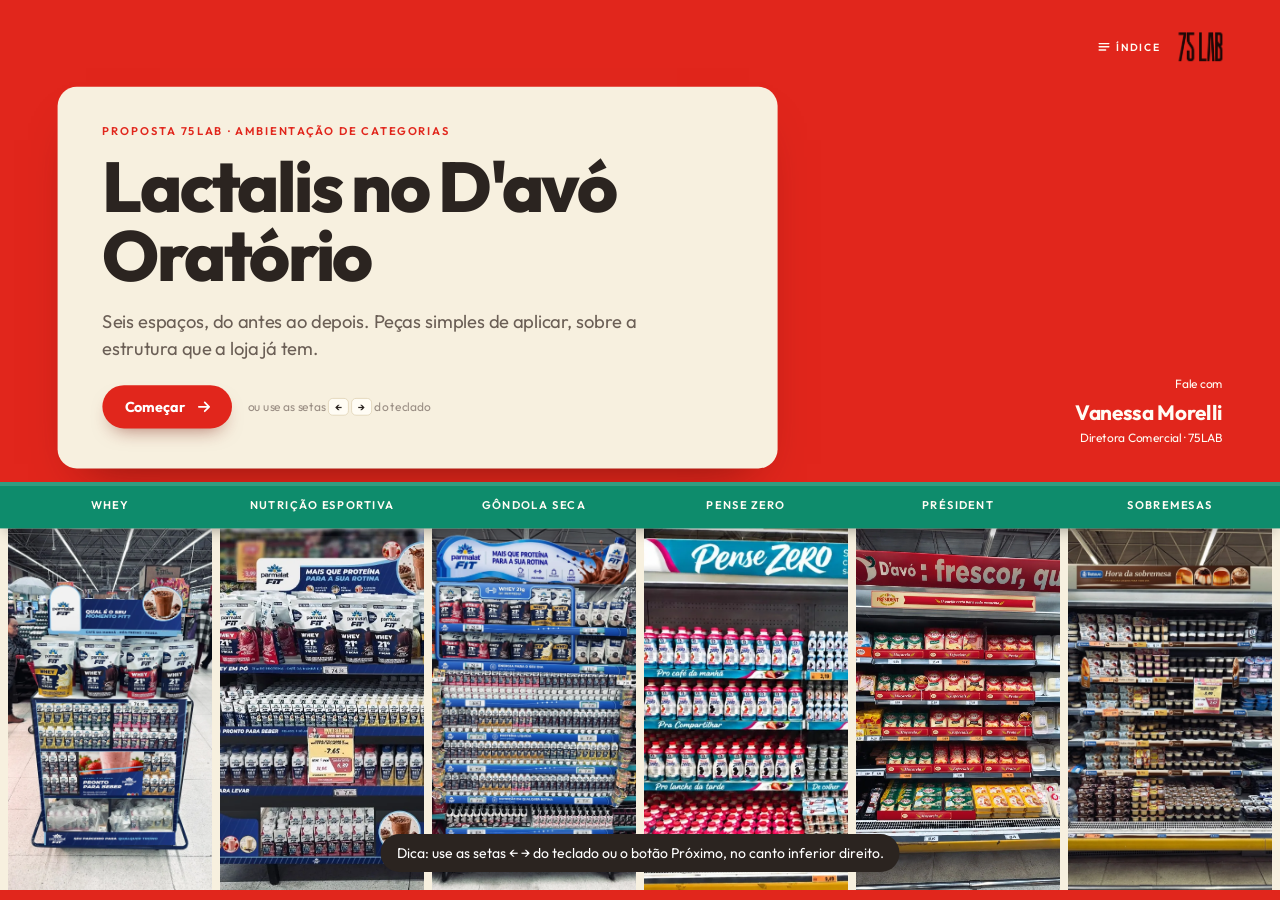
<file: index.html>
<!doctype html>
<html lang="pt-BR">
<head>
<meta charset="utf-8">
<meta name="viewport" content="width=device-width, initial-scale=1">
<title>Lactalis no D'avó Oratório · 75LAB</title>
<meta name="description" content="Ambientação de categorias Lactalis no D'avó Oratório: seis espaços, do antes ao depois, com peças simples de aplicar. Proposta 75LAB.">
<meta property="og:title" content="Lactalis no D'avó Oratório · 75LAB">
<meta property="og:description" content="Seis espaços, do antes ao depois: Parmalat Fit, Batavo Pense Zero, Président e Sobremesas Batavo.">
<meta property="og:image" content="https://projetos.75lab.com.br/lactalis-davo-oratorio/assets/img/og.jpg">
<meta property="og:type" content="website">
<meta name="theme-color" content="#E1261C">
<link rel="preconnect" href="https://fonts.googleapis.com">
<link rel="preconnect" href="https://fonts.gstatic.com" crossorigin>
<link rel="stylesheet" href="https://fonts.googleapis.com/css2?family=Outfit:wght@300..900&display=swap">
<link rel="stylesheet" href="assets/css/deck.css">
</head>
<body data-theme="red">

<main id="stage" aria-live="polite">

  <!-- Faixa da fachada: vermelho e verde do D'avó -->
  <div id="band" aria-hidden="true"></div>

  <header id="top">
    <button id="menuBtn" class="hb" type="button" aria-haspopup="dialog"><svg viewBox="0 0 16 16" aria-hidden="true"><path d="M2 4h12M2 8h12M2 12h8"/></svg>Índice</button>
    <img class="lab-logo" src="assets/img/brand/75lab-black.png" alt="75LAB" width="185" height="120">
  </header>

  <footer id="foot">
    <span class="who">Lactalis × D'avó Oratório</span>
    <nav id="spaces" aria-label="Espaços"></nav>
    <span id="count">01 / 15</span>
  </footer>
  <nav id="pager" aria-label="Navegação">
    <button id="cprev" type="button" aria-label="Tela anterior"><svg viewBox="0 0 24 24" aria-hidden="true"><path d="M19 12H6M11 6l-6 6 6 6"/></svg></button>
    <button id="cnext" type="button"><span><small>Próximo</small><b id="nextT">O contexto</b></span><svg viewBox="0 0 24 24" aria-hidden="true"><path d="M5 12h13M13 6l6 6-6 6"/></svg></button>
  </nav>

  <!-- ================================================================ 01 CAPA -->
  <section class="slide cover" id="capa" data-short="Capa" data-theme="red" data-title="Capa">
    <div class="wall">
      <div class="sign rv">
        <p class="eyebrow">Proposta 75LAB · Ambientação de categorias</p>
        <h1>Lactalis no D'avó Oratório</h1>
        <p class="lead">Seis espaços, do antes ao depois. Peças simples de aplicar, sobre a estrutura que a loja já tem.</p>
        <div class="start">
          <button type="button" class="cta" data-goto="contexto">Começar<svg viewBox="0 0 24 24" aria-hidden="true"><path d="M5 12h13M13 6l6 6-6 6"/></svg></button>
          <span class="hint-d">ou use as setas <kbd>←</kbd> <kbd>→</kbd> do teclado</span>
          <span class="hint-m">Role a página para ver os seis espaços</span>
        </div>
      </div>
      <p class="by rv" style="--d:2">Fale com<b>Vanessa Morelli</b>Diretora Comercial · 75LAB</p>
    </div>
    <div class="awning" aria-hidden="true"></div>
    <div class="vitrine">
      <a href="#whey" data-goto="whey" class="rv" style="--d:3"><span>Whey</span><img src="assets/img/whey/a-depois.webp" alt="Ilha quadrada Parmalat Fit depois" style="object-position:50% 28%"></a>
      <a href="#nutricao" data-goto="nutricao" class="rv" style="--d:4"><span>Nutrição esportiva</span><img src="assets/img/nutricao/a-depois.webp" alt="Ilha de nutrição esportiva depois" style="object-position:30% 30%"></a>
      <a href="#seca" data-goto="seca" class="rv" style="--d:5"><span>Gôndola seca</span><img src="assets/img/seca/depois.webp" alt="Gôndola seca Parmalat Fit depois" style="object-position:50% 14%"></a>
      <a href="#pensezero" data-goto="pensezero" class="rv" style="--d:6"><span>Pense Zero</span><img src="assets/img/pensezero/depois.webp" alt="Ponta refrigerada Pense Zero depois" style="object-position:32% 40%"></a>
      <a href="#president" data-goto="president" class="rv" style="--d:7"><span>Président</span><img src="assets/img/president/premium.webp" alt="Gôndola Président depois" style="object-position:50% 18%"></a>
      <a href="#sobremesas" data-goto="sobremesas" class="rv" style="--d:8"><span>Sobremesas</span><img src="assets/img/sobremesas/f-depois.webp" alt="Gôndola de sobremesas Batavo depois" style="object-position:50% 12%"></a>
    </div>
    <aside class="notes" hidden><p>Abrir pela promessa: seis espaços que já existem, transformados com peças que a loja aplica sem trocar nenhum móvel. As fotos são montagens sobre as fotos da visita técnica.</p></aside>
  </section>

  <!-- ================================================================ 02 CONTEXTO -->
  <section class="slide ctx" id="contexto" data-short="O contexto" data-theme="cream" data-title="O contexto">
    <div class="pad">
      <div class="ctx-top">
        <div>
          <p class="eyebrow rv">O contexto</p>
          <h2 class="rv" style="--d:1">Seis espaços Lactalis que já existem na loja.</h2>
          <p class="sub rv" style="--d:2">A ambientação veste cada espaço com a marca sem trocar o móvel: as peças entram na sanefa, no mastro, no trilho de preço, nas placas e nas prateleiras. As etiquetas de preço do D'avó continuam no lugar.</p>
        </div>
        <ul class="stats rv" style="--d:3">
          <li><b>6</b>espaços</li>
          <li><b>132</b>peças no kit</li>
          <li><b>0</b>móvel novo</li>
        </ul>
      </div>
      <div class="ctx-mid rv" style="--d:4">
        <p class="lbl">A loja hoje</p>
        <p class="guide">Como ler: cada espaço numa tela, com o <b>1</b>antes e depois, as <b>2</b>peças e <b>3</b>como aplicar.</p>
      </div>
      <div class="today">
        <a href="#whey" data-goto="whey" class="rv" style="--d:4"><img src="assets/img/whey/a-antes.webp" alt="Ilha quadrada hoje" style="object-position:50% 45%"><span><b>01</b>Ilha quadrada<small>Parmalat Fit</small></span></a>
        <a href="#nutricao" data-goto="nutricao" class="rv" style="--d:5"><img src="assets/img/nutricao/a-antes.webp" alt="Ilha de nutrição esportiva hoje" style="object-position:30% 50%"><span><b>02</b>Ilha de nutrição<small>Parmalat Fit</small></span></a>
        <a href="#seca" data-goto="seca" class="rv" style="--d:6"><img src="assets/img/seca/antes.webp" alt="Gôndola seca hoje" style="object-position:50% 35%"><span><b>03</b>Gôndola seca<small>Parmalat Fit</small></span></a>
        <a href="#pensezero" data-goto="pensezero" class="rv" style="--d:7"><img src="assets/img/pensezero/antes.webp" alt="Ponta refrigerada Pense Zero hoje" style="object-position:38% 50%"><span><b>04</b>Ponta refrigerada<small>Batavo Pense Zero</small></span></a>
        <a href="#president" data-goto="president" class="rv" style="--d:8"><img src="assets/img/president/antes.webp" alt="Gôndola Président hoje" style="object-position:45% 40%"><span><b>05</b>Gôndola fria<small>Président</small></span></a>
        <a href="#sobremesas" data-goto="sobremesas" class="rv" style="--d:9"><img src="assets/img/sobremesas/f-antes.webp" alt="Gôndola de sobremesas hoje" style="object-position:50% 40%"><span><b>06</b>Gôndola fria<small>Sobremesas Batavo</small></span></a>
      </div>
    </div>
    <aside class="notes" hidden><p>Um minuto de contexto: seis pontos, quatro marcas, e a regra de não trocar móvel nem tirar o preço do D'avó do lugar. A partir daqui, cada espaço tem uma tela: o antes e depois, as peças e como aplicar.</p></aside>
  </section>

  <!-- ================================================================ 01 ILHA QUADRADA WHEY -->
  <section class="slide sp" id="whey" data-sp="whey" data-short="Whey" data-theme="cream" data-title="Ilha quadrada Whey" style="--bc:#1E3E94">
    <div class="pad">
      <header class="sp-head">
        <div>
          <p class="brand rv"><b>01</b>Parmalat Fit</p>
          <h2 class="rv" style="--d:1">Ilha quadrada Whey</h2>
        </div>
        <div class="views rv" style="--d:2" role="group" aria-label="Vistas">
          <span class="vl">Troque a vista</span>
          <button type="button" class="on" data-antes="assets/img/whey/a-antes.webp" data-depois="assets/img/whey/a-depois.webp" data-ar="0.5625" data-cap="Face A · frente">Frente</button>
          <button type="button" data-antes="assets/img/whey/b-antes.webp" data-depois="assets/img/whey/b-depois.webp" data-ar="0.5625" data-cap="Face B · lateral esquerda">Lateral esquerda</button>
          <button type="button" data-antes="assets/img/whey/c-antes.webp" data-depois="assets/img/whey/c-depois.webp" data-ar="0.5625" data-cap="Face C · lateral direita">Lateral direita</button>
        </div>
      </header>
      <div class="sp-body">
        <div class="cmp" data-ar="0.5625">
          <img class="ia" src="assets/img/whey/a-antes.webp" alt="Ilha quadrada antes" draggable="false">
          <img class="id" src="assets/img/whey/a-depois.webp" alt="Ilha quadrada depois" draggable="false">
          <span class="tg ta">Antes</span><span class="tg td">Depois</span>
          <div class="handle" tabindex="0" role="slider" aria-label="Arraste para comparar o antes e o depois" aria-valuemin="0" aria-valuemax="100" aria-valuenow="50"><i></i></div>
          <span class="hint">Arraste para comparar</span>
          <button type="button" class="cz" aria-label="Ampliar as fotos"></button>
        </div>
        <div class="side">
          <div class="kit rv" style="--d:3">
            <p class="lbl">As peças</p>
            <p class="sum">1 testeira e 15 adesivos, por cima do que já existe.</p>
            <p class="est"><small>Investimento total</small><b>R$ 1.270,93*</b><span class="opc">* Valores estimados</span></p>
          </div>
          <div class="mesa rv" style="--d:3">
            <div class="mi">
            <div class="row">
              <figure class="pc" style="--w:80;--h:93"><button type="button" class="pz" data-zoom="assets/img/whey/p3-painel-janela.webp" data-gallery="whey" data-caption="3 · Adesivo do painel com janela|Vinil · janela vazada igual à atual"><img src="assets/img/whey/p3-painel-janela.webp" alt="Adesivo do painel com janela"></button><figcaption><b>3</b><span>Painel com janela</span><em>1 un.</em></figcaption></figure>
              <figure class="pc" style="--w:39;--h:93"><button type="button" class="pz" data-zoom="assets/img/whey/p4-painel-lateral.webp" data-gallery="whey" data-caption="4 · Adesivo do painel lateral|Vinil"><img src="assets/img/whey/p4-painel-lateral.webp" alt="Adesivo do painel lateral"></button><figcaption><b>4</b><span>Painel lateral</span><em>1 un.</em></figcaption></figure>
              <figure class="pc" style="--w:28;--h:95"><div class="duo"><button type="button" class="pz" data-zoom="assets/img/whey/p6-coluna-larga.webp" data-gallery="whey" data-caption="6 · Adesivo da coluna larga|Vinil"><img src="assets/img/whey/p6-coluna-larga.webp" alt="Adesivo da coluna larga" style="--w:18;--h:93"></button><button type="button" class="pz" data-zoom="assets/img/whey/p6-coluna.webp" data-gallery="whey" data-caption="6 · Adesivo das colunas|Vinil"><img src="assets/img/whey/p6-coluna.webp" alt="Adesivo da coluna" style="--w:4;--h:95"></button></div><figcaption><b>6</b><span>Colunas</span><em>5 un.</em></figcaption></figure>
              <div class="col">
                <figure class="pc" style="--w:78;--h:34"><button type="button" class="pz" data-zoom="assets/img/whey/p1-testeira.webp" data-gallery="whey" data-caption="1 · Testeira dupla face|PS com faca especial"><img src="assets/img/whey/p1-testeira.webp" alt="Testeira dupla face"></button><figcaption><b>1</b><span>Testeira dupla face</span><em>1 un.</em></figcaption></figure>
                <div class="row">
                  <figure class="pc" style="--w:34;--h:31"><button type="button" class="pz" data-zoom="assets/img/whey/p2-placa-central.webp" data-gallery="whey" data-caption="2 · Adesivo da placa central|Vinil · frente e fundo"><img src="assets/img/whey/p2-placa-central.webp" alt="Adesivo da placa central"></button><figcaption><b>2</b><span>Placa central</span><em>2 un.</em></figcaption></figure>
                  <figure class="pc" style="--w:12;--h:12"><button type="button" class="pz" data-zoom="assets/img/whey/p8-triangulo.webp" data-gallery="whey" data-caption="8 · Adesivo do triângulo do topo|Vinil"><img src="assets/img/whey/p8-triangulo.webp" alt="Adesivo do triângulo"></button><figcaption><b>8</b><span>Triângulo</span><em>2 un.</em></figcaption></figure>
                </div>
                <figure class="pc" style="--w:80;--h:10"><button type="button" class="pz" data-zoom="assets/img/whey/p5-rodape.webp" data-gallery="whey" data-caption="5 · Adesivo do rodapé|Vinil · nas 4 faces"><img src="assets/img/whey/p5-rodape.webp" alt="Adesivo do rodapé"></button><figcaption><b>5</b><span>Rodapé</span><em>4 un.</em></figcaption></figure>
                <figure class="pc" style="--w:80;--h:2"><button type="button" class="pz" data-zoom="assets/img/whey/p7-borda.webp" data-gallery="whey" data-caption="7 · Fita de borda|Vinil"><img src="assets/img/whey/p7-borda.webp" alt="Fita de borda"></button><figcaption><b>7</b><span>Fita de borda</span><em>6,7 m</em></figcaption></figure>
              </div>
            </div>
        </div>
          </div>
          <div class="how rv" style="--d:4">
            <p class="lbl">Como aplica</p>
            <div class="hw">
          <div class="mc"><i class="pg" data-pg="mastro"></i><h3>Na mesma fixação da testeira atual</h3><span class="pn">Peça 1</span></div>
          <div class="mc"><i class="pg" data-pg="adesivo"></i><h3>Adesivo por cima das placas</h3><span class="pn">Peças 2 a 6 e 8</span></div>
          <div class="mc"><i class="pg" data-pg="fita"></i><h3>Fita rente à borda</h3><span class="pn">Peça 7</span></div>
            </div>
          </div>
        </div>
      </div>
    </div>
    <aside class="notes" hidden><p>A estrutura da ilha não muda. Entra uma testeira sobre a atual e adesivos sobre as placas, sem nada na frente das aberturas. As abas mostram as outras duas faces.</p></aside>
  </section>

  <!-- ================================================================ 02 ILHA DE NUTRIÇÃO ESPORTIVA -->
  <section class="slide sp" id="nutricao" data-sp="nutricao" data-short="Nutrição esportiva" data-theme="cream" data-title="Ilha de nutrição esportiva" style="--bc:#1E3E94">
    <div class="pad">
      <header class="sp-head">
        <div>
          <p class="brand rv"><b>02</b>Parmalat Fit</p>
          <h2 class="rv" style="--d:1">Ilha de nutrição esportiva</h2>
        </div>
        <div class="views rv" style="--d:2" role="group" aria-label="Vistas">
          <span class="vl">Troque a vista</span>
          <button type="button" class="on" data-antes="assets/img/nutricao/a-antes.webp" data-depois="assets/img/nutricao/a-depois.webp" data-ar="1.0707" data-cap="Lado longo A · trecho Parmalat Fit">Lado longo</button>
          <button type="button" data-antes="assets/img/nutricao/b-antes.webp" data-depois="assets/img/nutricao/b-depois.webp" data-ar="0.535" data-cap="Cabeceira B">Cabeceira</button>
        </div>
      </header>
      <div class="sp-body">
        <div class="cmp" data-ar="1.0707">
          <img class="ia" src="assets/img/nutricao/a-antes.webp" alt="Ilha de nutrição antes" draggable="false">
          <img class="id" src="assets/img/nutricao/a-depois.webp" alt="Ilha de nutrição depois" draggable="false">
          <span class="tg ta">Antes</span><span class="tg td">Depois</span>
          <div class="handle" tabindex="0" role="slider" aria-label="Arraste para comparar o antes e o depois" aria-valuemin="0" aria-valuemax="100" aria-valuenow="50"><i></i></div>
          <span class="hint">Arraste para comparar</span>
          <button type="button" class="cz" aria-label="Ampliar as fotos"></button>
        </div>
        <div class="side">
          <div class="kit rv" style="--d:3">
            <p class="lbl">As peças</p>
            <p class="sum">Réguas no trilho e peças que ficam em pé sozinhas.</p>
            <p class="est"><small>Investimento total</small><b>R$ 2.785,43*</b><span class="opc">* Valores estimados</span></p>
          </div>
          <div class="mesa rv" style="--d:3">
            <div class="mi">
            <div class="row">
              <figure class="pc" style="--w:110;--h:62"><button type="button" class="pz" data-zoom="assets/img/nutricao/p7-testeira-central.webp" data-gallery="nutricao" data-caption="7 · Testeira central em T|2 placas de PS em L, dupla face"><img src="assets/img/nutricao/p7-testeira-central.webp" alt="Testeira central em T"></button><figcaption><b>7</b><span>Testeira em T</span><em>1 conjunto</em></figcaption></figure>
              <figure class="pc" style="--w:40;--h:64"><div class="stk"><button type="button" class="pz" data-zoom="assets/img/nutricao/p3-placa-marca.webp" data-gallery="nutricao" data-caption="3 · Placa de base · marca e sabores|PS com pé de apoio"><img src="assets/img/nutricao/p3-placa-marca.webp" alt="Placa de base marca e sabores" style="--w:40;--h:20"></button><button type="button" class="pz" data-zoom="assets/img/nutricao/p4-placa-shake.webp" data-gallery="nutricao" data-caption="4 · Placa de base · shake|PS com pé de apoio"><img src="assets/img/nutricao/p4-placa-shake.webp" alt="Placa de base shake" style="--w:40;--h:20"></button><button type="button" class="pz" data-zoom="assets/img/nutricao/p5-placa-momentos.webp" data-gallery="nutricao" data-caption="5 · Placa de base · momentos|PS com pé de apoio"><img src="assets/img/nutricao/p5-placa-momentos.webp" alt="Placa de base momentos" style="--w:40;--h:20"></button></div><figcaption><b>3–5</b><span>Placas de base</span><em>5 un.</em></figcaption></figure>
            </div>
            <div class="row">
              <figure class="pc" style="--w:130;--h:14"><div class="stk"><button type="button" class="pz" data-zoom="assets/img/nutricao/p1-regua-whey.webp" data-gallery="nutricao" data-caption="1 · Régua · Whey em pó|PS"><img src="assets/img/nutricao/p1-regua-whey.webp" alt="Régua Whey em pó" style="--w:130;--h:4"></button><button type="button" class="pz" data-zoom="assets/img/nutricao/p1-regua-pronto.webp" data-gallery="nutricao" data-caption="1 · Régua · Pronto para beber|PS"><img src="assets/img/nutricao/p1-regua-pronto.webp" alt="Régua Pronto para beber" style="--w:130;--h:4"></button><button type="button" class="pz" data-zoom="assets/img/nutricao/p1-regua-levar.webp" data-gallery="nutricao" data-caption="1 · Régua · Para levar|PS"><img src="assets/img/nutricao/p1-regua-levar.webp" alt="Régua Para levar" style="--w:130;--h:4"></button></div><figcaption><b>1</b><span>Réguas dos lados</span><em>6 un.</em></figcaption></figure>
              <div class="col">
                <figure class="pc" style="--w:90;--h:9"><div class="stk"><button type="button" class="pz" data-zoom="assets/img/nutricao/p2-regua90-whey.webp" data-gallery="nutricao" data-caption="2 · Régua da cabeceira · Whey em pó|PS"><img src="assets/img/nutricao/p2-regua90-whey.webp" alt="Régua da cabeceira Whey em pó" style="--w:90;--h:4"></button><button type="button" class="pz" data-zoom="assets/img/nutricao/p2-regua90-pronto.webp" data-gallery="nutricao" data-caption="2 · Régua da cabeceira · Pronto para beber|PS"><img src="assets/img/nutricao/p2-regua90-pronto.webp" alt="Régua da cabeceira Pronto para beber" style="--w:90;--h:4"></button></div><figcaption><b>2</b><span>Réguas da cabeceira</span><em>3 un.</em></figcaption></figure>
                <figure class="pc" style="--w:90;--h:3"><button type="button" class="pz" data-zoom="assets/img/nutricao/p6-rodape.webp" data-gallery="nutricao" data-caption="6 · Faixa de rodapé|Vinil adesivo · só logo e grafismo"><img src="assets/img/nutricao/p6-rodape.webp" alt="Faixa de rodapé" style="--w:90;--h:2.1"></button><figcaption><b>6</b><span>Faixa de rodapé</span><em>3,8 m</em></figcaption></figure>
              </div>
            </div>
        </div>
          </div>
          <div class="how rv" style="--d:4">
            <p class="lbl">Como aplica</p>
            <div class="hw">
          <div class="mc"><i class="pg" data-pg="trilho"></i><h3>Encaixa no trilho de preço</h3><span class="pn">Peças 1 e 2</span></div>
          <div class="mc"><i class="pg" data-pg="empe"></i><h3>Fica em pé sozinha</h3><span class="pn">Peças 3, 4, 5 e 7</span></div>
          <div class="mc"><i class="pg" data-pg="rodape"></i><h3>Faixa adesiva na base</h3><span class="pn">Peça 6</span></div>
            </div>
          </div>
        </div>
      </div>
    </div>
    <aside class="notes" hidden><p>Metade da ilha é Parmalat Fit e metade é concorrência. A testeira em T marca o trecho Fit sem prender nada no móvel; as réguas organizam por tipo: whey em pó, pronto para beber e para levar.</p></aside>
  </section>

  <!-- ================================================================ 03 PONTA DE GÔNDOLA SECA -->
  <section class="slide sp" id="seca" data-sp="seca" data-short="Gôndola seca" data-theme="cream" data-title="Ponta de gôndola seca" style="--bc:#1E3E94">
    <div class="pad">
      <header class="sp-head">
        <div>
          <p class="brand rv"><b>03</b>Parmalat Fit</p>
          <h2 class="rv" style="--d:1">Ponta de gôndola seca</h2>
        </div>
        
      </header>
      <div class="sp-body">
        <div class="cmp" data-ar="0.5625">
          <img class="ia" src="assets/img/seca/antes.webp" alt="Gôndola seca antes" draggable="false">
          <img class="id" src="assets/img/seca/depois.webp" alt="Gôndola seca depois" draggable="false">
          <span class="tg ta">Antes</span><span class="tg td">Depois</span>
          <div class="handle" tabindex="0" role="slider" aria-label="Arraste para comparar o antes e o depois" aria-valuemin="0" aria-valuemax="100" aria-valuenow="50"><i></i></div>
          <span class="hint">Arraste para comparar</span>
          <button type="button" class="cz" aria-label="Ampliar as fotos"></button>
        </div>
        <div class="side">
          <div class="kit rv" style="--d:3">
            <p class="lbl">As peças</p>
            <p class="sum">Uma testeira, uma moldura e sete réguas no trilho.</p>
            <p class="est"><small>Investimento total</small><b>R$ 1.442,08*</b><span class="opc">* Valores estimados</span></p>
          </div>
          <div class="mesa rv" style="--d:3">
            <div class="mi">
            <div class="row">
              <div class="col">
                <figure class="pc" style="--w:133;--h:34"><button type="button" class="pz" data-zoom="assets/img/seca/p1-testeira.webp" data-gallery="seca" data-caption="1 · Testeira com faca especial|PS"><img src="assets/img/seca/p1-testeira.webp" alt="Testeira com faca especial"></button><figcaption><b>1</b><span>Testeira com faca especial</span><em>1 un.</em></figcaption></figure>
                <figure class="pc" style="--w:130;--h:26"><div class="stk"><button type="button" class="pz" data-zoom="assets/img/seca/p3-regua-energia.webp" data-gallery="seca" data-caption="3 · Régua · Energia para o seu dia|Café da manhã"><img src="assets/img/seca/p3-regua-energia.webp" alt="Régua Energia para o seu dia" style="--w:130;--h:5.8"></button><button type="button" class="pz" data-zoom="assets/img/seca/p3-regua-grafica.webp" data-gallery="seca" data-caption="3 · Régua gráfica|Sem texto"><img src="assets/img/seca/p3-regua-grafica.webp" alt="Régua gráfica" style="--w:130;--h:5.8"></button><button type="button" class="pz" data-zoom="assets/img/seca/p3-regua-proteina.webp" data-gallery="seca" data-caption="3 · Régua · Proteína líquida|Leve e prática"><img src="assets/img/seca/p3-regua-proteina.webp" alt="Régua Proteína líquida" style="--w:130;--h:5.8"></button><button type="button" class="pz" data-zoom="assets/img/seca/p3-regua-nutricao.webp" data-gallery="seca" data-caption="3 · Régua · Nutrição em qualquer rotina|Pré e pós-treino"><img src="assets/img/seca/p3-regua-nutricao.webp" alt="Régua Nutrição em qualquer rotina" style="--w:130;--h:5.8"></button></div><figcaption><b>3</b><span>Réguas</span><em>7 un.</em></figcaption></figure>
              </div>
              <figure class="pc" style="--w:96;--h:56"><button type="button" class="pz" data-zoom="assets/img/seca/p2-moldura.webp" data-gallery="seca" data-caption="2 · Moldura vazada · whey em pó|PS"><img src="assets/img/seca/p2-moldura.webp" alt="Moldura vazada do whey em pó"></button><figcaption><b>2</b><span>Moldura vazada</span><em>1 un.</em></figcaption></figure>
            </div>
        </div>
          </div>
          <div class="how rv" style="--d:4">
            <p class="lbl">Como aplica</p>
            <div class="hw">
          <div class="mc"><i class="pg" data-pg="montantes"></i><h3>Apoiada nos montantes</h3><span class="pn">Peça 1</span></div>
          <div class="mc"><i class="pg" data-pg="vhb"></i><h3>Moldura com fita VHB</h3><span class="pn">Peça 2</span></div>
          <div class="mc"><i class="pg" data-pg="trilho"></i><h3>Encaixa no trilho de preço</h3><span class="pn">Peça 3</span></div>
            </div>
          </div>
        </div>
      </div>
    </div>
    <aside class="notes" hidden><p>A gôndola ganha leitura de cima para baixo: a testeira chama, a moldura destaca o whey em pó e as réguas alternam frase e grafismo, sempre com a mesma margem.</p></aside>
  </section>

  <!-- ================================================================ 04 PONTA REFRIGERADA -->
  <section class="slide sp" id="pensezero" data-sp="pensezero" data-short="Pense Zero" data-theme="cream" data-title="Ponta refrigerada" style="--bc:#0B7FB4">
    <div class="pad">
      <header class="sp-head">
        <div>
          <p class="brand rv"><b>04</b>Batavo Pense Zero</p>
          <h2 class="rv" style="--d:1">Ponta refrigerada</h2>
        </div>
        <p class="fn rv" style="--d:2">O depois é a arte de referência.</p>
      </header>
      <div class="sp-body">
        <div class="cmp" data-ar="1.7778">
          <img class="ia" src="assets/img/pensezero/antes.webp" alt="Ponta refrigerada Pense Zero antes" draggable="false">
          <img class="id" src="assets/img/pensezero/depois.webp" alt="Ponta refrigerada Pense Zero depois" draggable="false">
          <span class="tg ta">Antes</span><span class="tg td">Depois</span>
          <div class="handle" tabindex="0" role="slider" aria-label="Arraste para comparar o antes e o depois" aria-valuemin="0" aria-valuemax="100" aria-valuenow="50"><i></i></div>
          <span class="hint">Arraste para comparar</span>
          <button type="button" class="cz" aria-label="Ampliar as fotos"></button>
        </div>
        <div class="side">
          <div class="kit rv" style="--d:3">
            <p class="lbl">As peças</p>
            <p class="sum">Testeira, adesivos no vidro e seis réguas por ocasião.</p>
            <p class="est"><small>Investimento total</small><b>R$ 2.965,00*</b><span class="opc">* Valores estimados, com os adesivos externos opcionais</span></p>
          </div>
          <div class="mesa rv" style="--d:3">
            <div class="mi">
            <figure class="pc" style="--w:230;--h:14.2"><button type="button" class="pz" data-zoom="assets/img/pensezero/p1-testeira.webp" data-gallery="pz" data-caption="1 · Testeira superior|PS com faca especial"><img src="assets/img/pensezero/p1-testeira.webp" alt="Testeira superior Pense Zero"></button><figcaption><b>1</b><span>Testeira</span><em>1 un.</em></figcaption></figure>
            <div class="row">
              <figure class="pc" style="--w:88;--h:130"><div class="duo"><button type="button" class="pz" data-zoom="assets/img/pensezero/p2-adesivo-esq.webp" data-gallery="pz" data-caption="2 · Adesivo lateral esquerdo|Vinil eletrostático"><img src="assets/img/pensezero/p2-adesivo-esq.webp" alt="Adesivo lateral esquerdo" style="--w:37;--h:130"></button><button type="button" class="pz" data-zoom="assets/img/pensezero/p2-adesivo-dir.webp" data-gallery="pz" data-caption="2 · Adesivo lateral direito|Vinil eletrostático"><img src="assets/img/pensezero/p2-adesivo-dir.webp" alt="Adesivo lateral direito" style="--w:46;--h:130"></button></div><figcaption><b>2</b><span>Adesivos laterais</span><em>2 un.</em></figcaption></figure>
              <figure class="pc" style="--w:108;--h:40"><div class="stk"><button type="button" class="pz" data-zoom="assets/img/pensezero/p4-regua-cafe.webp" data-gallery="pz" data-caption="4 · Régua · Pro café da manhã|PS ou PETG"><img src="assets/img/pensezero/p4-regua-cafe.webp" alt="Régua Pro café da manhã" style="--w:108;--h:5"></button><button type="button" class="pz" data-zoom="assets/img/pensezero/p4-regua-compartilhar.webp" data-gallery="pz" data-caption="4 · Régua · Pra compartilhar|PS ou PETG"><img src="assets/img/pensezero/p4-regua-compartilhar.webp" alt="Régua Pra compartilhar" style="--w:108;--h:5"></button><button type="button" class="pz" data-zoom="assets/img/pensezero/p4-regua-tarde.webp" data-gallery="pz" data-caption="4 · Régua · Pro lanche da tarde|PS ou PETG"><img src="assets/img/pensezero/p4-regua-tarde.webp" alt="Régua Pro lanche da tarde" style="--w:108;--h:5"></button><button type="button" class="pz" data-zoom="assets/img/pensezero/p4-regua-levar.webp" data-gallery="pz" data-caption="4 · Régua · Pra levar|PS ou PETG"><img src="assets/img/pensezero/p4-regua-levar.webp" alt="Régua Pra levar" style="--w:108;--h:5"></button><button type="button" class="pz" data-zoom="assets/img/pensezero/p4-regua-rapido.webp" data-gallery="pz" data-caption="4 · Régua · No seu lanche rápido|PS ou PETG"><img src="assets/img/pensezero/p4-regua-rapido.webp" alt="Régua No seu lanche rápido" style="--w:108;--h:5"></button><button type="button" class="pz" data-zoom="assets/img/pensezero/p4-regua-colher.webp" data-gallery="pz" data-caption="4 · Régua · De colher, de sobremesa|PS ou PETG"><img src="assets/img/pensezero/p4-regua-colher.webp" alt="Régua De colher" style="--w:108;--h:5"></button></div><figcaption><b>4</b><span>Réguas por ocasião</span><em>6 un.</em></figcaption></figure>
            </div>
        </div>
          </div>
          <div class="how rv" style="--d:4">
            <p class="lbl">Como aplica</p>
            <div class="hw">
          <div class="mc"><i class="pg" data-pg="vhb"></i><h3>Fita VHB na sanefa</h3><span class="pn">Peça 1</span></div>
          <div class="mc"><i class="pg" data-pg="estatico"></i><h3>Vinil eletrostático, sem cola</h3><span class="pn">Peça 2</span></div>
          <div class="mc"><i class="pg" data-pg="trilho"></i><h3>Encaixa no trilho de preço</h3><span class="pn">Peça 4</span></div>
            </div>
          </div>
        </div>
      </div>
    </div>
    <aside class="notes" hidden><p>O depois do Pense Zero é a arte de referência, não uma montagem sobre a foto da visita. As réguas levam o shopper por ocasião de consumo.</p></aside>
  </section>

  <!-- ================================================================ 05 GÔNDOLA FRIA DE QUEIJOS -->
  <section class="slide sp" id="president" data-sp="president" data-short="Président" data-theme="cream" data-title="Gôndola fria de queijos" style="--bc:#BE0F2D">
    <div class="pad">
      <header class="sp-head">
        <div>
          <p class="brand rv"><b>05</b>Président</p>
          <h2 class="rv" style="--d:1">Gôndola fria de queijos</h2>
        </div>
        <div class="views rv" style="--d:2" role="group" aria-label="Nível de acabamento">
          <span class="vl">Compare os acabamentos</span>
          <button type="button" class="on" data-antes="assets/img/president/antes.webp" data-depois="assets/img/president/premium.webp" data-ar="0.6079" data-cap="Premium · testeira em ACM champanhe">Premium</button>
          <button type="button" data-antes="assets/img/president/antes.webp" data-depois="assets/img/president/economica.webp" data-ar="0.6079" data-cap="Econômica · testeira em PS vermelho">Econômica</button>
        </div>
      </header>
      <div class="sp-body">
        <div class="cmp" data-ar="0.6079">
          <img class="ia" src="assets/img/president/antes.webp" alt="Gôndola Président antes" draggable="false">
          <img class="id" src="assets/img/president/premium.webp" alt="Gôndola Président depois" draggable="false">
          <span class="tg ta">Antes</span><span class="tg td">Depois</span>
          <div class="handle" tabindex="0" role="slider" aria-label="Arraste para comparar o antes e o depois" aria-valuemin="0" aria-valuemax="100" aria-valuenow="50"><i></i></div>
          <span class="hint">Arraste para comparar</span>
          <button type="button" class="cz" aria-label="Ampliar as fotos"></button>
        </div>
        <div class="side">
          <div class="kit rv" style="--d:3">
            <p class="lbl">As peças</p>
            <p class="sum">Bandejas que montam sem cola e cartões que trocam por cima.</p>
            <p class="est"><small>Investimento total</small><b>R$ 2.258,30*</b><span class="opc">* Valores estimados</span></p>
          </div>
          <div class="mesa rv" style="--d:3">
            <div class="mi">
            <figure class="pc" style="--w:93;--h:20"><div class="stk"><button type="button" class="pz" data-zoom="assets/img/president/p1-testeira-premium.webp" data-gallery="pres" data-caption="1 · Testeira premium|ACM champanhe escovado"><img src="assets/img/president/p1-testeira-premium.webp" alt="Testeira premium" style="--w:93;--h:9.2"></button><button type="button" class="pz" data-zoom="assets/img/president/p1-testeira-economica.webp" data-gallery="pres" data-caption="1 · Testeira econômica|PS vermelho"><img src="assets/img/president/p1-testeira-economica.webp" alt="Testeira econômica" style="--w:93;--h:9.2"></button></div><figcaption><b>1</b><span>Testeira · premium e econômica</span><em>1 un.</em></figcaption></figure>
            <div class="row">
              <figure class="pc" style="--w:44;--h:32.7"><button type="button" class="pz" data-zoom="assets/img/president/p2-bandeja-3d.webp" data-gallery="pres" data-caption="2 · Bandeja de polionda|Uma peça só, montada sem cola · 13 de prateleira e 1 do poço"><img src="assets/img/president/p2-bandeja-3d.webp" alt="Bandeja de polionda montada"></button><figcaption><b>2</b><span>Bandejas de polionda</span><em>14 un.</em></figcaption></figure>
              <div class="col">
                <figure class="pc" style="--w:30;--h:5"><button type="button" class="pz" data-zoom="assets/img/president/p2-frente-bandeja.webp" data-gallery="pres" data-caption="4 · Frente da bandeja com o bolso|PVC cristal, aberto em cima"><img src="assets/img/president/p2-frente-bandeja.webp" alt="Frente da bandeja com o bolso"></button><figcaption><b>4</b><span>Bolso de PVC</span><em>13 un.</em></figcaption></figure>
                <figure class="pc" style="--w:27.8;--h:13.4"><div class="stk"><button type="button" class="pz" data-zoom="assets/img/president/p5-cartao-mucarela.webp" data-gallery="pres" data-caption="5 · Cartão · Muçarela|PS"><img src="assets/img/president/p5-cartao-mucarela.webp" alt="Cartão Muçarela" style="--w:27.8;--h:3.8"></button><button type="button" class="pz" data-zoom="assets/img/president/p5-cartao-especiais.webp" data-gallery="pres" data-caption="5 · Cartão · Especiais|PS"><img src="assets/img/president/p5-cartao-especiais.webp" alt="Cartão Especiais" style="--w:27.8;--h:3.8"></button><button type="button" class="pz" data-zoom="assets/img/president/p5-cartao-prato.webp" data-gallery="pres" data-caption="5 · Cartão · Prato|PS"><img src="assets/img/president/p5-cartao-prato.webp" alt="Cartão Prato" style="--w:27.8;--h:3.8"></button></div><figcaption><b>5</b><span>Cartões de família</span><em>13 un.</em></figcaption></figure>
              </div>
              <div class="col">
                <figure class="pc" style="--w:27.8;--h:13.4"><div class="stk"><button type="button" class="pz" data-zoom="assets/img/president/p5-cartao-minas.webp" data-gallery="pres" data-caption="5 · Cartão · Minas|PS"><img src="assets/img/president/p5-cartao-minas.webp" alt="Cartão Minas" style="--w:27.8;--h:3.8"></button><button type="button" class="pz" data-zoom="assets/img/president/p5-cartao-gouda.webp" data-gallery="pres" data-caption="5 · Cartão · Gouda|PS"><img src="assets/img/president/p5-cartao-gouda.webp" alt="Cartão Gouda" style="--w:27.8;--h:3.8"></button><button type="button" class="pz" data-zoom="assets/img/president/p5-cartao-ralado.webp" data-gallery="pres" data-caption="5 · Cartão · Ralado|PS"><img src="assets/img/president/p5-cartao-ralado.webp" alt="Cartão Ralado" style="--w:27.8;--h:3.8"></button></div><figcaption><b>5</b><span>Mais três famílias</span><em>6 un.</em></figcaption></figure>
                <figure class="pc" style="--w:18;--h:9"><div class="duo"><button type="button" class="pz" data-zoom="assets/img/president/p6-wobbler-mucarela.webp" data-gallery="pres" data-caption="6 · Wobbler · Lasanha|PS frente e verso"><img src="assets/img/president/p6-wobbler-mucarela.webp" alt="Wobbler Lasanha" style="--w:8;--h:9"></button><button type="button" class="pz" data-zoom="assets/img/president/p6-wobbler-prato.webp" data-gallery="pres" data-caption="6 · Wobbler · Hambúrguer|PS frente e verso"><img src="assets/img/president/p6-wobbler-prato.webp" alt="Wobbler Hambúrguer" style="--w:8;--h:9"></button></div><figcaption><b>6</b><span>Wobblers</span><em>2 un.</em></figcaption></figure>
              </div>
            </div>
        </div>
          </div>
          <div class="how rv" style="--d:4">
            <p class="lbl">Como aplica</p>
            <div class="hw">
          <div class="mc"><i class="pg" data-pg="bandeja"></i><h3>Bandeja monta sem cola, em 1 minuto</h3><span class="pn">Peça 2</span></div>
          <div class="mc"><i class="pg" data-pg="cartao"></i><h3>Cartão troca por cima</h3><span class="pn">Peças 4 e 5</span></div>
          <div class="mc"><i class="pg" data-pg="vhb"></i><h3>Testeira com fita VHB</h3><span class="pn">Peça 1</span></div>
            </div>
          </div>
        </div>
      </div>
    </div>
    <aside class="notes" hidden><p>O hero do projeto. Nada acima do letreiro do D'avó, nada nas laterais. As abas mostram a versão premium (testeira em ACM champanhe) e a econômica (PS vermelho).</p></aside>
  </section>

  <!-- ================================================================ 06 GÔNDOLA DE SOBREMESAS -->
  <section class="slide sp" id="sobremesas" data-sp="sobremesas" data-short="Sobremesas" data-theme="cream" data-title="Gôndola de sobremesas" style="--bc:#4E2C1B">
    <div class="pad">
      <header class="sp-head">
        <div>
          <p class="brand rv"><b>06</b>Sobremesas Batavo</p>
          <h2 class="rv" style="--d:1">Gôndola de sobremesas</h2>
        </div>
        <div class="views rv" style="--d:2" role="group" aria-label="Vistas">
          <span class="vl">Troque a vista</span>
          <button type="button" class="on" data-antes="assets/img/sobremesas/f-antes.webp" data-depois="assets/img/sobremesas/f-depois.webp" data-ar="0.5625" data-cap="Vista frontal">Frontal</button>
          <button type="button" data-antes="assets/img/sobremesas/a-antes.webp" data-depois="assets/img/sobremesas/a-depois.webp" data-ar="0.5625" data-cap="Em ângulo">Em ângulo</button>
        </div>
      </header>
      <div class="sp-body">
        <div class="cmp" data-ar="0.5625">
          <img class="ia" src="assets/img/sobremesas/f-antes.webp" alt="Gôndola de sobremesas antes" draggable="false">
          <img class="id" src="assets/img/sobremesas/f-depois.webp" alt="Gôndola de sobremesas depois" draggable="false">
          <span class="tg ta">Antes</span><span class="tg td">Depois</span>
          <div class="handle" tabindex="0" role="slider" aria-label="Arraste para comparar o antes e o depois" aria-valuemin="0" aria-valuemax="100" aria-valuenow="50"><i></i></div>
          <span class="hint">Arraste para comparar</span>
          <button type="button" class="cz" aria-label="Ampliar as fotos"></button>
        </div>
        <div class="side">
          <div class="kit rv" style="--d:3">
            <p class="lbl">As peças</p>
            <p class="sum">Uma régua só e nomes soltos que o promotor troca.</p>
            <p class="est"><small>Investimento total</small><b>R$ 540,83*</b><span class="opc">* Valores estimados</span></p>
          </div>
          <div class="mesa rv" style="--d:3">
            <div class="mi">
            <figure class="pc" style="--w:125;--h:16"><button type="button" class="pz" data-zoom="assets/img/sobremesas/p1-testeira.webp" data-gallery="sob" data-caption="1 · Testeira na sanefa|PS"><img src="assets/img/sobremesas/p1-testeira.webp" alt="Testeira Hora da sobremesa"></button><figcaption><b>1</b><span>Testeira na sanefa</span><em>1 un.</em></figcaption></figure>
            <figure class="pc" style="--w:125;--h:3.9"><button type="button" class="pz" data-zoom="assets/img/sobremesas/p2-regua-base.webp" data-gallery="sob" data-caption="2 · Régua-base|PS · a mesma nas 5 prateleiras"><img src="assets/img/sobremesas/p2-regua-base.webp" alt="Régua-base marrom e creme"></button><figcaption><b>2</b><span>Régua-base</span><em>5 un.</em></figcaption></figure>
            <figure class="pc" style="--w:125;--h:3"><button type="button" class="pz" data-zoom="assets/img/sobremesas/p4-faixa-poco.webp" data-gallery="sob" data-caption="4 · Faixa do poço|Sem texto"><img src="assets/img/sobremesas/p4-faixa-poco.webp" alt="Faixa do poço"></button><figcaption><b>4</b><span>Faixa do poço</span><em>1 un.</em></figcaption></figure>
            <div class="row">
              <figure class="pc" style="--w:40;--h:3.9"><div class="duo"><button type="button" class="pz" data-zoom="assets/img/sobremesas/p3-nome-pudim.webp" data-gallery="sob" data-caption="3 · Nome solto · Pudim e Manjar|PETG"><img src="assets/img/sobremesas/p3-nome-pudim.webp" alt="Nome Pudim e Manjar" style="--w:16.5;--h:3.9"></button><button type="button" class="pz" data-zoom="assets/img/sobremesas/p3-nome-flan.webp" data-gallery="sob" data-caption="3 · Nome solto · Flan|PETG"><img src="assets/img/sobremesas/p3-nome-flan.webp" alt="Nome Flan" style="--w:9.5;--h:3.9"></button><button type="button" class="pz" data-zoom="assets/img/sobremesas/p3-nome-creamy.webp" data-gallery="sob" data-caption="3 · Nome solto · Creamy|PETG"><img src="assets/img/sobremesas/p3-nome-creamy.webp" alt="Nome Creamy" style="--w:11.5;--h:3.9"></button></div><figcaption><b>3</b><span>Nomes soltos</span><em>24 un.</em></figcaption></figure>
              <figure class="pc" style="--w:52;--h:20"><div class="duo"><button type="button" class="pz" data-zoom="assets/img/sobremesas/p5-stopper-pudim.webp" data-gallery="sob" data-caption="5 · Stopper · Pudim e Manjar|PS frente e verso"><img src="assets/img/sobremesas/p5-stopper-pudim.webp" alt="Stopper Pudim e Manjar" style="--w:16;--h:20"></button><button type="button" class="pz" data-zoom="assets/img/sobremesas/p5-stopper-flan.webp" data-gallery="sob" data-caption="5 · Stopper · Flan|PS frente e verso"><img src="assets/img/sobremesas/p5-stopper-flan.webp" alt="Stopper Flan" style="--w:16;--h:20"></button><button type="button" class="pz" data-zoom="assets/img/sobremesas/p5-stopper-creamy.webp" data-gallery="sob" data-caption="5 · Stopper · Creamy|PS frente e verso"><img src="assets/img/sobremesas/p5-stopper-creamy.webp" alt="Stopper Creamy" style="--w:16;--h:20"></button></div><figcaption><b>5</b><span>Stoppers</span><em>3 un.</em></figcaption></figure>
            </div>
        </div>
          </div>
          <div class="how rv" style="--d:4">
            <p class="lbl">Como aplica</p>
            <div class="hw">
          <div class="mc"><i class="pg" data-pg="nome"></i><h3>Nome encaixa e desliza</h3><span class="pn">Peça 3</span></div>
          <div class="mc"><i class="pg" data-pg="presilha"></i><h3>Stopper com presilha na canaleta</h3><span class="pn">Peça 5</span></div>
          <div class="mc"><i class="pg" data-pg="vhb"></i><h3>Fita dupla face</h3><span class="pn">Peças 1, 2 e 4</span></div>
            </div>
          </div>
        </div>
      </div>
    </div>
    <aside class="notes" hidden><p>A régua é uma arte só, igual nas cinco prateleiras. Quem diz o tipo de sobremesa são os nomes soltos, que o promotor move conforme o estoque.</p></aside>
  </section>

  <!-- ================================================================ 08 INVESTIMENTO · entra quando chegarem os valores -->
  <section class="slide inv" id="investimento" data-short="Investimento" data-theme="cream" data-title="Investimento" data-draft>
    <div class="pad">
      <header class="b-head">
        <p class="eyebrow rv">Investimento</p>
        <h2 class="rv" style="--d:1">Dois níveis de acabamento, com as mesmas peças.</h2>
        <p class="sub rv" style="--d:2">A diferença está nas testeiras e em dois extras da premium. Réguas, bandejas, cartões, nomes, stoppers e adesivos são iguais nos dois.</p>
      </header>
      <div class="lv">
        <article class="lvc rv" style="--d:3">
          <button type="button" class="lvp" data-zoom="assets/img/president/economica.webp" data-gallery="inv" data-caption="Econômica · Président|Testeira em PS vermelho"><img src="assets/img/president/economica.webp" alt="Gôndola Président na versão econômica"></button>
          <div class="lvb">
            <div><span class="tag">Econômica</span>
            <p class="price"><b>R$ —</b><small>valor a confirmar</small></p></div>
            <ul class="chg">
              <li>Testeiras em PS impresso com laminação fosca.</li>
              <li>Todas as outras peças iguais às da premium.</li>
              <li>Serve de kit para as outras lojas D'avó.</li>
            </ul>
          </div>
        </article>
        <article class="lvc prem rv" style="--d:4">
          <button type="button" class="lvp" data-zoom="assets/img/president/premium.webp" data-gallery="inv" data-caption="Premium · Président|Testeira em ACM champanhe escovado"><img src="assets/img/president/premium.webp" alt="Gôndola Président na versão premium"></button>
          <div class="lvb">
            <div><span class="tag">Premium</span>
            <p class="price"><b>R$ —</b><small>valor a confirmar</small></p></div>
            <ul class="chg">
              <li>Testeiras em ACM: champanhe escovado no Président, ACM no Pense Zero e na gôndola seca.</li>
              <li>Adesivos externos nos vidros do Pense Zero, voltados para o corredor.</li>
              <li>Luz só em moldura externa, com ponto elétrico e aval técnico.</li>
            </ul>
          </div>
        </article>
      </div>
      <p class="common rv" style="--d:5"><b>Nos dois</b>Guia de implantação e reposição de uma página por ponto. Tudo confirmado na medição da loja.</p>
    </div>
    <aside class="notes" hidden><p>Os dois níveis usam as mesmas peças; muda o acabamento das testeiras e entram os adesivos externos do Pense Zero na premium.</p></aside>
  </section>

  <!-- ================================================================ 09 CONTATO -->
  <section class="slide close" id="contato" data-short="Contato" data-theme="green" data-title="Contato">
    <div class="pad">
      <div class="cl">
        <p class="eyebrow rv">Resumo do investimento</p>
        <h2 class="rv" style="--d:1">Os seis espaços, item por item.</h2>
        <ol class="tot rv" style="--d:2">
          <li><a href="#whey" data-goto="whey"><b>01</b><span><strong>Ilha quadrada Whey</strong><small>1 testeira · 15 adesivos · fita de borda</small></span><em>R$ 1.270,93*</em></a></li>
          <li><a href="#nutricao" data-goto="nutricao"><b>02</b><span><strong>Ilha de nutrição esportiva</strong><small>1 testeira em T · 9 réguas de gôndola · 5 placas de base · faixa de rodapé</small></span><em>R$ 2.785,43*</em></a></li>
          <li><a href="#seca" data-goto="seca"><b>03</b><span><strong>Ponta de gôndola seca</strong><small>1 testeira · 1 moldura · 7 réguas de gôndola</small></span><em>R$ 1.442,08*</em></a></li>
          <li><a href="#pensezero" data-goto="pensezero"><b>04</b><span><strong>Ponta refrigerada Pense Zero</strong><small>1 testeira · 2 adesivos internos · 2 adesivos externos (opcionais) · 6 réguas de gôndola</small></span><em>R$ 2.965,00*</em></a></li>
          <li><a href="#president" data-goto="president"><b>05</b><span><strong>Gôndola fria Président</strong><small>1 testeira · 14 bandejas · 13 bolsos · 19 cartões · 2 wobblers</small></span><em>R$ 2.258,30*</em></a></li>
          <li><a href="#sobremesas" data-goto="sobremesas"><b>06</b><span><strong>Gôndola de sobremesas</strong><small>1 testeira · 5 réguas-base · 24 nomes soltos · 1 faixa do poço · 3 stoppers</small></span><em>R$ 540,83*</em></a></li>
        </ol>
        <p class="soma rv" style="--d:3"><span>Total dos seis espaços</span><b>R$ 11.262,57*</b></p>
        <p class="nota rv" style="--d:3">* Valores estimados. O total do Pense Zero inclui os adesivos externos opcionais.</p>
      </div>
      <div class="card rv" style="--d:3">
        <span class="lbl">Fale com a gente</span>
        <h3>Vanessa Morelli</h3>
        <p class="role">Diretora Comercial · 75LAB</p>
        <p class="intro">Para tirar dúvidas, fechar o escopo e agendar a medição na loja.</p>
        <ul>
          <li><span>E-mail</span><a href="mailto:vanessa.morelli@75lab.com.br">vanessa.morelli@75lab.com.br</a><button type="button" class="copy" data-copy="vanessa.morelli@75lab.com.br" aria-label="Copiar o e-mail da Vanessa">copiar</button></li>
          <li><span>Telefone</span><a href="tel:+5511983982803">(11) 98398-2803</a></li>
          <li><span>Site</span><a href="https://75lab.com.br" target="_blank" rel="noopener">75lab.com.br</a></li>
          <li><span>Instagram</span><a href="https://www.instagram.com/setecincolab/" target="_blank" rel="noopener">@setecincolab</a></li>
        </ul>
        <img class="card-logo" src="assets/img/brand/75lab-black.png" alt="75LAB" width="185" height="120">
        <small>75LAB Estratégia, Design e Produção Ltda. · CNPJ 55.470.982/0001-77</small>
      </div>
    </div>
    <aside class="notes" hidden><p>O resumo junta o total de cada espaço e a soma. São valores estimados de venda; o Pense Zero já conta os adesivos externos opcionais. Próximo passo: a medição na loja para fechar medidas e escopo.</p></aside>
  </section>

</main>

<!-- Índice -->
<div id="menu" role="dialog" aria-modal="true" aria-label="Índice">
  <div class="mc-box">
    <div class="mh"><span class="lbl">Índice</span><button id="menuClose" type="button" aria-label="Fechar o índice">×</button></div>
    <ol id="menuA"></ol>
    <p class="keys"><b>←</b> <b>→</b> navegar · <b>M</b> índice · <b>F</b> tela cheia · arraste as fotos para comparar · clique nas peças para ampliar</p>
  </div>
</div>

<!-- Imagem ampliada -->
<div id="lb" role="dialog" aria-modal="true" aria-label="Imagem ampliada">
  <figure><img id="lbImg" alt=""><figcaption id="lbCap"></figcaption></figure>
  <button id="lbPrev" type="button" aria-label="Imagem anterior">←</button>
  <button id="lbNext" type="button" aria-label="Próxima imagem">→</button>
  <span id="lbCount"></span>
  <button id="lbClose" type="button" aria-label="Fechar">×</button>
</div>

<div id="np" aria-live="polite"></div>
<div id="toast" role="status"></div>

<script src="assets/js/deck.js"></script>
</body>
</html>
</file>
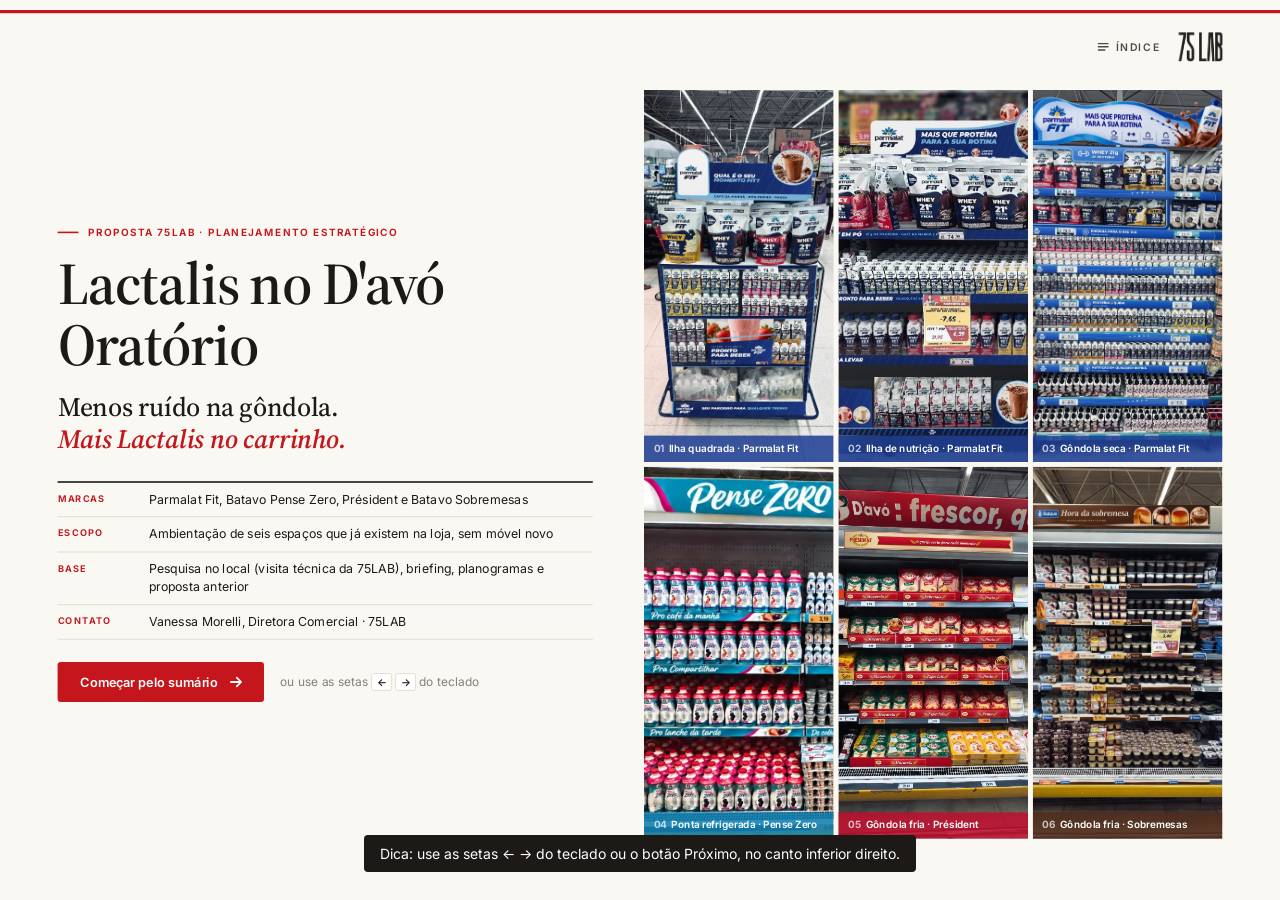
<file: estrategia/index.html>
<!doctype html>
<html lang="pt-BR">
<head>
<meta charset="utf-8">
<meta name="viewport" content="width=device-width, initial-scale=1">
<title>Lactalis no D'avó Oratório · Planejamento estratégico · 75LAB</title>
<meta name="description" content="Planejamento estratégico e ambientação de categorias Lactalis no D'avó Oratório: pesquisa no local, insights, estratégia, os seis espaços e o plano de execução. Proposta 75LAB.">
<meta property="og:title" content="Lactalis no D'avó Oratório · Planejamento estratégico · 75LAB">
<meta property="og:description" content="Da pesquisa no local à loja montada: insights, estratégia, os seis espaços e o plano de execução.">
<meta property="og:image" content="https://projetos.75lab.com.br/lactalis-davo-oratorio/assets/img/og.jpg">
<meta property="og:type" content="website">
<meta name="theme-color" content="#FAF8F3">
<link rel="preconnect" href="https://fonts.googleapis.com">
<link rel="preconnect" href="https://fonts.gstatic.com" crossorigin>
<link rel="stylesheet" href="https://fonts.googleapis.com/css2?family=Inter:wght@400..700&family=Source+Serif+4:ital,opsz,wght@0,8..60,400..700;1,8..60,400..700&display=swap">
<link rel="stylesheet" href="../assets/css/deck.css">
<link rel="stylesheet" href="estrategia.css">
</head>
<body data-theme="paper" data-trans="fade">
<!-- Gerado por tools/estrategia.mjs a partir de tools/estrategia.html e do index.html. Edite lá e rode: node tools/estrategia.mjs -->

<svg style="position:absolute;width:0;height:0" aria-hidden="true">
  <symbol id="i-pedido" viewBox="0 0 24 24"><rect x="5" y="4" width="14" height="17" rx="1.5"/><path d="M9.5 4V2.8h5V4M9 10h6M9 14h6"/></symbol>
  <symbol id="i-pin" viewBox="0 0 24 24"><path d="M12 21s7-6.2 7-11.5a7 7 0 0 0-14 0C5 14.8 12 21 12 21z"/><circle cx="12" cy="9.5" r="2.4"/></symbol>
  <symbol id="i-alvo" viewBox="0 0 24 24"><circle cx="12" cy="12" r="8.5"/><circle cx="12" cy="12" r="4.5"/><circle cx="12" cy="12" r=".8"/></symbol>
  <symbol id="i-bussola" viewBox="0 0 24 24"><circle cx="12" cy="12" r="8.5"/><path d="M15.5 8.5l-2 5-5 2 2-5z"/></symbol>
  <symbol id="i-camadas" viewBox="0 0 24 24"><path d="M12 3.5l8.5 4.5-8.5 4.5L3.5 8z"/><path d="M4 12.2l8 4.3 8-4.3M4 16.2l8 4.3 8-4.3"/></symbol>
  <symbol id="i-tag" viewBox="0 0 24 24"><path d="M3.5 12.5v-8h8l9 9-8 8z"/><circle cx="8" cy="9" r="1.4"/></symbol>
  <symbol id="i-seta" viewBox="0 0 24 24"><path d="M4 12h15M13 6l6 6-6 6"/></symbol>
  <symbol id="i-sobe" viewBox="0 0 24 24"><path d="M4 18l5.5-6 4 3.5L20 8M15 8h5v5"/></symbol>
  <symbol id="gd" viewBox="0 0 420 600" preserveAspectRatio="xMidYMax slice"><rect x="6" y="6" width="408" height="588"/><rect x="6" y="6" width="408" height="58"/><rect x="22" y="86" width="24" height="64" rx="3"/><rect x="52" y="86" width="24" height="64" rx="3"/><rect x="82" y="86" width="24" height="64" rx="3"/><rect x="112" y="86" width="24" height="64" rx="3"/><rect x="142" y="86" width="24" height="64" rx="3"/><rect x="172" y="86" width="24" height="64" rx="3"/><rect x="202" y="86" width="24" height="64" rx="3"/><rect x="232" y="86" width="24" height="64" rx="3"/><rect x="262" y="86" width="24" height="64" rx="3"/><rect x="292" y="86" width="24" height="64" rx="3"/><rect x="322" y="86" width="24" height="64" rx="3"/><rect x="352" y="86" width="24" height="64" rx="3"/><path d="M6 150h408M6 164h408"/><rect x="60" y="152" width="26" height="10"/><rect x="22" y="200" width="52" height="54" rx="3"/><rect x="80" y="200" width="52" height="54" rx="3"/><rect x="138" y="200" width="52" height="54" rx="3"/><rect x="196" y="200" width="52" height="54" rx="3"/><rect x="254" y="200" width="52" height="54" rx="3"/><rect x="312" y="200" width="52" height="54" rx="3"/><path d="M6 254h408M6 268h408"/><rect x="122" y="256" width="26" height="10"/><rect x="22" y="288" width="32" height="70" rx="3"/><rect x="60" y="288" width="32" height="70" rx="3"/><rect x="98" y="288" width="32" height="70" rx="3"/><rect x="136" y="288" width="32" height="70" rx="3"/><rect x="174" y="288" width="32" height="70" rx="3"/><rect x="212" y="288" width="32" height="70" rx="3"/><rect x="250" y="288" width="32" height="70" rx="3"/><rect x="288" y="288" width="32" height="70" rx="3"/><rect x="326" y="288" width="32" height="70" rx="3"/><path d="M6 358h408M6 372h408"/><rect x="184" y="360" width="26" height="10"/><rect x="22" y="416" width="70" height="46" rx="3"/><rect x="98" y="416" width="70" height="46" rx="3"/><rect x="174" y="416" width="70" height="46" rx="3"/><rect x="250" y="416" width="70" height="46" rx="3"/><rect x="326" y="416" width="70" height="46" rx="3"/><path d="M6 462h408M6 476h408"/><rect x="246" y="464" width="26" height="10"/><rect x="22" y="506" width="38" height="60" rx="3"/><rect x="66" y="506" width="38" height="60" rx="3"/><rect x="110" y="506" width="38" height="60" rx="3"/><rect x="154" y="506" width="38" height="60" rx="3"/><rect x="198" y="506" width="38" height="60" rx="3"/><rect x="242" y="506" width="38" height="60" rx="3"/><rect x="286" y="506" width="38" height="60" rx="3"/><rect x="330" y="506" width="38" height="60" rx="3"/><path d="M6 566h408M6 580h408"/><rect x="308" y="568" width="26" height="10"/></symbol>
</svg>

<main id="stage" aria-live="polite">

  <div id="band" aria-hidden="true"></div>

  <header id="top">
    <button id="menuBtn" class="hb" type="button" aria-haspopup="dialog"><svg viewBox="0 0 16 16" aria-hidden="true"><path d="M2 4h12M2 8h12M2 12h8"/></svg>Índice</button>
    <img class="lab-logo" src="../assets/img/brand/75lab-black.png" alt="75LAB" width="185" height="120">
  </header>

  <footer id="foot">
    <span class="who">Lactalis × D'avó Oratório</span>
    <nav id="spaces" aria-label="Espaços"></nav>
    <span id="count">01 / 24</span>
  </footer>
  <nav id="pager" aria-label="Navegação">
    <button id="cprev" type="button" aria-label="Tela anterior"><svg viewBox="0 0 24 24" aria-hidden="true"><path d="M19 12H6M11 6l-6 6 6 6"/></svg></button>
    <button id="cnext" type="button"><span><small>Próximo</small><b id="nextT">Sumário executivo</b></span><svg viewBox="0 0 24 24" aria-hidden="true"><path d="M5 12h13M13 6l6 6-6 6"/></svg></button>
  </nav>

  <!-- ================================================================ 01 CAPA -->
  <section class="slide cv" id="capa" data-short="Capa" data-theme="paper" data-title="Capa">
    <div class="pad">
      <div class="cv-l">
        <p class="kick rv">Proposta 75LAB · Planejamento estratégico</p>
        <h1 class="rv" style="--d:1">Lactalis no D'avó Oratório</h1>
        <p class="lead rv" style="--d:2">Menos ruído na gôndola.<br><em>Mais Lactalis no carrinho.</em></p>
        <dl class="meta rv" style="--d:3">
          <div><dt>Marcas</dt><dd>Parmalat Fit, Batavo Pense Zero, Président e Batavo Sobremesas</dd></div>
          <div><dt>Escopo</dt><dd>Ambientação de seis espaços que já existem na loja, sem móvel novo</dd></div>
          <div><dt>Base</dt><dd>Pesquisa no local (visita técnica da 75LAB), briefing, planogramas e proposta anterior</dd></div>
          <div><dt>Contato</dt><dd>Vanessa Morelli, Diretora Comercial · 75LAB</dd></div>
        </dl>
        <div class="start rv" style="--d:4">
          <button type="button" class="cta" data-goto="sumario">Começar pelo sumário<svg viewBox="0 0 24 24" aria-hidden="true"><path d="M5 12h13M13 6l6 6-6 6"/></svg></button>
          <span class="hint-d">ou use as setas <kbd>←</kbd> <kbd>→</kbd> do teclado</span>
          <span class="hint-m">Role a página para ler a proposta</span>
        </div>
      </div>
      <div class="cv-r rv" style="--d:2">
        <a href="#whey" data-goto="whey" style="--bc:#1E3E94"><img src="../assets/img/whey/a-depois.webp" alt="Ilha quadrada Parmalat Fit depois" style="object-position:50% 30%"><span><b>01</b>Ilha quadrada · Parmalat Fit</span></a>
        <a href="#nutricao" data-goto="nutricao" style="--bc:#1E3E94"><img src="../assets/img/nutricao/a-depois.webp" alt="Ilha de nutrição esportiva depois" style="object-position:30% 30%"><span><b>02</b>Ilha de nutrição · Parmalat Fit</span></a>
        <a href="#seca" data-goto="seca" style="--bc:#1E3E94"><img src="../assets/img/seca/depois.webp" alt="Gôndola seca Parmalat Fit depois" style="object-position:50% 14%"><span><b>03</b>Gôndola seca · Parmalat Fit</span></a>
        <a href="#pensezero" data-goto="pensezero" style="--bc:#0B7FB4"><img src="../assets/img/pensezero/depois.webp" alt="Ponta refrigerada Pense Zero depois" style="object-position:32% 40%"><span><b>04</b>Ponta refrigerada · Pense Zero</span></a>
        <a href="#president" data-goto="president" style="--bc:#BE0F2D"><img src="../assets/img/president/premium.webp" alt="Gôndola Président depois" style="object-position:50% 18%"><span><b>05</b>Gôndola fria · Président</span></a>
        <a href="#sobremesas" data-goto="sobremesas" style="--bc:#4E2C1B"><img src="../assets/img/sobremesas/f-depois.webp" alt="Gôndola de sobremesas Batavo depois" style="object-position:50% 12%"><span><b>06</b>Gôndola fria · Sobremesas</span></a>
      </div>
    </div>
    <aside class="notes" hidden><p>Abrir pela tese: uma loja-referência em execução de categoria, não uma coleção de cenografias. As fotos são montagens sobre as fotos da nossa visita técnica.</p></aside>
  </section>

  <!-- ================================================================ 02 SUMÁRIO EXECUTIVO -->
  <section class="slide st sumario" id="sumario" data-short="Sumário executivo" data-theme="cream" data-title="Sumário executivo">
    <div class="sum-l rv">
      <svg class="gd" aria-hidden="true"><use href="#gd"/></svg>
      <p class="kick">Sumário executivo</p>
      <h2>Uma loja-referência em execução de categoria, <em>não uma coleção de cenografias.</em></h2>
      <ul class="kpi">
        <li><i class="g g6"><u style="--c:#6D8BE8"></u><u style="--c:#6D8BE8"></u><u style="--c:#6D8BE8"></u><u style="--c:#35B0E4"></u><u style="--c:#EE4A5F"></u><u style="--c:#B98560"></u></i><b>6</b><span>espaços</span></li>
        <li><i class="g g6"><u style="--c:#6D8BE8"></u><u style="--c:#35B0E4"></u><u style="--c:#EE4A5F"></u><u style="--c:#B98560"></u></i><b>4</b><span>marcas</span></li>
        <li><i class="g g132"></i><b>132</b><span>peças no kit</span></li>
        <li><i class="g g0"></i><b>0</b><span>móvel novo ou piso</span></li>
      </ul>
    </div>
    <div class="pad">
      <dl class="qa rv" style="--d:1">
        <div><dt><i class="nd"><svg class="ic" viewBox="0 0 24 24" aria-hidden="true"><use href="#i-pedido"/></svg></i>O pedido</dt><dd>Ambientação econômica e premium dos espaços Lactalis que já existem no D'avó Oratório.</dd></div>
        <div><dt><i class="nd"><svg class="ic" viewBox="0 0 24 24" aria-hidden="true"><use href="#i-pin"/></svg></i>O que vimos na loja</dt><dd>Fomos ao D'avó Oratório e fizemos a visita técnica: seis pontos Lactalis num ambiente de alto estímulo, com exposições fragmentadas e dependentes de embalagem e preço.</dd></div>
        <div><dt><i class="nd"><svg class="ic" viewBox="0 0 24 24" aria-hidden="true"><use href="#i-alvo"/></svg></i>A necessidade</dt><dd>Transformar áreas dispersas e carregadas em pontos fáceis de escolher, desejáveis e simples de manter.</dd></div>
        <div><dt><i class="nd"><svg class="ic" viewBox="0 0 24 24" aria-hidden="true"><use href="#i-sobe"/></svg></i>O objetivo</dt><dd>Aumentar sell-out, presença qualificada e valor percebido do portfólio Lactalis, sem comprometer abastecimento, preço, refrigeração, limpeza ou fluxo.</dd></div>
        <div class="hi"><dt><i class="nd"><svg class="ic" viewBox="0 0 24 24" aria-hidden="true"><use href="#i-bussola"/></svg></i>A estratégia</dt><dd>Organizar cada espaço pela ocasião de consumo e usar a materialidade para valorizar a marca, sem competir com o produto.</dd></div>
        <div><dt><i class="nd"><svg class="ic" viewBox="0 0 24 24" aria-hidden="true"><use href="#i-camadas"/></svg></i>A solução</dt><dd>Um sistema único (encontrar, escolher, sustentar) aplicado aos seis espaços, sobre a estrutura que a loja já tem. Há também uma opção upgrade, com materiais novos e luz própria.</dd></div>
        <div><dt><i class="nd"><svg class="ic" viewBox="0 0 24 24" aria-hidden="true"><use href="#i-tag"/></svg></i>O papel de cada marca</dt><dd><b style="color:#BE0F2D">Président</b> recebe a maior ambição estética; <b style="color:#0B7FB4">Pense Zero</b>, a maior disciplina operacional; <b style="color:#1E3E94">Parmalat Fit</b> resolve a navegação; <b style="color:#4E2C1B">Sobremesas</b> constrói desejo.</dd></div>
        <div><dt><i class="nd"><svg class="ic" viewBox="0 0 24 24" aria-hidden="true"><use href="#i-seta"/></svg></i>Próximo passo</dt><dd>Fechar o escopo e medir a loja; depois, prototipar um ponto seco e um refrigerado antes da produção.</dd></div>
      </dl>
      <p class="fonte rv" style="--d:2">Base: pesquisa no local (visita técnica da 75LAB), briefing do cliente, planogramas do D'avó e 75LAB, Planejamento estratégico (23/10/2026).</p>
    </div>
    <aside class="notes" hidden><p>A proposta inteira numa página: o que pediram, o que vimos na loja, a estratégia, a solução e o próximo passo. Os valores ficam para o fim da apresentação.</p></aside>
  </section>

  <!-- ================================================================ 03 PESQUISA NO LOCAL -->
  <section class="slide st loja" id="loja" data-short="Pesquisa no local" data-theme="cream" data-title="Pesquisa no local">
    <div class="pad">
      <header class="sh">
        <p class="kick rv">Contexto <i>/</i> Pesquisa no local</p>
        <h2 class="rv" style="--d:1">Fomos à loja: <em>seis pontos, quatro marcas</em>, muito estímulo.</h2>
        <p class="sub rv" style="--d:2">Fizemos a visita técnica ao D'avó Oratório e registramos cada ponto Lactalis: fotos, medidas iniciais, estruturas, energia e a comunicação do D'avó. O briefing cita cinco espaços; registramos seis, além da ilha Titanic. O escopo final fecha antes da produção.</p>
      </header>
      <div class="vt-br rv" style="--d:3">
        <span style="--n:3;--bc:#1E3E94">Parmalat Fit · três espaços</span>
        <span style="--bc:#0B7FB4">Batavo Pense Zero</span>
        <span style="--bc:#BE0F2D">Président</span>
        <span style="--bc:#4E2C1B">Batavo Sobremesas</span>
      </div>
      <div class="vt">
        <figure class="rv" style="--d:3;--bc:#1E3E94"><button type="button" class="ph" data-zoom="../assets/img/whey/a-antes.webp" data-gallery="vt" data-caption="Ilha quadrada · Parmalat Fit|Foto da visita técnica"><img src="../assets/img/whey/a-antes.webp" alt="Ilha quadrada Parmalat Fit na visita técnica" style="object-position:50% 45%"><span class="bd"><b>01</b>Ilha quadrada<small>Parmalat Fit</small></span></button><p>Placa central sem mensagem e garrafinhas em sacos plásticos.</p></figure>
        <figure class="rv" style="--d:4;--bc:#1E3E94"><button type="button" class="ph" data-zoom="../assets/img/nutricao/a-antes.webp" data-gallery="vt" data-caption="Ilha de nutrição esportiva · Parmalat Fit|Foto da visita técnica"><img src="../assets/img/nutricao/a-antes.webp" alt="Ilha de nutrição esportiva na visita técnica" style="object-position:30% 50%"><span class="bd"><b>02</b>Ilha de nutrição<small>Parmalat Fit</small></span></button><p>Metade Fit, metade concorrência; sacos e caixas de estoque à vista.</p></figure>
        <figure class="rv" style="--d:5;--bc:#1E3E94"><button type="button" class="ph" data-zoom="../assets/img/seca/antes.webp" data-gallery="vt" data-caption="Gôndola seca · Parmalat Fit|Foto da visita técnica"><img src="../assets/img/seca/antes.webp" alt="Gôndola seca Parmalat Fit na visita técnica" style="object-position:50% 35%"><span class="bd"><b>03</b>Gôndola seca<small>Parmalat Fit</small></span></button><p>Cartaz de combo na frente do produto e nenhuma leitura de ocasião.</p></figure>
        <figure class="rv" style="--d:6;--bc:#0B7FB4"><button type="button" class="ph" data-zoom="../assets/img/pensezero/antes.webp" data-gallery="vt" data-caption="Ponta refrigerada · Batavo Pense Zero|Foto da visita técnica"><img src="../assets/img/pensezero/antes.webp" alt="Ponta refrigerada Pense Zero na visita técnica" style="object-position:38% 50%"><span class="bd"><b>04</b>Ponta refrigerada<small>Batavo Pense Zero</small></span></button><p>Cartazes de oferta sobre a frente e nenhuma navegação por ocasião.</p></figure>
        <figure class="rv" style="--d:7;--bc:#BE0F2D"><button type="button" class="ph" data-zoom="../assets/img/president/antes.webp" data-gallery="vt" data-caption="Gôndola fria · Président|Foto da visita técnica"><img src="../assets/img/president/antes.webp" alt="Gôndola Président na visita técnica" style="object-position:45% 40%"><span class="bd"><b>05</b>Gôndola fria<small>Président</small></span></button><p>Displays de papelão em alturas diferentes e famílias misturadas.</p></figure>
        <figure class="rv" style="--d:8;--bc:#4E2C1B"><button type="button" class="ph" data-zoom="../assets/img/sobremesas/f-antes.webp" data-gallery="vt" data-caption="Gôndola fria · Sobremesas Batavo|Foto da visita técnica"><img src="../assets/img/sobremesas/f-antes.webp" alt="Gôndola de sobremesas na visita técnica" style="object-position:50% 40%"><span class="bd"><b>06</b>Gôndola fria<small>Sobremesas Batavo</small></span></button><p>Réguas genéricas, tipos sem ordem e saco plástico no poço.</p></figure>
      </div>
      <div class="fatos rv" style="--d:9">
        <p class="lbl">O que a visita confirmou</p>
        <div style="--bc:#BE0F2D"><b>10 frentes desejadas</b><span>Président é o hero: 4 de muçarela, 3 de prato e 3 de especiais.</span></div>
        <div style="--bc:#0B7FB4"><b>Promotora fixa</b><span>Pense Zero tem abastecimento diário dedicado.</span></div>
        <div style="--bc:#1E3E94"><b>Sem energia</b><span>As duas ilhas Parmalat Fit não têm ponto elétrico.</span></div>
        <div style="--bc:#4E2C1B"><b>Convivência</b><span>Président e Sobremesas dividem espaço com testeiras, trilhos e a comunicação do D'avó.</span></div>
      </div>
      <p class="fonte rv" style="--d:9">Fonte: pesquisa no local (visita técnica da 75LAB ao D'avó Oratório) e planogramas do D'avó. As fotos ampliam no clique.</p>
    </div>
    <aside class="notes" hidden><p>Tudo o que vem depois parte do que vimos na loja. As fotos são da nossa visita técnica, e as montagens de cada espaço foram feitas sobre elas. A cor separa as marcas: azul-marinho Parmalat Fit, azul Pense Zero, vermelho Président, marrom Sobremesas.</p></aside>
  </section>

  <!-- ================================================================ 04 MARCAS E CONCORRÊNCIA -->
  <section class="slide st" id="marcas" data-short="Marcas e concorrência" data-theme="cream" data-title="Marcas e concorrência">
    <div class="pad">
      <header class="sh">
        <p class="kick rv">Contexto <i>/</i> Marcas e concorrência</p>
        <h2 class="rv" style="--d:1">Cada marca tem um papel no PDV <em>e enfrenta um ruído diferente.</em></h2>
      </header>
      <div class="brs">
        <article class="brc rv" style="--d:2;--bc:#1E3E94">
          <header><h3>Parmalat Fit</h3><p>Rotina ativa, proteína e praticidade.</p></header>
          <div class="pcs"><img src="../assets/img/whey/p1-testeira.webp" alt="Testeira Parmalat Fit"></div>
          <dl>
            <div><dt>Linguagem</dt><dd>Clara, dinâmica e funcional. Benefício antes de tecnicismo.</dd></div>
            <div><dt>Concorrência e ruído</dt><dd>Integralmédica, Max Titanium, Nutrify, Nutren, Nescau Protein e outros códigos “maromba”.</dd></div>
          </dl>
          <p class="dif"><small>Espaço de diferenciação</small>Organizar por momento: pré, durante e pós-treino.</p>
        </article>
        <article class="brc rv" style="--d:3;--bc:#0B7FB4">
          <header><h3>Batavo Pense Zero</h3><p>Escolha leve, com atributos objetivos de produto.</p></header>
          <div class="pcs"><img src="../assets/img/pensezero/p1-testeira.webp" alt="Testeira Pense Zero"></div>
          <dl>
            <div><dt>Linguagem</dt><dd>Direta, fresca e organizada por sabor e formato.</dd></div>
            <div><dt>Concorrência e ruído</dt><dd>Iogurtes zero, funcionais e proteicos, com muitos atributos parecidos.</dd></div>
          </dl>
          <p class="dif"><small>Espaço de diferenciação</small>Tornar o “Triplo Zero” instantâneo e fácil de navegar.</p>
        </article>
        <article class="brc rv" style="--d:4;--bc:#BE0F2D">
          <header><h3>Président</h3><p>Qualidade, especialidade e escolha de queijo.</p></header>
          <div class="pcs"><img src="../assets/img/president/p1-testeira-premium.webp" alt="Testeira Président"></div>
          <dl>
            <div><dt>Linguagem</dt><dd>Premium, sensorial e com curadoria de famílias.</dd></div>
            <div><dt>Concorrência e ruído</dt><dd>Polenghi, Tirolez, Aurora, Sadia, Santa Clara e fracionados.</dd></div>
          </dl>
          <p class="dif"><small>Espaço de diferenciação</small>Curadoria premium: família, gramatura e descoberta.</p>
        </article>
        <article class="brc rv" style="--d:5;--bc:#4E2C1B">
          <header><h3>Batavo Sobremesas</h3><p>Prazer e repertório de sabores dentro da rotina.</p></header>
          <div class="pcs"><img src="../assets/img/sobremesas/p1-testeira.webp" alt="Testeira Sobremesas Batavo"></div>
          <dl>
            <div><dt>Linguagem</dt><dd>Apetitosa, acolhedora e visualmente ordenada.</dd></div>
            <div><dt>Concorrência e ruído</dt><dd>Danette, Chandelle, Nestlé, Vigor e pressão de preço.</dd></div>
          </dl>
          <p class="dif"><small>Espaço de diferenciação</small>Abrir o apetite e variar a escolha sem poluir.</p>
        </article>
      </div>
      <p class="impl rv" style="--d:6"><b>Implicação</b><span>A loja faz o grupo parecer forte pelas boas experiências de marca. Uma identidade “Lactalis” muito visível sobre as marcas diluiria códigos que já têm reconhecimento na categoria.</span></p>
      <p class="fonte rv" style="--d:7">Fonte: pesquisa no local (visita técnica da 75LAB); sites Lactalis, Parmalat e Batavo (consulta em 23/10/2026). As testeiras são as peças propostas nesta apresentação.</p>
    </div>
    <aside class="notes" hidden><p>Por isso a proposta não cria uma marca-guarda-chuva Lactalis: cada espaço fala com os códigos da própria marca, e o que une a loja é a lógica de escolha.</p></aside>
  </section>

  <!-- ================================================================ 05 SHOPPER E TENSÃO CENTRAL -->
  <section class="slide st shopper" id="shopper" data-short="Shopper e tensão central" data-theme="cream" data-title="Shopper e tensão central">
    <div class="pad">
      <header class="sh">
        <p class="kick rv">Contexto <i>/</i> Shopper e tensão central</p>
        <h2 class="rv" style="--d:1">Em poucos segundos, o shopper precisa <em>achar a resposta.</em></h2>
        <p class="sub rv" style="--d:2">A compra de alimentos acontece sob duas pressões: valor e bem-estar. O shopper busca preço, mas também proteína, zero lactose, conveniência e prazer em casa.</p>
      </header>
      <ol class="jornada">
        <li class="rv" style="--d:3"><span class="sn">1</span><div class="cd"><div class="cim"><img src="../assets/img/whey/a-antes.webp" alt="Corredor da loja na visita técnica" style="object-position:50% 12%"></div><p class="mom">Chegada à área</p><h3>Reconhecer a categoria rápido</h3><p class="bar"><small>Barreira</small>Ambiente de loja intenso e competitivo</p><p class="opp"><small>Resposta no PDV</small>Testeira curta e marca legível a distância</p></div></li>
        <li class="rv" style="--d:4"><span class="sn">2</span><div class="cd"><div class="cim"><img src="../assets/img/seca/antes.webp" alt="Prateleiras cheias de SKUs na visita técnica" style="object-position:50% 42%"></div><p class="mom">Comparação</p><h3>Saber qual produto faz sentido</h3><p class="bar"><small>Barreira</small>Muitos SKUs, preços e claims</p><p class="opp"><small>Resposta no PDV</small>Navegação por ocasião ou família</p></div></li>
        <li class="rv" style="--d:5"><span class="sn">3</span><div class="cd"><div class="cim"><img src="../assets/img/pensezero/antes.webp" alt="Cartaz de oferta na frente do produto na visita técnica" style="object-position:12% 42%"></div><p class="mom">Decisão</p><h3>Escolher com segurança</h3><p class="bar"><small>Barreira</small>O preço promocional domina a leitura</p><p class="opp"><small>Resposta no PDV</small>Benefício junto do produto</p></div></li>
        <li class="rv" style="--d:6"><span class="sn">4</span><div class="cd"><div class="cim"><img src="../assets/img/nutricao/a-antes.webp" alt="Caixas de estoque à vista na visita técnica" style="object-position:50% 92%"></div><p class="mom">Retirada</p><h3>Pegar e levar o produto</h3><p class="bar"><small>Barreira</small>Caixas, reposição e divisórias ruins</p><p class="opp"><small>Resposta no PDV</small>Frente limpa e exposição estável</p></div></li>
      </ol>
      <p class="fonte rv" style="--d:7">Fonte: pesquisa no local (visita técnica da 75LAB) para as barreiras; ABRAS (22/01/2026) e Kantar, “As novas tendências de consumo no Brasil” (24/07/2025), para o contexto de consumo.</p>
    </div>
    <aside class="ten-p rv" style="--d:4">
      <p class="lbl">Tensão central</p>
      <i class="aspas" aria-hidden="true">“</i>
      <p class="q">Como criar valor percebido e clareza num varejo de alta intensidade visual, sem transformar a ambientação em mais ruído?</p>
      <p class="lbl t3">Três tensões</p>
      <ol>
        <li>O shopper quer decidir rápido, mas encontra categorias técnicas e visualmente poluídas.</li>
        <li>A Lactalis precisa ganhar presença, mas não pode esconder produto, preço ou operação.</li>
        <li>O briefing pede premiumização, mas a loja precisa de soluções resistentes, acessíveis e fáceis de manter.</li>
      </ol>
    </aside>
    <aside class="notes" hidden><p>Cada barreira foi observada na loja e tem uma resposta de PDV. A tensão central explica por que a proposta é baixa e organizada, e não cenográfica.</p></aside>
  </section>

  <!-- ================================================================ 06 INSIGHTS -->
  <section class="slide st" id="insights" data-short="Insights" data-theme="cream" data-title="Insights">
    <div class="pad">
      <header class="sh">
        <p class="kick rv">Insights</p>
        <h2 class="rv" style="--d:1">Sete insights, <em>e o que cada um muda</em> no projeto.</h2>
      </header>
      <div class="igr">
        <article class="inc fe rv" style="--d:2"><svg class="gd" aria-hidden="true"><use href="#gd"/></svg><span class="n">01</span><h3>A categoria já é a mídia.</h3><p>A ambientação precisa dar ordem à abundância, não competir com ela.</p><p class="dec"><small>No projeto</small>Peças baixas, dentro do contorno do móvel.</p></article>
        <article class="inc rv" style="--d:3"><span class="n">02</span><h3>O shopper não compra “portfólio Lactalis”.</h3><p>Compra uma resposta para o momento dele.</p><p class="dec"><small>No projeto</small>Navegação por ocasião, formato ou família.</p></article>
        <article class="inc rv" style="--d:4;--bc:#0B7FB4"><span class="n">03</span><h3>Pense Zero é o ponto mais seguro de executar.</h3><p>Tem abastecimento diário dedicado.</p><p class="dec"><small>No projeto</small>Réguas por ocasião, mantidas pela promotora.</p></article>
        <article class="inc rv" style="--d:5;--bc:#BE0F2D"><span class="n">04</span><h3>Président precisa construir valor antes de explicar variedade.</h3><p>Qualidade primeiro, navegação depois.</p><p class="dec"><small>No projeto</small>Testeira de marca e cartões trocáveis por família.</p></article>
        <article class="inc rv" style="--d:6"><span class="n">05</span><h3>Luz só cria valor quando reforça desejo.</h3><p>Não quando cria risco de manutenção.</p><p class="dec"><small>No projeto</small>Nenhuma luz dentro da área refrigerada.</p></article>
        <article class="inc rv" style="--d:7;--bc:#1E3E94"><span class="n">06</span><h3>A presença Parmalat Fit está pulverizada.</h3><p>Sem lógica de categoria, parece dispersão em vez de domínio.</p><p class="dec"><small>No projeto</small>A mesma linguagem nos três espaços Fit.</p></article>
        <article class="inc rv" style="--d:8"><span class="n">07</span><h3>A versão econômica pode ter alto impacto.</h3><p>Se investir em hierarquia, blocagem e acabamento.</p><p class="dec"><small>No projeto</small>As mesmas réguas, bandejas e cartões nos dois níveis.</p></article>
      </div>
      <p class="fonte rv" style="--d:9">Fonte: pesquisa no local (visita técnica da 75LAB); 75LAB, Planejamento estratégico (23/10/2026).</p>
    </div>
    <aside class="notes" hidden><p>Cada insight vira uma decisão de projeto. É o fio que liga a pesquisa às peças.</p></aside>
  </section>

  <!-- ================================================================ 07 A ESTRATÉGIA -->
  <section class="slide st estrategia" id="estrategia" data-short="A estratégia" data-theme="cream" data-title="A estratégia">
    <div class="pad">
      <header class="sh">
        <p class="kick rv">Estratégia <i>/</i> Território recomendado</p>
        <h2 class="rv" style="--d:1"><em>Escolhas que acompanham seu dia:</em> cada marca responde a um momento da rotina.</h2>
        <p class="sub rv" style="--d:1">Entre os quatro territórios que avaliamos, este é o recomendado: une a loja pela lógica de escolha sem apagar nenhuma marca.</p>
      </header>
      <ol class="dia">
        <li class="rv" style="--d:2;--bc:#1E3E94"><a href="#whey" data-goto="whey"><span class="hora">Manhã e treino</span><figure><img src="../assets/img/whey/a-depois.webp" alt="Ilha quadrada Parmalat Fit depois" style="object-position:50% 30%"></figure><h3>Rotina ativa</h3><span class="mk">Parmalat Fit · três espaços</span><p class="pp">Papel: resolver a navegação.</p><p>Whey em pó, pronto para beber e para levar, na mesma lógica nos três espaços.</p></a></li>
        <li class="rv" style="--d:3;--bc:#0B7FB4"><a href="#pensezero" data-goto="pensezero"><span class="hora">Ao longo do dia</span><figure><img src="../assets/img/pensezero/depois.webp" alt="Ponta refrigerada Pense Zero depois" style="object-position:30% 45%"></figure><h3>Leveza</h3><span class="mk">Batavo Pense Zero</span><p class="pp">Papel: disciplina operacional.</p><p>O ponto mais seguro de executar: promotora fixa e reposição diária.</p></a></li>
        <li class="rv" style="--d:4;--bc:#BE0F2D"><a href="#president" data-goto="president"><span class="hora">Na refeição</span><figure><img src="../assets/img/president/premium.webp" alt="Gôndola Président depois" style="object-position:50% 20%"></figure><h3>Refeição</h3><span class="mk">Président · hero do projeto</span><p class="pp">Papel: a maior ambição estética.</p><p>O valor do queijo primeiro; as famílias, depois.</p></a></li>
        <li class="rv" style="--d:5;--bc:#4E2C1B"><a href="#sobremesas" data-goto="sobremesas"><span class="hora">Depois da refeição</span><figure><img src="../assets/img/sobremesas/f-depois.webp" alt="Gôndola de sobremesas Batavo depois" style="object-position:50% 20%"></figure><h3>Prazer</h3><span class="mk">Batavo Sobremesas</span><p class="pp">Papel: construir desejo.</p><p>Abrir o apetite e ordenar os sabores sem poluir.</p></a></li>
      </ol>
      <div class="dpa rv" style="--d:6">
        <div><p class="lbl">De</p><p>Exposições fragmentadas, dependentes de embalagem e preço.</p></div>
        <div><p class="lbl">Para</p><p>Pontos de categoria legíveis, desejáveis e fáceis de abastecer.</p></div>
        <div><p class="lbl">Através de</p><p>Arquitetura de escolha: blocagem, códigos de marca, mensagem de ocasião e acabamento proporcional ao ponto.</p></div>
      </div>
    </div>
    <aside class="notes" hidden><p>O território une a loja pela lógica de escolha, e cada marca mantém os próprios códigos. Os seis espaços seguem a ordem do dia. Cada foto leva ao espaço. Os outros territórios avaliados continuam no projeto: “Bom de escolher” como lógica de navegação e “Sabor em destaque” como o acabamento premium do Président.</p></aside>
  </section>

  <!-- ================================================================ 08 PILARES E SISTEMA -->
  <section class="slide st" id="sistema" data-short="Pilares e sistema" data-theme="cream" data-title="Pilares e sistema">
    <div class="pad">
      <header class="sh">
        <p class="kick rv">Estratégia <i>/</i> Pilares e sistema</p>
        <h2 class="rv" style="--d:1">Cinco pilares, com a <em>mesma gramática</em> nos seis espaços.</h2>
      </header>
      <div class="pil">
        <article class="rv" style="--d:2">
          <h3><span>01</span>Encontrar</h3>
          <p class="res">Faz o ponto ser reconhecido a distância, sem competir com a sinalização da loja.</p>
          <div class="pv enc">
            <img src="../assets/img/president/p1-testeira-premium.webp" alt="Testeira Président" style="height:13%">
            <img src="../assets/img/sobremesas/p1-testeira.webp" alt="Testeira Sobremesas Batavo" style="height:15%">
            <img src="../assets/img/whey/p1-testeira.webp" alt="Testeira da ilha quadrada Whey" style="height:34%">
          </div>
          <p class="qt"><b>6</b>testeiras, uma por espaço</p>
        </article>
        <article class="rv" style="--d:3">
          <h3><span>02</span>Escolher</h3>
          <p class="res">Traduz o mix em perguntas reais: “qual produto é para mim agora?”.</p>
          <div class="pv esc">
            <img src="../assets/img/pensezero/p4-regua-cafe.webp" alt="Régua Pense Zero por ocasião">
            <img src="../assets/img/pensezero/p4-regua-tarde.webp" alt="Régua Pense Zero por ocasião">
            <img src="../assets/img/seca/p3-regua-proteina.webp" alt="Régua da gôndola seca">
            <img src="../assets/img/nutricao/p1-regua-whey.webp" alt="Régua da ilha de nutrição">
          </div>
          <p class="qt"><b>27</b>réguas no trilho de preço</p>
        </article>
        <article class="rv" style="--d:4">
          <h3><span>03</span>Valorizar</h3>
          <p class="res">Dá ao Président e às sobremesas desejo e valor percebido, com o produto visível.</p>
          <div class="pv foto"><img src="../assets/img/president/premium.webp" alt="Gôndola Président na versão premium" style="object-position:50% 22%"></div>
          <p class="qt">Acabamento premium onde a marca pede valor</p>
        </article>
        <article class="rv" style="--d:5">
          <h3><span>04</span>Sustentar</h3>
          <p class="res">Usa materiais que a loja consegue limpar, repor e manter.</p>
          <div class="pv sus">
            <img class="bj" src="../assets/img/president/p2-bandeja-3d.webp" alt="Bandeja de polionda Président">
            <img src="../assets/img/president/p5-cartao-mucarela.webp" alt="Cartão de família Président">
            <img src="../assets/img/president/p5-cartao-prato.webp" alt="Cartão de família Président">
          </div>
          <p class="qt"><b>70</b>bandejas, bolsos, cartões e nomes trocáveis</p>
        </article>
        <article class="rv" style="--d:6">
          <h3><span>05</span>Medir</h3>
          <p class="res">Estrutura o piloto para aprender antes de escalar.</p>
          <div class="pv med">
            <ul><li>Sell-out por SKU</li><li>Ruptura</li><li>Conformidade de planograma</li><li>Tempo de reposição</li></ul>
          </div>
          <p class="qt">Baseline antes da implantação</p>
        </article>
      </div>
      <p class="regras-l rv" style="--d:7"><span class="lbl">Regras de projeto</span><span>Sem móvel novo e sem piso</span><span>Nenhum topo alto ou lateral volumosa</span><span>Nada na frente de prateleira ou abertura</span><span>Preço, ventilação e acesso técnico livres</span><span>Sem luz dentro da área refrigerada</span><span>Perto do chão, só marca e imagem</span></p>
      <p class="fonte rv" style="--d:8">A seguir, os seis espaços na ordem do dia. Em cada um, arraste a foto para comparar o antes e o depois. Fonte: 75LAB, Planejamento estratégico (23/10/2026).</p>
    </div>
    <aside class="notes" hidden><p>Encontrar, escolher e sustentar aparecem como peças em todos os espaços; valorizar define o acabamento; medir organiza o piloto. As regras saíram do que não funcionou na proposta anterior e das conversas com o cliente.</p></aside>
  </section>

  <!-- ================================================================ ESPAÇO · ILHA QUADRADA WHEY -->
  <section class="slide sp" id="whey" data-sp="whey" data-short="Whey" data-theme="cream" data-title="Ilha quadrada Whey" style="--bc:#1E3E94">
    <div class="pad">
      <header class="sp-head">
        <div>
          <p class="brand rv"><b>01</b>Parmalat Fit<span class="mo">Rotina ativa</span></p>
          <h2 class="rv" style="--d:1">Ilha quadrada Whey</h2>
          <p class="msg rv" style="--d:2">“Qual é o seu momento Fit?”</p>
        </div>
        <div class="views rv" style="--d:2" role="group" aria-label="Vistas">
          <span class="vl">Troque a vista</span>
          <button type="button" class="on" data-antes="../assets/img/whey/a-antes.webp" data-depois="../assets/img/whey/a-depois.webp" data-ar="0.5625" data-cap="Face A · frente">Frente</button>
          <button type="button" data-antes="../assets/img/whey/b-antes.webp" data-depois="../assets/img/whey/b-depois.webp" data-ar="0.5625" data-cap="Face B · lateral esquerda">Lateral esquerda</button>
          <button type="button" data-antes="../assets/img/whey/c-antes.webp" data-depois="../assets/img/whey/c-depois.webp" data-ar="0.5625" data-cap="Face C · lateral direita">Lateral direita</button>
        </div>
      </header>
      <div class="sp-body">
        <div class="cmp" data-ar="0.5625">
          <img class="ia" src="../assets/img/whey/a-antes.webp" alt="Ilha quadrada antes" draggable="false">
          <img class="id" src="../assets/img/whey/a-depois.webp" alt="Ilha quadrada depois" draggable="false">
          <span class="tg ta">Antes</span><span class="tg td">Depois</span>
          <div class="handle" tabindex="0" role="slider" aria-label="Arraste para comparar o antes e o depois" aria-valuemin="0" aria-valuemax="100" aria-valuenow="50"><i></i></div>
          <span class="hint">Arraste para comparar</span>
          <button type="button" class="cz" aria-label="Ampliar as fotos"></button>
        </div>
        <div class="side">
          <div class="kit rv" style="--d:3">
            <p class="lbl">As peças</p>
            <p class="sum">1 testeira e 15 adesivos, por cima do que já existe.</p>
            <p class="est"><small>Investimento total</small><b>R$ 1.270,93*</b><span class="opc">* Valores estimados</span></p>
          </div>
          <div class="mesa rv" style="--d:3">
            <div class="mi">
            <div class="row">
              <figure class="pc" style="--w:80;--h:93"><button type="button" class="pz" data-zoom="../assets/img/whey/p3-painel-janela.webp" data-gallery="whey" data-caption="3 · Adesivo do painel com janela|Vinil · janela vazada igual à atual"><img src="../assets/img/whey/p3-painel-janela.webp" alt="Adesivo do painel com janela"></button><figcaption><b>3</b><span>Painel com janela</span><em>1 un.</em></figcaption></figure>
              <figure class="pc" style="--w:39;--h:93"><button type="button" class="pz" data-zoom="../assets/img/whey/p4-painel-lateral.webp" data-gallery="whey" data-caption="4 · Adesivo do painel lateral|Vinil"><img src="../assets/img/whey/p4-painel-lateral.webp" alt="Adesivo do painel lateral"></button><figcaption><b>4</b><span>Painel lateral</span><em>1 un.</em></figcaption></figure>
              <figure class="pc" style="--w:28;--h:95"><div class="duo"><button type="button" class="pz" data-zoom="../assets/img/whey/p6-coluna-larga.webp" data-gallery="whey" data-caption="6 · Adesivo da coluna larga|Vinil"><img src="../assets/img/whey/p6-coluna-larga.webp" alt="Adesivo da coluna larga" style="--w:18;--h:93"></button><button type="button" class="pz" data-zoom="../assets/img/whey/p6-coluna.webp" data-gallery="whey" data-caption="6 · Adesivo das colunas|Vinil"><img src="../assets/img/whey/p6-coluna.webp" alt="Adesivo da coluna" style="--w:4;--h:95"></button></div><figcaption><b>6</b><span>Colunas</span><em>5 un.</em></figcaption></figure>
              <div class="col">
                <figure class="pc" style="--w:78;--h:34"><button type="button" class="pz" data-zoom="../assets/img/whey/p1-testeira.webp" data-gallery="whey" data-caption="1 · Testeira dupla face|PS com faca especial"><img src="../assets/img/whey/p1-testeira.webp" alt="Testeira dupla face"></button><figcaption><b>1</b><span>Testeira dupla face</span><em>1 un.</em></figcaption></figure>
                <div class="row">
                  <figure class="pc" style="--w:34;--h:31"><button type="button" class="pz" data-zoom="../assets/img/whey/p2-placa-central.webp" data-gallery="whey" data-caption="2 · Adesivo da placa central|Vinil · frente e fundo"><img src="../assets/img/whey/p2-placa-central.webp" alt="Adesivo da placa central"></button><figcaption><b>2</b><span>Placa central</span><em>2 un.</em></figcaption></figure>
                  <figure class="pc" style="--w:12;--h:12"><button type="button" class="pz" data-zoom="../assets/img/whey/p8-triangulo.webp" data-gallery="whey" data-caption="8 · Adesivo do triângulo do topo|Vinil"><img src="../assets/img/whey/p8-triangulo.webp" alt="Adesivo do triângulo"></button><figcaption><b>8</b><span>Triângulo</span><em>2 un.</em></figcaption></figure>
                </div>
                <figure class="pc" style="--w:80;--h:10"><button type="button" class="pz" data-zoom="../assets/img/whey/p5-rodape.webp" data-gallery="whey" data-caption="5 · Adesivo do rodapé|Vinil · nas 4 faces"><img src="../assets/img/whey/p5-rodape.webp" alt="Adesivo do rodapé"></button><figcaption><b>5</b><span>Rodapé</span><em>4 un.</em></figcaption></figure>
                <figure class="pc" style="--w:80;--h:2"><button type="button" class="pz" data-zoom="../assets/img/whey/p7-borda.webp" data-gallery="whey" data-caption="7 · Fita de borda|Vinil"><img src="../assets/img/whey/p7-borda.webp" alt="Fita de borda"></button><figcaption><b>7</b><span>Fita de borda</span><em>6,7 m</em></figcaption></figure>
              </div>
            </div>
        </div>
          </div>
          <div class="how rv" style="--d:4">
            <p class="lbl">Como aplica</p>
            <div class="hw">
          <div class="mc"><i class="pg" data-pg="mastro"></i><h3>Na mesma fixação da testeira atual</h3><span class="pn">Peça 1</span></div>
          <div class="mc"><i class="pg" data-pg="adesivo"></i><h3>Adesivo por cima das placas</h3><span class="pn">Peças 2 a 6 e 8</span></div>
          <div class="mc"><i class="pg" data-pg="fita"></i><h3>Fita rente à borda</h3><span class="pn">Peça 7</span></div>
            </div>
          </div>
        </div>
      </div>
    </div>
    <aside class="notes" hidden><p>A estrutura da ilha não muda. Entra uma testeira sobre a atual e adesivos sobre as placas, sem nada na frente das aberturas. As abas mostram as outras duas faces.</p></aside>
  </section>

  <!-- ================================================================ ESPAÇO · ILHA DE NUTRIÇÃO ESPORTIVA -->
  <section class="slide sp" id="nutricao" data-sp="nutricao" data-short="Nutrição esportiva" data-theme="cream" data-title="Ilha de nutrição esportiva" style="--bc:#1E3E94">
    <div class="pad">
      <header class="sp-head">
        <div>
          <p class="brand rv"><b>02</b>Parmalat Fit<span class="mo">Rotina ativa</span></p>
          <h2 class="rv" style="--d:1">Ilha de nutrição esportiva</h2>
          <p class="msg rv" style="--d:2">“Mais que proteína para a sua rotina”</p>
        </div>
        <div class="views rv" style="--d:2" role="group" aria-label="Vistas">
          <span class="vl">Troque a vista</span>
          <button type="button" class="on" data-antes="../assets/img/nutricao/a-antes.webp" data-depois="../assets/img/nutricao/a-depois.webp" data-ar="1.0707" data-cap="Lado longo A · trecho Parmalat Fit">Lado longo</button>
          <button type="button" data-antes="../assets/img/nutricao/b-antes.webp" data-depois="../assets/img/nutricao/b-depois.webp" data-ar="0.535" data-cap="Cabeceira B">Cabeceira</button>
        </div>
      </header>
      <div class="sp-body">
        <div class="cmp" data-ar="1.0707">
          <img class="ia" src="../assets/img/nutricao/a-antes.webp" alt="Ilha de nutrição antes" draggable="false">
          <img class="id" src="../assets/img/nutricao/a-depois.webp" alt="Ilha de nutrição depois" draggable="false">
          <span class="tg ta">Antes</span><span class="tg td">Depois</span>
          <div class="handle" tabindex="0" role="slider" aria-label="Arraste para comparar o antes e o depois" aria-valuemin="0" aria-valuemax="100" aria-valuenow="50"><i></i></div>
          <span class="hint">Arraste para comparar</span>
          <button type="button" class="cz" aria-label="Ampliar as fotos"></button>
        </div>
        <div class="side">
          <div class="kit rv" style="--d:3">
            <p class="lbl">As peças</p>
            <p class="sum">Réguas no trilho e peças que ficam em pé sozinhas.</p>
            <p class="est"><small>Investimento total</small><b>R$ 2.785,43*</b><span class="opc">* Valores estimados</span></p>
          </div>
          <div class="mesa rv" style="--d:3">
            <div class="mi">
            <div class="row">
              <figure class="pc" style="--w:110;--h:62"><button type="button" class="pz" data-zoom="../assets/img/nutricao/p7-testeira-central.webp" data-gallery="nutricao" data-caption="7 · Testeira central em T|2 placas de PS em L, dupla face"><img src="../assets/img/nutricao/p7-testeira-central.webp" alt="Testeira central em T"></button><figcaption><b>7</b><span>Testeira em T</span><em>1 conjunto</em></figcaption></figure>
              <figure class="pc" style="--w:40;--h:64"><div class="stk"><button type="button" class="pz" data-zoom="../assets/img/nutricao/p3-placa-marca.webp" data-gallery="nutricao" data-caption="3 · Placa de base · marca e sabores|PS com pé de apoio"><img src="../assets/img/nutricao/p3-placa-marca.webp" alt="Placa de base marca e sabores" style="--w:40;--h:20"></button><button type="button" class="pz" data-zoom="../assets/img/nutricao/p4-placa-shake.webp" data-gallery="nutricao" data-caption="4 · Placa de base · shake|PS com pé de apoio"><img src="../assets/img/nutricao/p4-placa-shake.webp" alt="Placa de base shake" style="--w:40;--h:20"></button><button type="button" class="pz" data-zoom="../assets/img/nutricao/p5-placa-momentos.webp" data-gallery="nutricao" data-caption="5 · Placa de base · momentos|PS com pé de apoio"><img src="../assets/img/nutricao/p5-placa-momentos.webp" alt="Placa de base momentos" style="--w:40;--h:20"></button></div><figcaption><b>3–5</b><span>Placas de base</span><em>5 un.</em></figcaption></figure>
            </div>
            <div class="row">
              <figure class="pc" style="--w:130;--h:14"><div class="stk"><button type="button" class="pz" data-zoom="../assets/img/nutricao/p1-regua-whey.webp" data-gallery="nutricao" data-caption="1 · Régua · Whey em pó|PS"><img src="../assets/img/nutricao/p1-regua-whey.webp" alt="Régua Whey em pó" style="--w:130;--h:4"></button><button type="button" class="pz" data-zoom="../assets/img/nutricao/p1-regua-pronto.webp" data-gallery="nutricao" data-caption="1 · Régua · Pronto para beber|PS"><img src="../assets/img/nutricao/p1-regua-pronto.webp" alt="Régua Pronto para beber" style="--w:130;--h:4"></button><button type="button" class="pz" data-zoom="../assets/img/nutricao/p1-regua-levar.webp" data-gallery="nutricao" data-caption="1 · Régua · Para levar|PS"><img src="../assets/img/nutricao/p1-regua-levar.webp" alt="Régua Para levar" style="--w:130;--h:4"></button></div><figcaption><b>1</b><span>Réguas dos lados</span><em>6 un.</em></figcaption></figure>
              <div class="col">
                <figure class="pc" style="--w:90;--h:9"><div class="stk"><button type="button" class="pz" data-zoom="../assets/img/nutricao/p2-regua90-whey.webp" data-gallery="nutricao" data-caption="2 · Régua da cabeceira · Whey em pó|PS"><img src="../assets/img/nutricao/p2-regua90-whey.webp" alt="Régua da cabeceira Whey em pó" style="--w:90;--h:4"></button><button type="button" class="pz" data-zoom="../assets/img/nutricao/p2-regua90-pronto.webp" data-gallery="nutricao" data-caption="2 · Régua da cabeceira · Pronto para beber|PS"><img src="../assets/img/nutricao/p2-regua90-pronto.webp" alt="Régua da cabeceira Pronto para beber" style="--w:90;--h:4"></button></div><figcaption><b>2</b><span>Réguas da cabeceira</span><em>3 un.</em></figcaption></figure>
                <figure class="pc" style="--w:90;--h:3"><button type="button" class="pz" data-zoom="../assets/img/nutricao/p6-rodape.webp" data-gallery="nutricao" data-caption="6 · Faixa de rodapé|Vinil adesivo · só logo e grafismo"><img src="../assets/img/nutricao/p6-rodape.webp" alt="Faixa de rodapé" style="--w:90;--h:2.1"></button><figcaption><b>6</b><span>Faixa de rodapé</span><em>3,8 m</em></figcaption></figure>
              </div>
            </div>
        </div>
          </div>
          <div class="how rv" style="--d:4">
            <p class="lbl">Como aplica</p>
            <div class="hw">
          <div class="mc"><i class="pg" data-pg="trilho"></i><h3>Encaixa no trilho de preço</h3><span class="pn">Peças 1 e 2</span></div>
          <div class="mc"><i class="pg" data-pg="empe"></i><h3>Fica em pé sozinha</h3><span class="pn">Peças 3, 4, 5 e 7</span></div>
          <div class="mc"><i class="pg" data-pg="rodape"></i><h3>Faixa adesiva na base</h3><span class="pn">Peça 6</span></div>
            </div>
          </div>
        </div>
      </div>
    </div>
    <aside class="notes" hidden><p>Metade da ilha é Parmalat Fit e metade é concorrência. A testeira em T marca o trecho Fit sem prender nada no móvel; as réguas organizam por tipo: whey em pó, pronto para beber e para levar.</p></aside>
  </section>

  <!-- ================================================================ ESPAÇO · PONTA DE GÔNDOLA SECA -->
  <section class="slide sp" id="seca" data-sp="seca" data-short="Gôndola seca" data-theme="cream" data-title="Ponta de gôndola seca" style="--bc:#1E3E94">
    <div class="pad">
      <header class="sp-head">
        <div>
          <p class="brand rv"><b>03</b>Parmalat Fit<span class="mo">Rotina ativa</span></p>
          <h2 class="rv" style="--d:1">Ponta de gôndola seca</h2>
          <p class="msg rv" style="--d:2">“Whey 21 g de proteína”</p>
        </div>
        
      </header>
      <div class="sp-body">
        <div class="cmp" data-ar="0.5625">
          <img class="ia" src="../assets/img/seca/antes.webp" alt="Gôndola seca antes" draggable="false">
          <img class="id" src="../assets/img/seca/depois.webp" alt="Gôndola seca depois" draggable="false">
          <span class="tg ta">Antes</span><span class="tg td">Depois</span>
          <div class="handle" tabindex="0" role="slider" aria-label="Arraste para comparar o antes e o depois" aria-valuemin="0" aria-valuemax="100" aria-valuenow="50"><i></i></div>
          <span class="hint">Arraste para comparar</span>
          <button type="button" class="cz" aria-label="Ampliar as fotos"></button>
        </div>
        <div class="side">
          <div class="kit rv" style="--d:3">
            <p class="lbl">As peças</p>
            <p class="sum">Uma testeira, uma moldura e sete réguas no trilho.</p>
            <p class="est"><small>Investimento total</small><b>R$ 1.442,08*</b><span class="opc">* Valores estimados</span></p>
          </div>
          <div class="mesa rv" style="--d:3">
            <div class="mi">
            <div class="row">
              <div class="col">
                <figure class="pc" style="--w:133;--h:34"><button type="button" class="pz" data-zoom="../assets/img/seca/p1-testeira.webp" data-gallery="seca" data-caption="1 · Testeira com faca especial|PS"><img src="../assets/img/seca/p1-testeira.webp" alt="Testeira com faca especial"></button><figcaption><b>1</b><span>Testeira com faca especial</span><em>1 un.</em></figcaption></figure>
                <figure class="pc" style="--w:130;--h:26"><div class="stk"><button type="button" class="pz" data-zoom="../assets/img/seca/p3-regua-energia.webp" data-gallery="seca" data-caption="3 · Régua · Energia para o seu dia|Café da manhã"><img src="../assets/img/seca/p3-regua-energia.webp" alt="Régua Energia para o seu dia" style="--w:130;--h:5.8"></button><button type="button" class="pz" data-zoom="../assets/img/seca/p3-regua-grafica.webp" data-gallery="seca" data-caption="3 · Régua gráfica|Sem texto"><img src="../assets/img/seca/p3-regua-grafica.webp" alt="Régua gráfica" style="--w:130;--h:5.8"></button><button type="button" class="pz" data-zoom="../assets/img/seca/p3-regua-proteina.webp" data-gallery="seca" data-caption="3 · Régua · Proteína líquida|Leve e prática"><img src="../assets/img/seca/p3-regua-proteina.webp" alt="Régua Proteína líquida" style="--w:130;--h:5.8"></button><button type="button" class="pz" data-zoom="../assets/img/seca/p3-regua-nutricao.webp" data-gallery="seca" data-caption="3 · Régua · Nutrição em qualquer rotina|Pré e pós-treino"><img src="../assets/img/seca/p3-regua-nutricao.webp" alt="Régua Nutrição em qualquer rotina" style="--w:130;--h:5.8"></button></div><figcaption><b>3</b><span>Réguas</span><em>7 un.</em></figcaption></figure>
              </div>
              <figure class="pc" style="--w:96;--h:56"><button type="button" class="pz" data-zoom="../assets/img/seca/p2-moldura.webp" data-gallery="seca" data-caption="2 · Moldura vazada · whey em pó|PS"><img src="../assets/img/seca/p2-moldura.webp" alt="Moldura vazada do whey em pó"></button><figcaption><b>2</b><span>Moldura vazada</span><em>1 un.</em></figcaption></figure>
            </div>
        </div>
          </div>
          <div class="how rv" style="--d:4">
            <p class="lbl">Como aplica</p>
            <div class="hw">
          <div class="mc"><i class="pg" data-pg="montantes"></i><h3>Apoiada nos montantes</h3><span class="pn">Peça 1</span></div>
          <div class="mc"><i class="pg" data-pg="vhb"></i><h3>Moldura com fita VHB</h3><span class="pn">Peça 2</span></div>
          <div class="mc"><i class="pg" data-pg="trilho"></i><h3>Encaixa no trilho de preço</h3><span class="pn">Peça 3</span></div>
            </div>
          </div>
        </div>
      </div>
    </div>
    <aside class="notes" hidden><p>A gôndola ganha leitura de cima para baixo: a testeira chama, a moldura destaca o whey em pó e as réguas alternam frase e grafismo, sempre com a mesma margem.</p></aside>
  </section>

  <!-- ================================================================ ESPAÇO · PONTA REFRIGERADA -->
  <section class="slide sp" id="pensezero" data-sp="pensezero" data-short="Pense Zero" data-theme="cream" data-title="Ponta refrigerada" style="--bc:#0B7FB4">
    <div class="pad">
      <header class="sp-head">
        <div>
          <p class="brand rv"><b>04</b>Batavo Pense Zero<span class="mo">Leveza</span></p>
          <h2 class="rv" style="--d:1">Ponta refrigerada</h2>
          <p class="msg rv" style="--d:2">“Seu dia com mais sabor”</p>
        </div>
        <p class="fn rv" style="--d:2">O depois é a arte de referência.</p>
      </header>
      <div class="sp-body">
        <div class="cmp" data-ar="1.7778">
          <img class="ia" src="../assets/img/pensezero/antes.webp" alt="Ponta refrigerada Pense Zero antes" draggable="false">
          <img class="id" src="../assets/img/pensezero/depois.webp" alt="Ponta refrigerada Pense Zero depois" draggable="false">
          <span class="tg ta">Antes</span><span class="tg td">Depois</span>
          <div class="handle" tabindex="0" role="slider" aria-label="Arraste para comparar o antes e o depois" aria-valuemin="0" aria-valuemax="100" aria-valuenow="50"><i></i></div>
          <span class="hint">Arraste para comparar</span>
          <button type="button" class="cz" aria-label="Ampliar as fotos"></button>
        </div>
        <div class="side">
          <div class="kit rv" style="--d:3">
            <p class="lbl">As peças</p>
            <p class="sum">Testeira, adesivos no vidro e seis réguas por ocasião.</p>
            <p class="est"><small>Investimento total</small><b>R$ 2.965,00*</b><span class="opc">* Valores estimados, com os adesivos externos opcionais</span></p>
          </div>
          <div class="mesa rv" style="--d:3">
            <div class="mi">
            <figure class="pc" style="--w:230;--h:14.2"><button type="button" class="pz" data-zoom="../assets/img/pensezero/p1-testeira.webp" data-gallery="pz" data-caption="1 · Testeira superior|PS com faca especial"><img src="../assets/img/pensezero/p1-testeira.webp" alt="Testeira superior Pense Zero"></button><figcaption><b>1</b><span>Testeira</span><em>1 un.</em></figcaption></figure>
            <div class="row">
              <figure class="pc" style="--w:88;--h:130"><div class="duo"><button type="button" class="pz" data-zoom="../assets/img/pensezero/p2-adesivo-esq.webp" data-gallery="pz" data-caption="2 · Adesivo lateral esquerdo|Vinil eletrostático"><img src="../assets/img/pensezero/p2-adesivo-esq.webp" alt="Adesivo lateral esquerdo" style="--w:37;--h:130"></button><button type="button" class="pz" data-zoom="../assets/img/pensezero/p2-adesivo-dir.webp" data-gallery="pz" data-caption="2 · Adesivo lateral direito|Vinil eletrostático"><img src="../assets/img/pensezero/p2-adesivo-dir.webp" alt="Adesivo lateral direito" style="--w:46;--h:130"></button></div><figcaption><b>2</b><span>Adesivos laterais</span><em>2 un.</em></figcaption></figure>
              <figure class="pc" style="--w:108;--h:40"><div class="stk"><button type="button" class="pz" data-zoom="../assets/img/pensezero/p4-regua-cafe.webp" data-gallery="pz" data-caption="4 · Régua · Pro café da manhã|PS ou PETG"><img src="../assets/img/pensezero/p4-regua-cafe.webp" alt="Régua Pro café da manhã" style="--w:108;--h:5"></button><button type="button" class="pz" data-zoom="../assets/img/pensezero/p4-regua-compartilhar.webp" data-gallery="pz" data-caption="4 · Régua · Pra compartilhar|PS ou PETG"><img src="../assets/img/pensezero/p4-regua-compartilhar.webp" alt="Régua Pra compartilhar" style="--w:108;--h:5"></button><button type="button" class="pz" data-zoom="../assets/img/pensezero/p4-regua-tarde.webp" data-gallery="pz" data-caption="4 · Régua · Pro lanche da tarde|PS ou PETG"><img src="../assets/img/pensezero/p4-regua-tarde.webp" alt="Régua Pro lanche da tarde" style="--w:108;--h:5"></button><button type="button" class="pz" data-zoom="../assets/img/pensezero/p4-regua-levar.webp" data-gallery="pz" data-caption="4 · Régua · Pra levar|PS ou PETG"><img src="../assets/img/pensezero/p4-regua-levar.webp" alt="Régua Pra levar" style="--w:108;--h:5"></button><button type="button" class="pz" data-zoom="../assets/img/pensezero/p4-regua-rapido.webp" data-gallery="pz" data-caption="4 · Régua · No seu lanche rápido|PS ou PETG"><img src="../assets/img/pensezero/p4-regua-rapido.webp" alt="Régua No seu lanche rápido" style="--w:108;--h:5"></button><button type="button" class="pz" data-zoom="../assets/img/pensezero/p4-regua-colher.webp" data-gallery="pz" data-caption="4 · Régua · De colher, de sobremesa|PS ou PETG"><img src="../assets/img/pensezero/p4-regua-colher.webp" alt="Régua De colher" style="--w:108;--h:5"></button></div><figcaption><b>4</b><span>Réguas por ocasião</span><em>6 un.</em></figcaption></figure>
            </div>
        </div>
          </div>
          <div class="how rv" style="--d:4">
            <p class="lbl">Como aplica</p>
            <div class="hw">
          <div class="mc"><i class="pg" data-pg="vhb"></i><h3>Fita VHB na sanefa</h3><span class="pn">Peça 1</span></div>
          <div class="mc"><i class="pg" data-pg="estatico"></i><h3>Vinil eletrostático, sem cola</h3><span class="pn">Peça 2</span></div>
          <div class="mc"><i class="pg" data-pg="trilho"></i><h3>Encaixa no trilho de preço</h3><span class="pn">Peça 4</span></div>
            </div>
          </div>
        </div>
      </div>
    </div>
    <aside class="notes" hidden><p>O depois do Pense Zero é a arte de referência, não uma montagem sobre a foto da visita. As réguas levam o shopper por ocasião de consumo.</p></aside>
  </section>

  <!-- ================================================================ ESPAÇO · GÔNDOLA FRIA DE QUEIJOS -->
  <section class="slide sp" id="president" data-sp="president" data-short="Président" data-theme="cream" data-title="Gôndola fria de queijos" style="--bc:#BE0F2D">
    <div class="pad">
      <header class="sp-head">
        <div>
          <p class="brand rv"><b>05</b>Président<span class="mo">Refeição</span></p>
          <h2 class="rv" style="--d:1">Gôndola fria de queijos</h2>
          <p class="msg rv" style="--d:2">“O queijo certo para cada momento”</p>
        </div>
        <div class="views rv" style="--d:2" role="group" aria-label="Nível de acabamento">
          <span class="vl">Compare os acabamentos</span>
          <button type="button" class="on" data-antes="../assets/img/president/antes.webp" data-depois="../assets/img/president/premium.webp" data-ar="0.6079" data-cap="Premium · testeira em ACM champanhe">Premium</button>
          <button type="button" data-antes="../assets/img/president/antes.webp" data-depois="../assets/img/president/economica.webp" data-ar="0.6079" data-cap="Econômica · testeira em PS vermelho">Econômica</button>
        </div>
      </header>
      <div class="sp-body">
        <div class="cmp" data-ar="0.6079">
          <img class="ia" src="../assets/img/president/antes.webp" alt="Gôndola Président antes" draggable="false">
          <img class="id" src="../assets/img/president/premium.webp" alt="Gôndola Président depois" draggable="false">
          <span class="tg ta">Antes</span><span class="tg td">Depois</span>
          <div class="handle" tabindex="0" role="slider" aria-label="Arraste para comparar o antes e o depois" aria-valuemin="0" aria-valuemax="100" aria-valuenow="50"><i></i></div>
          <span class="hint">Arraste para comparar</span>
          <button type="button" class="cz" aria-label="Ampliar as fotos"></button>
        </div>
        <div class="side">
          <div class="kit rv" style="--d:3">
            <p class="lbl">As peças</p>
            <p class="sum">Bandejas que montam sem cola e cartões que trocam por cima.</p>
            <p class="est"><small>Investimento total</small><b>R$ 2.258,30*</b><span class="opc">* Valores estimados</span></p>
          </div>
          <div class="mesa rv" style="--d:3">
            <div class="mi">
            <figure class="pc" style="--w:93;--h:20"><div class="stk"><button type="button" class="pz" data-zoom="../assets/img/president/p1-testeira-premium.webp" data-gallery="pres" data-caption="1 · Testeira premium|ACM champanhe escovado"><img src="../assets/img/president/p1-testeira-premium.webp" alt="Testeira premium" style="--w:93;--h:9.2"></button><button type="button" class="pz" data-zoom="../assets/img/president/p1-testeira-economica.webp" data-gallery="pres" data-caption="1 · Testeira econômica|PS vermelho"><img src="../assets/img/president/p1-testeira-economica.webp" alt="Testeira econômica" style="--w:93;--h:9.2"></button></div><figcaption><b>1</b><span>Testeira · premium e econômica</span><em>1 un.</em></figcaption></figure>
            <div class="row">
              <figure class="pc" style="--w:44;--h:32.7"><button type="button" class="pz" data-zoom="../assets/img/president/p2-bandeja-3d.webp" data-gallery="pres" data-caption="2 · Bandeja de polionda|Uma peça só, montada sem cola · 13 de prateleira e 1 do poço"><img src="../assets/img/president/p2-bandeja-3d.webp" alt="Bandeja de polionda montada"></button><figcaption><b>2</b><span>Bandejas de polionda</span><em>14 un.</em></figcaption></figure>
              <div class="col">
                <figure class="pc" style="--w:30;--h:5"><button type="button" class="pz" data-zoom="../assets/img/president/p2-frente-bandeja.webp" data-gallery="pres" data-caption="4 · Frente da bandeja com o bolso|PVC cristal, aberto em cima"><img src="../assets/img/president/p2-frente-bandeja.webp" alt="Frente da bandeja com o bolso"></button><figcaption><b>4</b><span>Bolso de PVC</span><em>13 un.</em></figcaption></figure>
                <figure class="pc" style="--w:27.8;--h:13.4"><div class="stk"><button type="button" class="pz" data-zoom="../assets/img/president/p5-cartao-mucarela.webp" data-gallery="pres" data-caption="5 · Cartão · Muçarela|PS"><img src="../assets/img/president/p5-cartao-mucarela.webp" alt="Cartão Muçarela" style="--w:27.8;--h:3.8"></button><button type="button" class="pz" data-zoom="../assets/img/president/p5-cartao-especiais.webp" data-gallery="pres" data-caption="5 · Cartão · Especiais|PS"><img src="../assets/img/president/p5-cartao-especiais.webp" alt="Cartão Especiais" style="--w:27.8;--h:3.8"></button><button type="button" class="pz" data-zoom="../assets/img/president/p5-cartao-prato.webp" data-gallery="pres" data-caption="5 · Cartão · Prato|PS"><img src="../assets/img/president/p5-cartao-prato.webp" alt="Cartão Prato" style="--w:27.8;--h:3.8"></button></div><figcaption><b>5</b><span>Cartões de família</span><em>13 un.</em></figcaption></figure>
              </div>
              <div class="col">
                <figure class="pc" style="--w:27.8;--h:13.4"><div class="stk"><button type="button" class="pz" data-zoom="../assets/img/president/p5-cartao-minas.webp" data-gallery="pres" data-caption="5 · Cartão · Minas|PS"><img src="../assets/img/president/p5-cartao-minas.webp" alt="Cartão Minas" style="--w:27.8;--h:3.8"></button><button type="button" class="pz" data-zoom="../assets/img/president/p5-cartao-gouda.webp" data-gallery="pres" data-caption="5 · Cartão · Gouda|PS"><img src="../assets/img/president/p5-cartao-gouda.webp" alt="Cartão Gouda" style="--w:27.8;--h:3.8"></button><button type="button" class="pz" data-zoom="../assets/img/president/p5-cartao-ralado.webp" data-gallery="pres" data-caption="5 · Cartão · Ralado|PS"><img src="../assets/img/president/p5-cartao-ralado.webp" alt="Cartão Ralado" style="--w:27.8;--h:3.8"></button></div><figcaption><b>5</b><span>Mais três famílias</span><em>6 un.</em></figcaption></figure>
                <figure class="pc" style="--w:18;--h:9"><div class="duo"><button type="button" class="pz" data-zoom="../assets/img/president/p6-wobbler-mucarela.webp" data-gallery="pres" data-caption="6 · Wobbler · Lasanha|PS frente e verso"><img src="../assets/img/president/p6-wobbler-mucarela.webp" alt="Wobbler Lasanha" style="--w:8;--h:9"></button><button type="button" class="pz" data-zoom="../assets/img/president/p6-wobbler-prato.webp" data-gallery="pres" data-caption="6 · Wobbler · Hambúrguer|PS frente e verso"><img src="../assets/img/president/p6-wobbler-prato.webp" alt="Wobbler Hambúrguer" style="--w:8;--h:9"></button></div><figcaption><b>6</b><span>Wobblers</span><em>2 un.</em></figcaption></figure>
              </div>
            </div>
        </div>
          </div>
          <div class="how rv" style="--d:4">
            <p class="lbl">Como aplica</p>
            <div class="hw">
          <div class="mc"><i class="pg" data-pg="bandeja"></i><h3>Bandeja monta sem cola, em 1 minuto</h3><span class="pn">Peça 2</span></div>
          <div class="mc"><i class="pg" data-pg="cartao"></i><h3>Cartão troca por cima</h3><span class="pn">Peças 4 e 5</span></div>
          <div class="mc"><i class="pg" data-pg="vhb"></i><h3>Testeira com fita VHB</h3><span class="pn">Peça 1</span></div>
            </div>
          </div>
        </div>
      </div>
    </div>
    <aside class="notes" hidden><p>O hero do projeto. Nada acima do letreiro do D'avó, nada nas laterais. As abas mostram a versão premium (testeira em ACM champanhe) e a econômica (PS vermelho).</p></aside>
  </section>

  <!-- ================================================================ ESPAÇO · GÔNDOLA DE SOBREMESAS -->
  <section class="slide sp" id="sobremesas" data-sp="sobremesas" data-short="Sobremesas" data-theme="cream" data-title="Gôndola de sobremesas" style="--bc:#4E2C1B">
    <div class="pad">
      <header class="sp-head">
        <div>
          <p class="brand rv"><b>06</b>Sobremesas Batavo<span class="mo">Prazer</span></p>
          <h2 class="rv" style="--d:1">Gôndola de sobremesas</h2>
          <p class="msg rv" style="--d:2">“Hora da sobremesa”</p>
        </div>
        <div class="views rv" style="--d:2" role="group" aria-label="Vistas">
          <span class="vl">Troque a vista</span>
          <button type="button" class="on" data-antes="../assets/img/sobremesas/f-antes.webp" data-depois="../assets/img/sobremesas/f-depois.webp" data-ar="0.5625" data-cap="Vista frontal">Frontal</button>
          <button type="button" data-antes="../assets/img/sobremesas/a-antes.webp" data-depois="../assets/img/sobremesas/a-depois.webp" data-ar="0.5625" data-cap="Em ângulo">Em ângulo</button>
        </div>
      </header>
      <div class="sp-body">
        <div class="cmp" data-ar="0.5625">
          <img class="ia" src="../assets/img/sobremesas/f-antes.webp" alt="Gôndola de sobremesas antes" draggable="false">
          <img class="id" src="../assets/img/sobremesas/f-depois.webp" alt="Gôndola de sobremesas depois" draggable="false">
          <span class="tg ta">Antes</span><span class="tg td">Depois</span>
          <div class="handle" tabindex="0" role="slider" aria-label="Arraste para comparar o antes e o depois" aria-valuemin="0" aria-valuemax="100" aria-valuenow="50"><i></i></div>
          <span class="hint">Arraste para comparar</span>
          <button type="button" class="cz" aria-label="Ampliar as fotos"></button>
        </div>
        <div class="side">
          <div class="kit rv" style="--d:3">
            <p class="lbl">As peças</p>
            <p class="sum">Uma régua só e nomes soltos que o promotor troca.</p>
            <p class="est"><small>Investimento total</small><b>R$ 540,83*</b><span class="opc">* Valores estimados</span></p>
          </div>
          <div class="mesa rv" style="--d:3">
            <div class="mi">
            <figure class="pc" style="--w:125;--h:16"><button type="button" class="pz" data-zoom="../assets/img/sobremesas/p1-testeira.webp" data-gallery="sob" data-caption="1 · Testeira na sanefa|PS"><img src="../assets/img/sobremesas/p1-testeira.webp" alt="Testeira Hora da sobremesa"></button><figcaption><b>1</b><span>Testeira na sanefa</span><em>1 un.</em></figcaption></figure>
            <figure class="pc" style="--w:125;--h:3.9"><button type="button" class="pz" data-zoom="../assets/img/sobremesas/p2-regua-base.webp" data-gallery="sob" data-caption="2 · Régua-base|PS · a mesma nas 5 prateleiras"><img src="../assets/img/sobremesas/p2-regua-base.webp" alt="Régua-base marrom e creme"></button><figcaption><b>2</b><span>Régua-base</span><em>5 un.</em></figcaption></figure>
            <figure class="pc" style="--w:125;--h:3"><button type="button" class="pz" data-zoom="../assets/img/sobremesas/p4-faixa-poco.webp" data-gallery="sob" data-caption="4 · Faixa do poço|Sem texto"><img src="../assets/img/sobremesas/p4-faixa-poco.webp" alt="Faixa do poço"></button><figcaption><b>4</b><span>Faixa do poço</span><em>1 un.</em></figcaption></figure>
            <div class="row">
              <figure class="pc" style="--w:40;--h:3.9"><div class="duo"><button type="button" class="pz" data-zoom="../assets/img/sobremesas/p3-nome-pudim.webp" data-gallery="sob" data-caption="3 · Nome solto · Pudim e Manjar|PETG"><img src="../assets/img/sobremesas/p3-nome-pudim.webp" alt="Nome Pudim e Manjar" style="--w:16.5;--h:3.9"></button><button type="button" class="pz" data-zoom="../assets/img/sobremesas/p3-nome-flan.webp" data-gallery="sob" data-caption="3 · Nome solto · Flan|PETG"><img src="../assets/img/sobremesas/p3-nome-flan.webp" alt="Nome Flan" style="--w:9.5;--h:3.9"></button><button type="button" class="pz" data-zoom="../assets/img/sobremesas/p3-nome-creamy.webp" data-gallery="sob" data-caption="3 · Nome solto · Creamy|PETG"><img src="../assets/img/sobremesas/p3-nome-creamy.webp" alt="Nome Creamy" style="--w:11.5;--h:3.9"></button></div><figcaption><b>3</b><span>Nomes soltos</span><em>24 un.</em></figcaption></figure>
              <figure class="pc" style="--w:52;--h:20"><div class="duo"><button type="button" class="pz" data-zoom="../assets/img/sobremesas/p5-stopper-pudim.webp" data-gallery="sob" data-caption="5 · Stopper · Pudim e Manjar|PS frente e verso"><img src="../assets/img/sobremesas/p5-stopper-pudim.webp" alt="Stopper Pudim e Manjar" style="--w:16;--h:20"></button><button type="button" class="pz" data-zoom="../assets/img/sobremesas/p5-stopper-flan.webp" data-gallery="sob" data-caption="5 · Stopper · Flan|PS frente e verso"><img src="../assets/img/sobremesas/p5-stopper-flan.webp" alt="Stopper Flan" style="--w:16;--h:20"></button><button type="button" class="pz" data-zoom="../assets/img/sobremesas/p5-stopper-creamy.webp" data-gallery="sob" data-caption="5 · Stopper · Creamy|PS frente e verso"><img src="../assets/img/sobremesas/p5-stopper-creamy.webp" alt="Stopper Creamy" style="--w:16;--h:20"></button></div><figcaption><b>5</b><span>Stoppers</span><em>3 un.</em></figcaption></figure>
            </div>
        </div>
          </div>
          <div class="how rv" style="--d:4">
            <p class="lbl">Como aplica</p>
            <div class="hw">
          <div class="mc"><i class="pg" data-pg="nome"></i><h3>Nome encaixa e desliza</h3><span class="pn">Peça 3</span></div>
          <div class="mc"><i class="pg" data-pg="presilha"></i><h3>Stopper com presilha na canaleta</h3><span class="pn">Peça 5</span></div>
          <div class="mc"><i class="pg" data-pg="vhb"></i><h3>Fita dupla face</h3><span class="pn">Peças 1, 2 e 4</span></div>
            </div>
          </div>
        </div>
      </div>
    </div>
    <aside class="notes" hidden><p>A régua é uma arte só, igual nas cinco prateleiras. Quem diz o tipo de sobremesa são os nomes soltos, que o promotor move conforme o estoque.</p></aside>
  </section>

  <!-- ================================================================ 08 INVESTIMENTO · entra quando chegarem os valores -->
  <section class="slide inv" id="investimento" data-short="Investimento" data-theme="cream" data-title="Investimento" data-draft>
    <div class="pad">
      <header class="b-head">
        <p class="eyebrow rv">Investimento</p>
        <h2 class="rv" style="--d:1">Dois níveis de acabamento, com as mesmas peças.</h2>
        <p class="sub rv" style="--d:2">A diferença está nas testeiras e em dois extras da premium. Réguas, bandejas, cartões, nomes, stoppers e adesivos são iguais nos dois.</p>
      </header>
      <div class="lv">
        <article class="lvc rv" style="--d:3">
          <button type="button" class="lvp" data-zoom="../assets/img/president/economica.webp" data-gallery="inv" data-caption="Econômica · Président|Testeira em PS vermelho"><img src="../assets/img/president/economica.webp" alt="Gôndola Président na versão econômica"></button>
          <div class="lvb">
            <div><span class="tag">Econômica</span>
            <p class="price"><b>R$ —</b><small>valor a confirmar</small></p></div>
            <ul class="chg">
              <li>Testeiras em PS impresso com laminação fosca.</li>
              <li>Todas as outras peças iguais às da premium.</li>
              <li>Serve de kit para as outras lojas D'avó.</li>
            </ul>
          </div>
        </article>
        <article class="lvc prem rv" style="--d:4">
          <button type="button" class="lvp" data-zoom="../assets/img/president/premium.webp" data-gallery="inv" data-caption="Premium · Président|Testeira em ACM champanhe escovado"><img src="../assets/img/president/premium.webp" alt="Gôndola Président na versão premium"></button>
          <div class="lvb">
            <div><span class="tag">Premium</span>
            <p class="price"><b>R$ —</b><small>valor a confirmar</small></p></div>
            <ul class="chg">
              <li>Testeiras em ACM: champanhe escovado no Président, ACM no Pense Zero e na gôndola seca.</li>
              <li>Adesivos externos nos vidros do Pense Zero, voltados para o corredor.</li>
              <li>Luz só em moldura externa, com ponto elétrico e aval técnico.</li>
            </ul>
          </div>
        </article>
      </div>
      <p class="common rv" style="--d:5"><b>Nos dois</b>Guia de implantação e reposição de uma página por ponto. Tudo confirmado na medição da loja.</p>
    </div>
    <aside class="notes" hidden><p>Os dois níveis usam as mesmas peças; muda o acabamento das testeiras e entram os adesivos externos do Pense Zero na premium.</p></aside>
  </section>

  <!-- ================================================================ OPÇÃO UPGRADE -->
  <section class="slide st upi" id="upgrade" data-short="Opção upgrade" data-theme="cream" data-title="Opção upgrade">
    <div class="pad">
      <header class="sh">
        <p class="kick rv">Opção upgrade</p>
        <h2 class="rv" style="--d:1">Uma 2ª opção: <em>materiais novos e luz própria</em>, nos mesmos seis espaços.</h2>
        <p class="sub rv" style="--d:2">Uma alternativa de investimento maior à ambientação das telas 9 a 14. Cada espaço ganha um conceito próprio, com retroiluminados, LED e neon.</p>
      </header>
      <div class="upi-g">
        <div class="cv-r rv" style="--d:3">
        <a href="#up-whey" data-goto="up-whey" style="--bc:#1E3E94"><img src="../assets/img/upgrade/whey-depois.webp" alt="Letras de luz" style="object-position:50% 26%"><span><b>01</b>Letras de luz</span></a>
        <a href="#up-nutricao" data-goto="up-nutricao" style="--bc:#1E3E94"><img src="../assets/img/upgrade/nutricao-depois.webp" alt="Caixa de luz em tecido" style="object-position:50% 30%"><span><b>02</b>Caixa de luz em tecido</span></a>
        <a href="#up-seca" data-goto="up-seca" style="--bc:#1E3E94"><img src="../assets/img/upgrade/seca-depois.webp" alt="Fundo de luz" style="object-position:50% 26%"><span><b>03</b>Fundo de luz</span></a>
        <a href="#up-pensezero" data-goto="up-pensezero" style="--bc:#0B7FB4"><img src="../assets/img/upgrade/pensezero-depois.webp" alt="Letreiro de neon" style="object-position:42% 20%"><span><b>04</b>Letreiro de neon</span></a>
        <a href="#up-president" data-goto="up-president" style="--bc:#BE0F2D"><img src="../assets/img/upgrade/president-depois.webp" alt="Queijaria" style="object-position:35% 30%"><span><b>05</b>Queijaria</span></a>
        <a href="#up-sobremesas" data-goto="up-sobremesas" style="--bc:#4E2C1B"><img src="../assets/img/upgrade/sobremesas-depois.webp" alt="Confeitaria" style="object-position:50% 22%"><span><b>06</b>Confeitaria</span></a>
        </div>
        <div class="upi-r">
          <p class="lbl rv" style="--d:3">Os materiais, somando os seis espaços</p>
          <ul class="mats rv" style="--d:3">
          <li><b>6</b><div><strong>Retroiluminados</strong><span>A luz fica atrás da face: letreiros, caixa de luz e painéis.</span></div></li>
          <li><b>50</b><div><strong>Linhas de LED</strong><span>Perfis e fitas em trilhos, prateleiras, cantos e molduras.</span></div></li>
          <li><b>2</b><div><strong>Neon flexível</strong><span>Um traço contínuo de luz, no Pense Zero e nas Sobremesas.</span></div></li>
          <li><b>1</b><div><strong>Contorno de lâmpadas</strong><span>Lâmpadas de LED em volta do frontão das Sobremesas.</span></div></li>
          <li><b>14</b><div><strong>Revestimentos em ACM</strong><span>Escovado, amadeirado e em cor, por cima do móvel.</span></div></li>
          <li><b>12</b><div><strong>Bandejas amadeiradas</strong><span>Com frente preta e nome em latão, no Président.</span></div></li>
          <li><b>12</b><div><strong>Trilhos sem LED</strong><span>Novos, no Pense Zero e nas Sobremesas.</span></div></li>
          <li><b>6</b><div><strong>Fontes e cabos</strong><span>Um conjunto por espaço, em baixa tensão.</span></div></li>
          </ul>
          <div class="aval rv" style="--d:4">
            <p class="lbl">A validar antes de orçar</p>
            <ul>
              <li>Ponto de energia: as ilhas Parmalat Fit não têm hoje, e o da gôndola seca precisa ser confirmado.</li>
              <li>Aval técnico do D'avó e do equipamento nos refrigerados, com a luz sempre por fora da área refrigerada.</li>
              <li>Onde ficam os cartazes de oferta do D'avó, e os trilhos nos trechos de outras marcas.</li>
              <li>Logos e claims com as marcas.</li>
            </ul>
          </div>
        </div>
      </div>
      <p class="fonte rv" style="--d:5">As imagens são ilustrativas, feitas sobre as fotos da visita técnica. Quantidades estimadas; fecham na medição da loja. Os valores dependem do orçamento de produção, instalação e elétrica.</p>
    </div>
    <aside class="notes" hidden><p>A ambientação das telas anteriores continua sendo a proposta principal. O upgrade é uma alternativa de investimento maior: aqui, o que entra somando os seis espaços; nas próximas telas, cada espaço com os materiais e as quantidades.</p></aside>
  </section>

  <!-- ================================================================ UPGRADE · LETRAS DE LUZ -->
  <section class="slide sp up" id="up-whey" data-short="Upgrade · Letras de luz" data-theme="cream" data-title="Upgrade · Letras de luz" style="--bc:#1E3E94">
    <div class="pad">
      <header class="sp-head">
        <div>
          <p class="brand rv"><b>01</b>Parmalat Fit<span class="mo">Ilha quadrada Whey</span></p>
          <h2 class="rv" style="--d:1">Letras de luz</h2>
          <p class="msg rv" style="--d:2">Opção upgrade</p>
        </div>
        <div class="val rv" style="--d:2"><small>A validar</small><b>Ponto de energia, que a ilha não tem hoje, e a altura do letreiro.</b><span>Mais 1 conjunto de fonte e cabos. Quantidades estimadas; fecham na medição da loja.</span></div>
      </header>
      <div class="sp-body">
        <div class="cmp" data-ar="0.5625">
          <img class="ia" src="../assets/img/whey/a-antes.webp" alt="Ilha quadrada Whey hoje" draggable="false">
          <img class="id" src="../assets/img/upgrade/whey-depois.webp" alt="Ilha quadrada Whey na opção upgrade" draggable="false">
          <span class="tg ta">Hoje</span><span class="tg td">Upgrade</span>
          <div class="handle" tabindex="0" role="slider" aria-label="Arraste para comparar hoje e o upgrade" aria-valuemin="0" aria-valuemax="100" aria-valuenow="50"><i></i></div>
          <span class="hint">Arraste para comparar</span>
          <button type="button" class="cz" aria-label="Ampliar as fotos"></button>
        </div>
        <div class="side">
          <div class="kit rv" style="--d:3">
            <p class="lbl">Os materiais</p>
            <p class="sum">1 letreiro retroiluminado, 4 faces em ACM e LED nos cantos, nas prateleiras e na base.</p>
          </div>
          <div class="mesa rv" style="--d:3">
            <div class="mi" style="--cols:4">
              <figure class="pc" style="--w:19;--h:10;--s:1"><button type="button" class="pz" data-zoom="../assets/img/upgrade/whey-p1.webp" data-gallery="up-whey" data-caption="1 · Letreiro retroiluminado · 1 un.|Letras-caixa de metal com LED, dupla face"><img src="../assets/img/upgrade/whey-p1.webp" alt="Letreiro retroiluminado"></button><figcaption><b>1</b><span>Letreiro retroiluminado</span><em>1 un.</em><small>Letras-caixa de metal com LED, dupla face</small></figcaption></figure>
              <figure class="pc" style="--w:39;--h:10;--s:2"><button type="button" class="pz" data-zoom="../assets/img/upgrade/whey-p2.webp" data-gallery="up-whey" data-caption="2 · Barra com a frase · 1 un.|Alumínio escovado"><img src="../assets/img/upgrade/whey-p2.webp" alt="Barra com a frase"></button><figcaption><b>2</b><span>Barra com a frase</span><em>1 un.</em><small>Alumínio escovado</small></figcaption></figure>
              <figure class="pc" style="--w:19;--h:10;--s:1"><button type="button" class="pz" data-zoom="../assets/img/upgrade/whey-p3.webp" data-gallery="up-whey" data-caption="3 · Revestimento das faces · 4 faces|ACM azul-marinho escovado"><img src="../assets/img/upgrade/whey-p3.webp" alt="Revestimento das faces"></button><figcaption><b>3</b><span>Revestimento das faces</span><em>4 faces</em><small>ACM azul-marinho escovado</small></figcaption></figure>
              <figure class="pc" style="--w:19;--h:10;--s:1"><button type="button" class="pz" data-zoom="../assets/img/upgrade/whey-p4.webp" data-gallery="up-whey" data-caption="4 · Linha de LED nos cantos · 4 un.|Perfil embutido, LED branco"><img src="../assets/img/upgrade/whey-p4.webp" alt="Linha de LED nos cantos"></button><figcaption><b>4</b><span>Linha de LED nos cantos</span><em>4 un.</em><small>Perfil embutido, LED branco</small></figcaption></figure>
              <figure class="pc" style="--w:19;--h:10;--s:1"><button type="button" class="pz" data-zoom="../assets/img/upgrade/whey-p5.webp" data-gallery="up-whey" data-caption="5 · LED nas prateleiras · 8 un.|Perfil de alumínio, LED branco"><img src="../assets/img/upgrade/whey-p5.webp" alt="LED nas prateleiras"></button><figcaption><b>5</b><span>LED nas prateleiras</span><em>8 un.</em><small>Perfil de alumínio, LED branco</small></figcaption></figure>
              <figure class="pc" style="--w:19;--h:10;--s:1"><button type="button" class="pz" data-zoom="../assets/img/upgrade/whey-p6.webp" data-gallery="up-whey" data-caption="6 · Rodapé com logo · 4 un.|ACM azul-marinho"><img src="../assets/img/upgrade/whey-p6.webp" alt="Rodapé com logo"></button><figcaption><b>6</b><span>Rodapé com logo</span><em>4 un.</em><small>ACM azul-marinho</small></figcaption></figure>
              <figure class="pc" style="--w:19;--h:10;--s:1"><button type="button" class="pz" data-zoom="../assets/img/upgrade/whey-p7.webp" data-gallery="up-whey" data-caption="7 · Luz rente ao chão · 1 contorno|Fita de LED sob a base"><img src="../assets/img/upgrade/whey-p7.webp" alt="Luz rente ao chão"></button><figcaption><b>7</b><span>Luz rente ao chão</span><em>1 contorno</em><small>Fita de LED sob a base</small></figcaption></figure>
            </div>
          </div>
          <div class="how rv" style="--d:4">
            <p class="lbl">Como funciona</p>
            <div class="hw">
              <div class="mc"><i class="pg" data-pg="retro"></i><h3>Retroiluminado: a luz fica atrás da letra</h3><span class="pn">Peça 1</span></div>
              <div class="mc"><i class="pg" data-pg="perfil"></i><h3>Perfil de LED: linha fina e embutida</h3><span class="pn">Peças 4, 5 e 7</span></div>
              <div class="mc"><i class="pg" data-pg="acm"></i><h3>ACM: reveste sem trocar o móvel</h3><span class="pn">Peças 3 e 6</span></div>
            </div>
          </div>
        </div>
      </div>
    </div>
    <aside class="notes" hidden><p>O logo vira letras de luz e o móvel ganha revestimento em ACM. LED em frente e fundo, nas quatro prateleiras de cada face. A ilha não tem ponto de energia na visita técnica, e o letreiro é mais alto que a testeira atual: as duas coisas precisam ser validadas.</p></aside>
  </section>

  <!-- ================================================================ UPGRADE · CAIXA DE LUZ EM TECIDO -->
  <section class="slide sp up" id="up-nutricao" data-short="Upgrade · Caixa de luz em tecido" data-theme="cream" data-title="Upgrade · Caixa de luz em tecido" style="--bc:#1E3E94">
    <div class="pad">
      <header class="sp-head">
        <div>
          <p class="brand rv"><b>02</b>Parmalat Fit<span class="mo">Ilha de nutrição esportiva</span></p>
          <h2 class="rv" style="--d:1">Caixa de luz em tecido</h2>
          <p class="msg rv" style="--d:2">Opção upgrade</p>
        </div>
        <div class="val rv" style="--d:2"><small>A validar</small><b>Ponto de energia, que a ilha não tem hoje, e a base, que é uma estrutura nova.</b><span>Mais 1 conjunto de fonte e cabos. Quantidades estimadas; fecham na medição da loja.</span></div>
      </header>
      <div class="sp-body">
        <div class="cmp" data-ar="1.0707">
          <img class="ia" src="../assets/img/nutricao/a-antes.webp" alt="Ilha de nutrição esportiva hoje" draggable="false">
          <img class="id" src="../assets/img/upgrade/nutricao-depois.webp" alt="Ilha de nutrição esportiva na opção upgrade" draggable="false">
          <span class="tg ta">Hoje</span><span class="tg td">Upgrade</span>
          <div class="handle" tabindex="0" role="slider" aria-label="Arraste para comparar hoje e o upgrade" aria-valuemin="0" aria-valuemax="100" aria-valuenow="50"><i></i></div>
          <span class="hint">Arraste para comparar</span>
          <button type="button" class="cz" aria-label="Ampliar as fotos"></button>
        </div>
        <div class="side">
          <div class="kit rv" style="--d:3">
            <p class="lbl">Os materiais</p>
            <p class="sum">1 caixa de luz em tecido, 9 trilhos com LED e 6 nichos iluminados na base.</p>
          </div>
          <div class="mesa rv" style="--d:3">
            <div class="mi" style="--cols:4">
              <figure class="pc" style="--w:34;--h:10;--s:2"><button type="button" class="pz" data-zoom="../assets/img/upgrade/nutricao-p1.webp" data-gallery="up-nutricao" data-caption="1 · Caixa de luz em tecido · 1 un.|Tecido tensionado impresso, moldura de alumínio e LED, dupla face"><img src="../assets/img/upgrade/nutricao-p1.webp" alt="Caixa de luz em tecido"></button><figcaption><b>1</b><span>Caixa de luz em tecido</span><em>1 un.</em><small>Tecido tensionado impresso, moldura de alumínio e LED, dupla face</small></figcaption></figure>
              <figure class="pc" style="--w:34;--h:10;--s:2"><button type="button" class="pz" data-zoom="../assets/img/upgrade/nutricao-p2.webp" data-gallery="up-nutricao" data-caption="2 · Trilho com linha de LED · 9 un.|Perfil azul-marinho, LED branco"><img src="../assets/img/upgrade/nutricao-p2.webp" alt="Trilho com linha de LED"></button><figcaption><b>2</b><span>Trilho com linha de LED</span><em>9 un.</em><small>Perfil azul-marinho, LED branco</small></figcaption></figure>
              <figure class="pc" style="--w:16;--h:10;--s:1"><button type="button" class="pz" data-zoom="../assets/img/upgrade/nutricao-p3.webp" data-gallery="up-nutricao" data-caption="3 · LED sob as prateleiras · 9 un.|Fita escondida, LED branco neutro"><img src="../assets/img/upgrade/nutricao-p3.webp" alt="LED sob as prateleiras"></button><figcaption><b>3</b><span>LED sob as prateleiras</span><em>9 un.</em><small>Fita escondida, LED branco neutro</small></figcaption></figure>
              <figure class="pc" style="--w:16;--h:10;--s:1"><button type="button" class="pz" data-zoom="../assets/img/upgrade/nutricao-p4.webp" data-gallery="up-nutricao" data-caption="4 · Base em ACM · 2 lados|ACM azul-marinho sobre estrutura nova"><img src="../assets/img/upgrade/nutricao-p4.webp" alt="Base em ACM"></button><figcaption><b>4</b><span>Base em ACM</span><em>2 lados</em><small>ACM azul-marinho sobre estrutura nova</small></figcaption></figure>
              <figure class="pc" style="--w:16;--h:10;--s:1"><button type="button" class="pz" data-zoom="../assets/img/upgrade/nutricao-p5.webp" data-gallery="up-nutricao" data-caption="5 · Nicho iluminado · 6 un.|3 por lado, com LED interno"><img src="../assets/img/upgrade/nutricao-p5.webp" alt="Nicho iluminado"></button><figcaption><b>5</b><span>Nicho iluminado</span><em>6 un.</em><small>3 por lado, com LED interno</small></figcaption></figure>
              <figure class="pc" style="--w:16;--h:10;--s:1"><button type="button" class="pz" data-zoom="../assets/img/upgrade/nutricao-p6.webp" data-gallery="up-nutricao" data-caption="6 · Logo da base · 4 un.|Recorte branco"><img src="../assets/img/upgrade/nutricao-p6.webp" alt="Logo da base"></button><figcaption><b>6</b><span>Logo da base</span><em>4 un.</em><small>Recorte branco</small></figcaption></figure>
            </div>
          </div>
          <div class="how rv" style="--d:4">
            <p class="lbl">Como funciona</p>
            <div class="hw">
              <div class="mc"><i class="pg" data-pg="tecido"></i><h3>Tecido tensionado: a luz sai por igual, sem emenda</h3><span class="pn">Peça 1</span></div>
              <div class="mc"><i class="pg" data-pg="perfil"></i><h3>LED no trilho e embaixo da prateleira</h3><span class="pn">Peças 2 e 3</span></div>
              <div class="mc"><i class="pg" data-pg="nicho"></i><h3>Nicho: o produto em vitrine iluminada</h3><span class="pn">Peças 4, 5 e 6</span></div>
            </div>
          </div>
        </div>
      </div>
    </div>
    <aside class="notes" hidden><p>A imagem mostra o lado longo. As quantidades contam os dois lados longos e a cabeceira, como no kit atual: 9 trilhos, sendo 6 dos lados e 3 da cabeceira. Os nichos são uma estrutura nova na base, o que precisa ser validado com o D'avó.</p></aside>
  </section>

  <!-- ================================================================ UPGRADE · FUNDO DE LUZ -->
  <section class="slide sp up" id="up-seca" data-short="Upgrade · Fundo de luz" data-theme="cream" data-title="Upgrade · Fundo de luz" style="--bc:#1E3E94">
    <div class="pad">
      <header class="sp-head">
        <div>
          <p class="brand rv"><b>03</b>Parmalat Fit<span class="mo">Ponta de gôndola seca</span></p>
          <h2 class="rv" style="--d:1">Fundo de luz</h2>
          <p class="msg rv" style="--d:2">Opção upgrade</p>
        </div>
        <div class="val rv" style="--d:2"><small>A validar</small><b>Ponto de energia na gôndola, que ainda precisa ser confirmado.</b><span>Mais 1 conjunto de fonte e cabos. Quantidades estimadas; fecham na medição da loja.</span></div>
      </header>
      <div class="sp-body">
        <div class="cmp" data-ar="0.5625">
          <img class="ia" src="../assets/img/seca/antes.webp" alt="Ponta de gôndola seca hoje" draggable="false">
          <img class="id" src="../assets/img/upgrade/seca-depois.webp" alt="Ponta de gôndola seca na opção upgrade" draggable="false">
          <span class="tg ta">Hoje</span><span class="tg td">Upgrade</span>
          <div class="handle" tabindex="0" role="slider" aria-label="Arraste para comparar hoje e o upgrade" aria-valuemin="0" aria-valuemax="100" aria-valuenow="50"><i></i></div>
          <span class="hint">Arraste para comparar</span>
          <button type="button" class="cz" aria-label="Ampliar as fotos"></button>
        </div>
        <div class="side">
          <div class="kit rv" style="--d:3">
            <p class="lbl">Os materiais</p>
            <p class="sum">1 cabeceira com letras acesas, 2 painéis retroiluminados e 7 trilhos com LED.</p>
          </div>
          <div class="mesa rv" style="--d:3">
            <div class="mi" style="--cols:6">
              <figure class="pc" style="--w:39;--h:10;--s:3"><button type="button" class="pz" data-zoom="../assets/img/upgrade/seca-p1.webp" data-gallery="up-seca" data-caption="1 · Cabeceira · 1 un.|ACM azul-marinho escovado"><img src="../assets/img/upgrade/seca-p1.webp" alt="Cabeceira"></button><figcaption><b>1</b><span>Cabeceira</span><em>1 un.</em><small>ACM azul-marinho escovado</small></figcaption></figure>
              <figure class="pc" style="--w:39;--h:10;--s:3"><button type="button" class="pz" data-zoom="../assets/img/upgrade/seca-p2.webp" data-gallery="up-seca" data-caption="2 · Letras-caixa acesas · 1 conjunto|Logo e “Whey 21 g de proteína”, com LED"><img src="../assets/img/upgrade/seca-p2.webp" alt="Letras-caixa acesas"></button><figcaption><b>2</b><span>Letras-caixa acesas</span><em>1 conjunto</em><small>Logo e “Whey 21 g de proteína”, com LED</small></figcaption></figure>
              <figure class="pc" style="--w:26;--h:10;--s:2"><button type="button" class="pz" data-zoom="../assets/img/upgrade/seca-p3.webp" data-gallery="up-seca" data-caption="3 · Painel retroiluminado · 2 un.|Um por prateleira de whey em pó, com LED"><img src="../assets/img/upgrade/seca-p3.webp" alt="Painel retroiluminado"></button><figcaption><b>3</b><span>Painel retroiluminado</span><em>2 un.</em><small>Um por prateleira de whey em pó, com LED</small></figcaption></figure>
              <figure class="pc" style="--w:26;--h:10;--s:2"><button type="button" class="pz" data-zoom="../assets/img/upgrade/seca-p4.webp" data-gallery="up-seca" data-caption="4 · Trilho com linha de LED · 7 un.|Perfil azul-marinho, LED branco"><img src="../assets/img/upgrade/seca-p4.webp" alt="Trilho com linha de LED"></button><figcaption><b>4</b><span>Trilho com linha de LED</span><em>7 un.</em><small>Perfil azul-marinho, LED branco</small></figcaption></figure>
              <figure class="pc" style="--w:26;--h:10;--s:2"><button type="button" class="pz" data-zoom="../assets/img/upgrade/seca-p5.webp" data-gallery="up-seca" data-caption="5 · Perfil vertical de LED · 2 un.|Um em cada ponta"><img src="../assets/img/upgrade/seca-p5.webp" alt="Perfil vertical de LED"></button><figcaption><b>5</b><span>Perfil vertical de LED</span><em>2 un.</em><small>Um em cada ponta</small></figcaption></figure>
            </div>
          </div>
          <div class="how rv" style="--d:4">
            <p class="lbl">Como funciona</p>
            <div class="hw">
              <div class="mc"><i class="pg" data-pg="painel"></i><h3>Painel de luz: destaca o contorno dos pacotes</h3><span class="pn">Peça 3</span></div>
              <div class="mc"><i class="pg" data-pg="letras"></i><h3>Letras-caixa: letras em volume, acesas</h3><span class="pn">Peça 2</span></div>
              <div class="mc"><i class="pg" data-pg="perfil"></i><h3>LED no trilho e nas pontas da gôndola</h3><span class="pn">Peças 4 e 5</span></div>
            </div>
          </div>
        </div>
      </div>
    </div>
    <aside class="notes" hidden><p>O painel de luz fica só atrás dos pacotes Parmalat Fit. Os 7 trilhos são os mesmos da contagem do kit atual. Na imagem, eles passam também pelo trecho de outras marcas: isso precisa da autorização do D'avó.</p></aside>
  </section>

  <!-- ================================================================ UPGRADE · LETREIRO DE NEON -->
  <section class="slide sp up" id="up-pensezero" data-short="Upgrade · Letreiro de neon" data-theme="cream" data-title="Upgrade · Letreiro de neon" style="--bc:#0B7FB4">
    <div class="pad">
      <header class="sp-head">
        <div>
          <p class="brand rv"><b>04</b>Batavo Pense Zero<span class="mo">Ponta refrigerada</span></p>
          <h2 class="rv" style="--d:1">Letreiro de neon</h2>
          <p class="msg rv" style="--d:2">Opção upgrade</p>
        </div>
        <div class="val rv" style="--d:2"><small>A validar</small><b>Aval técnico do D'avó e do equipamento. A luz fica por fora da área refrigerada.</b><span>Mais 1 conjunto de fonte e cabos. Quantidades estimadas; fecham na medição da loja.</span></div>
      </header>
      <div class="sp-body">
        <div class="cmp" data-ar="1.7778" data-lay="sob">
          <img class="ia" src="../assets/img/pensezero/antes.webp" alt="Ponta refrigerada hoje" draggable="false">
          <img class="id" src="../assets/img/upgrade/pensezero-depois.webp" alt="Ponta refrigerada na opção upgrade" draggable="false">
          <span class="tg ta">Hoje</span><span class="tg td">Upgrade</span>
          <div class="handle" tabindex="0" role="slider" aria-label="Arraste para comparar hoje e o upgrade" aria-valuemin="0" aria-valuemax="100" aria-valuenow="50"><i></i></div>
          <span class="hint">Arraste para comparar</span>
          <button type="button" class="cz" aria-label="Ampliar as fotos"></button>
        </div>
        <div class="side">
          <div class="kit rv" style="--d:3">
            <p class="lbl">Os materiais</p>
            <p class="sum">1 letreiro de neon na sanefa, 2 colunas de LED e 7 trilhos novos.</p>
          </div>
          <div class="mesa rv" style="--d:3">
            <div class="mi" style="--cols:2">
              <figure class="pc" style="--w:24;--h:10;--s:1"><button type="button" class="pz" data-zoom="../assets/img/upgrade/pensezero-p1.webp" data-gallery="up-pensezero" data-caption="1 · Logo em neon · 1 un.|Neon flexível branco e magenta"><img src="../assets/img/upgrade/pensezero-p1.webp" alt="Logo em neon"></button><figcaption><b>1</b><span>Logo em neon</span><em>1 un.</em><small>Neon flexível branco e magenta</small></figcaption></figure>
              <figure class="pc" style="--w:24;--h:10;--s:1"><button type="button" class="pz" data-zoom="../assets/img/upgrade/pensezero-p2.webp" data-gallery="up-pensezero" data-caption="2 · “Triplo Zero” · 1 un.|Letras brancas"><img src="../assets/img/upgrade/pensezero-p2.webp" alt="“Triplo Zero”"></button><figcaption><b>2</b><span>“Triplo Zero”</span><em>1 un.</em><small>Letras brancas</small></figcaption></figure>
              <figure class="pc" style="--w:24;--h:10;--s:1"><button type="button" class="pz" data-zoom="../assets/img/upgrade/pensezero-p3.webp" data-gallery="up-pensezero" data-caption="3 · Sanefa revestida · 1 un.|ACM azul-céu"><img src="../assets/img/upgrade/pensezero-p3.webp" alt="Sanefa revestida"></button><figcaption><b>3</b><span>Sanefa revestida</span><em>1 un.</em><small>ACM azul-céu</small></figcaption></figure>
              <figure class="pc" style="--w:24;--h:10;--s:1"><button type="button" class="pz" data-zoom="../assets/img/upgrade/pensezero-p4.webp" data-gallery="up-pensezero" data-caption="4 · Coluna de LED · 2 un.|Perfil branco, por fora do refrigerador"><img src="../assets/img/upgrade/pensezero-p4.webp" alt="Coluna de LED"></button><figcaption><b>4</b><span>Coluna de LED</span><em>2 un.</em><small>Perfil branco, por fora do refrigerador</small></figcaption></figure>
              <figure class="pc" style="--w:24;--h:10;--s:1"><button type="button" class="pz" data-zoom="../assets/img/upgrade/pensezero-p5.webp" data-gallery="up-pensezero" data-caption="5 · Trilho “Para beber” · 6 un.|Branco com filete azul-céu"><img src="../assets/img/upgrade/pensezero-p5.webp" alt="Trilho “Para beber”"></button><figcaption><b>5</b><span>Trilho “Para beber”</span><em>6 un.</em><small>Branco com filete azul-céu</small></figcaption></figure>
              <figure class="pc" style="--w:24;--h:10;--s:1"><button type="button" class="pz" data-zoom="../assets/img/upgrade/pensezero-p6.webp" data-gallery="up-pensezero" data-caption="6 · Trilho “De colher” · 1 un.|Branco com filete azul-céu"><img src="../assets/img/upgrade/pensezero-p6.webp" alt="Trilho “De colher”"></button><figcaption><b>6</b><span>Trilho “De colher”</span><em>1 un.</em><small>Branco com filete azul-céu</small></figcaption></figure>
            </div>
          </div>
          <div class="how rv" style="--d:4">
            <p class="lbl">Como funciona</p>
            <div class="hw">
              <div class="mc"><i class="pg" data-pg="neon"></i><h3>Neon flexível: um traço contínuo de luz</h3><span class="pn">Peça 1</span></div>
              <div class="mc"><i class="pg" data-pg="coluna"></i><h3>Coluna de LED, por fora do refrigerador</h3><span class="pn">Peça 4</span></div>
              <div class="mc"><i class="pg" data-pg="trilho"></i><h3>Trilho com o nome da escolha</h3><span class="pn">Peças 5 e 6</span></div>
            </div>
          </div>
        </div>
      </div>
    </div>
    <aside class="notes" hidden><p>Nenhuma luz nova entra no refrigerador: o neon fica na sanefa e as colunas, do lado de fora. Dos 7 trilhos, 6 são os das prateleiras, como no kit atual, e 1 é o do poço.</p></aside>
  </section>

  <!-- ================================================================ UPGRADE · QUEIJARIA -->
  <section class="slide sp up" id="up-president" data-short="Upgrade · Queijaria" data-theme="cream" data-title="Upgrade · Queijaria" style="--bc:#BE0F2D">
    <div class="pad">
      <header class="sp-head">
        <div>
          <p class="brand rv"><b>05</b>Président<span class="mo">Gôndola fria de queijos</span></p>
          <h2 class="rv" style="--d:1">Queijaria</h2>
          <p class="msg rv" style="--d:2">Opção upgrade</p>
        </div>
        <div class="val rv" style="--d:2"><small>A validar</small><b>Aval técnico e a resistência dos materiais ao frio e à umidade.</b><span>Mais 1 conjunto de fonte e cabos. Quantidades estimadas; fecham na medição da loja.</span></div>
      </header>
      <div class="sp-body">
        <div class="cmp" data-ar="0.6077">
          <img class="ia" src="../assets/img/president/antes.webp" alt="Gôndola fria de queijos hoje" draggable="false">
          <img class="id" src="../assets/img/upgrade/president-depois.webp" alt="Gôndola fria de queijos na opção upgrade" draggable="false">
          <span class="tg ta">Hoje</span><span class="tg td">Upgrade</span>
          <div class="handle" tabindex="0" role="slider" aria-label="Arraste para comparar hoje e o upgrade" aria-valuemin="0" aria-valuemax="100" aria-valuenow="50"><i></i></div>
          <span class="hint">Arraste para comparar</span>
          <button type="button" class="cz" aria-label="Ampliar as fotos"></button>
        </div>
        <div class="side">
          <div class="kit rv" style="--d:3">
            <p class="lbl">Os materiais</p>
            <p class="sum">1 frontão amadeirado com brasão de latão, 1 moldura com LED e 12 bandejas.</p>
          </div>
          <div class="mesa rv" style="--d:3">
            <div class="mi" style="--cols:3">
              <figure class="pc" style="--w:23;--h:10;--s:1"><button type="button" class="pz" data-zoom="../assets/img/upgrade/president-p1.webp" data-gallery="up-president" data-caption="1 · Frontão · 1 un.|ACM amadeirado escuro"><img src="../assets/img/upgrade/president-p1.webp" alt="Frontão"></button><figcaption><b>1</b><span>Frontão</span><em>1 un.</em><small>ACM amadeirado escuro</small></figcaption></figure>
              <figure class="pc" style="--w:23;--h:10;--s:1"><button type="button" class="pz" data-zoom="../assets/img/upgrade/president-p2.webp" data-gallery="up-president" data-caption="2 · Brasão e logo · 1 un.|Latão, com halo de LED quente"><img src="../assets/img/upgrade/president-p2.webp" alt="Brasão e logo"></button><figcaption><b>2</b><span>Brasão e logo</span><em>1 un.</em><small>Latão, com halo de LED quente</small></figcaption></figure>
              <figure class="pc" style="--w:23;--h:10;--s:1"><button type="button" class="pz" data-zoom="../assets/img/upgrade/president-p3.webp" data-gallery="up-president" data-caption="3 · Frase · 1 conjunto|Letras finas de latão"><img src="../assets/img/upgrade/president-p3.webp" alt="Frase"></button><figcaption><b>3</b><span>Frase</span><em>1 conjunto</em><small>Letras finas de latão</small></figcaption></figure>
              <figure class="pc" style="--w:23;--h:10;--s:1"><button type="button" class="pz" data-zoom="../assets/img/upgrade/president-p4.webp" data-gallery="up-president" data-caption="4 · Moldura com LED · 1 conjunto|Perfil amadeirado, LED quente"><img src="../assets/img/upgrade/president-p4.webp" alt="Moldura com LED"></button><figcaption><b>4</b><span>Moldura com LED</span><em>1 conjunto</em><small>Perfil amadeirado, LED quente</small></figcaption></figure>
              <figure class="pc" style="--w:23;--h:10;--s:1"><button type="button" class="pz" data-zoom="../assets/img/upgrade/president-p5.webp" data-gallery="up-president" data-caption="5 · Bandeja amadeirada · 12 un.|Baixa, com acabamento amadeirado"><img src="../assets/img/upgrade/president-p5.webp" alt="Bandeja amadeirada"></button><figcaption><b>5</b><span>Bandeja amadeirada</span><em>12 un.</em><small>Baixa, com acabamento amadeirado</small></figcaption></figure>
              <figure class="pc" style="--w:23;--h:10;--s:1"><button type="button" class="pz" data-zoom="../assets/img/upgrade/president-p6.webp" data-gallery="up-president" data-caption="6 · Frente com o nome · 12 un.|Preta fosca com latão: 4 Muçarela, 4 Especiais e 4 Prato"><img src="../assets/img/upgrade/president-p6.webp" alt="Frente com o nome"></button><figcaption><b>6</b><span>Frente com o nome</span><em>12 un.</em><small>Preta fosca com latão: 4 Muçarela, 4 Especiais e 4 Prato</small></figcaption></figure>
            </div>
          </div>
          <div class="how rv" style="--d:4">
            <p class="lbl">Como funciona</p>
            <div class="hw">
              <div class="mc"><i class="pg" data-pg="halo"></i><h3>Halo: luz quente atrás do brasão de latão</h3><span class="pn">Peça 2</span></div>
              <div class="mc"><i class="pg" data-pg="moldura"></i><h3>Moldura com LED, por fora da área refrigerada</h3><span class="pn">Peça 4</span></div>
              <div class="mc"><i class="pg" data-pg="bandejam"></i><h3>Bandeja amadeirada, com o nome em latão</h3><span class="pn">Peças 5 e 6</span></div>
            </div>
          </div>
        </div>
      </div>
    </div>
    <aside class="notes" hidden><p>O letreiro vermelho do D'avó fica igual e nada entra acima dele. A moldura corre por fora da área refrigerada. São 4 prateleiras com 3 famílias cada: 12 bandejas e 12 frentes.</p></aside>
  </section>

  <!-- ================================================================ UPGRADE · CONFEITARIA -->
  <section class="slide sp up" id="up-sobremesas" data-short="Upgrade · Confeitaria" data-theme="cream" data-title="Upgrade · Confeitaria" style="--bc:#4E2C1B">
    <div class="pad">
      <header class="sp-head">
        <div>
          <p class="brand rv"><b>06</b>Batavo Sobremesas<span class="mo">Gôndola de sobremesas</span></p>
          <h2 class="rv" style="--d:1">Confeitaria</h2>
          <p class="msg rv" style="--d:2">Opção upgrade</p>
        </div>
        <div class="val rv" style="--d:2"><small>A validar</small><b>Aval técnico e o lambrequim junto da cortina de ar do refrigerador.</b><span>Mais 1 conjunto de fonte e cabos. Quantidades estimadas; fecham na medição da loja.</span></div>
      </header>
      <div class="sp-body">
        <div class="cmp" data-ar="0.5625">
          <img class="ia" src="../assets/img/sobremesas/f-antes.webp" alt="Gôndola de sobremesas hoje" draggable="false">
          <img class="id" src="../assets/img/upgrade/sobremesas-depois.webp" alt="Gôndola de sobremesas na opção upgrade" draggable="false">
          <span class="tg ta">Hoje</span><span class="tg td">Upgrade</span>
          <div class="handle" tabindex="0" role="slider" aria-label="Arraste para comparar hoje e o upgrade" aria-valuemin="0" aria-valuemax="100" aria-valuenow="50"><i></i></div>
          <span class="hint">Arraste para comparar</span>
          <button type="button" class="cz" aria-label="Ampliar as fotos"></button>
        </div>
        <div class="side">
          <div class="kit rv" style="--d:3">
            <p class="lbl">Os materiais</p>
            <p class="sum">1 frontão com neon e lâmpadas, 1 lambrequim, 1 moldura com LED e 5 trilhos.</p>
          </div>
          <div class="mesa rv" style="--d:3">
            <div class="mi" style="--cols:4">
              <figure class="pc" style="--w:39;--h:10;--s:2"><button type="button" class="pz" data-zoom="../assets/img/upgrade/sobremesas-p1.webp" data-gallery="up-sobremesas" data-caption="1 · Frontão · 1 un.|ACM marrom-chocolate"><img src="../assets/img/upgrade/sobremesas-p1.webp" alt="Frontão"></button><figcaption><b>1</b><span>Frontão</span><em>1 un.</em><small>ACM marrom-chocolate</small></figcaption></figure>
              <figure class="pc" style="--w:19;--h:10;--s:1"><button type="button" class="pz" data-zoom="../assets/img/upgrade/sobremesas-p2.webp" data-gallery="up-sobremesas" data-caption="2 · Frase em neon · 1 un.|Neon flexível creme"><img src="../assets/img/upgrade/sobremesas-p2.webp" alt="Frase em neon"></button><figcaption><b>2</b><span>Frase em neon</span><em>1 un.</em><small>Neon flexível creme</small></figcaption></figure>
              <figure class="pc" style="--w:19;--h:10;--s:1"><button type="button" class="pz" data-zoom="../assets/img/upgrade/sobremesas-p3.webp" data-gallery="up-sobremesas" data-caption="3 · Logo Batavo · 1 un.|Aplicado no frontão"><img src="../assets/img/upgrade/sobremesas-p3.webp" alt="Logo Batavo"></button><figcaption><b>3</b><span>Logo Batavo</span><em>1 un.</em><small>Aplicado no frontão</small></figcaption></figure>
              <figure class="pc" style="--w:19;--h:10;--s:1"><button type="button" class="pz" data-zoom="../assets/img/upgrade/sobremesas-p4.webp" data-gallery="up-sobremesas" data-caption="4 · Contorno de lâmpadas · 1 conjunto|Lâmpadas de LED, branco quente"><img src="../assets/img/upgrade/sobremesas-p4.webp" alt="Contorno de lâmpadas"></button><figcaption><b>4</b><span>Contorno de lâmpadas</span><em>1 conjunto</em><small>Lâmpadas de LED, branco quente</small></figcaption></figure>
              <figure class="pc" style="--w:19;--h:10;--s:1"><button type="button" class="pz" data-zoom="../assets/img/upgrade/sobremesas-p5.webp" data-gallery="up-sobremesas" data-caption="5 · Lambrequim · 1 un.|Creme e caramelo, abaixo do frontão"><img src="../assets/img/upgrade/sobremesas-p5.webp" alt="Lambrequim"></button><figcaption><b>5</b><span>Lambrequim</span><em>1 un.</em><small>Creme e caramelo, abaixo do frontão</small></figcaption></figure>
              <figure class="pc" style="--w:19;--h:10;--s:1"><button type="button" class="pz" data-zoom="../assets/img/upgrade/sobremesas-p6.webp" data-gallery="up-sobremesas" data-caption="6 · Moldura com LED · 1 conjunto|Perfil marrom, LED âmbar"><img src="../assets/img/upgrade/sobremesas-p6.webp" alt="Moldura com LED"></button><figcaption><b>6</b><span>Moldura com LED</span><em>1 conjunto</em><small>Perfil marrom, LED âmbar</small></figcaption></figure>
              <figure class="pc" style="--w:19;--h:10;--s:1"><button type="button" class="pz" data-zoom="../assets/img/upgrade/sobremesas-p7.webp" data-gallery="up-sobremesas" data-caption="7 · Trilho creme · 5 un.|Contínuo, sem texto"><img src="../assets/img/upgrade/sobremesas-p7.webp" alt="Trilho creme"></button><figcaption><b>7</b><span>Trilho creme</span><em>5 un.</em><small>Contínuo, sem texto</small></figcaption></figure>
            </div>
          </div>
          <div class="how rv" style="--d:4">
            <p class="lbl">Como funciona</p>
            <div class="hw">
              <div class="mc"><i class="pg" data-pg="neon"></i><h3>Neon flexível: a frase em letra cursiva</h3><span class="pn">Peça 2</span></div>
              <div class="mc"><i class="pg" data-pg="lampadas"></i><h3>Lâmpadas de LED em volta do frontão</h3><span class="pn">Peça 4</span></div>
              <div class="mc"><i class="pg" data-pg="lambrequim"></i><h3>Lambrequim: um toldo curto de confeitaria</h3><span class="pn">Peça 5</span></div>
            </div>
          </div>
        </div>
      </div>
    </div>
    <aside class="notes" hidden><p>A referência é a vitrine de confeitaria. Luz original, saída de ar e grade de retorno continuam livres, e nenhuma luz nova entra no refrigerador. O lambrequim precisa de um teste com a cortina de ar.</p></aside>
  </section>

  <!-- ================================================================ 22 CRITÉRIOS TÉCNICOS E RISCOS -->
  <section class="slide st" id="execucao" data-short="Critérios técnicos e riscos" data-theme="cream" data-title="Critérios técnicos e riscos">
    <div class="pad">
      <header class="sh">
        <p class="kick rv">Execução <i>/</i> Critérios técnicos e riscos</p>
        <h2 class="rv" style="--d:1">Decisões técnicas que <em>protegem o equipamento, o preço e a rotina</em> da loja.</h2>
      </header>
      <div class="ex-g">
        <div class="rv" style="--d:2">
          <p class="lbl">Critérios de projeto</p>
          <table class="tb ruled sm">
            <tbody>
              <tr><th>Design</th><td>Hierarquia clara: marca, benefício ou ocasião, produto. Nada cobre preço, faceamento ou acesso.</td></tr>
              <tr><th>Produção</th><td>PS, ACM, PVC, vinil e polionda, com comunicação trocável. Nenhuma estrutura pesada.</td></tr>
              <tr><th>Refrigeração</th><td>Ventilação e acesso técnico sempre livres. Fixação e adesivo resistem a frio, umidade e limpeza.</td></tr>
              <tr><th>Luz</th><td>Só em moldura externa, baixa tensão, proteção adequada, acesso para manutenção e aval técnico.</td></tr>
              <tr><th>Digital</th><td>QR só para receita, combinação de queijo, inspiração ou conteúdo de treino. Sem telas nesta fase.</td></tr>
            </tbody>
          </table>
          <p class="prot"><b>Decisão de proteção</b>Nenhuma luz dentro da área refrigerada antes de validação técnica. O ganho estético não compensa o risco de condensação, falha, limpeza difícil ou impacto no equipamento.</p>
        </div>
        <div class="rv" style="--d:3">
          <p class="lbl">Pré-mortem: o que pode dar errado</p>
          <table class="tb sm pm-t">
            <thead><tr><th>Risco</th><th>Mitigação</th></tr></thead>
            <tbody>
              <tr><th>Custo inviável</th><td>Orçar desde o início uma lista essencial e uma lista premium fechadas.</td></tr>
              <tr><th>A peça cobre produto ou preço</th><td>Aprovar o mockup frontal e testar a leitura a 2 metros.</td></tr>
              <tr><th>A luz falha ou afeta o equipamento</th><td>Só instalação aprovada, externa e acessível.</td></tr>
              <tr><th>O promotor não mantém o padrão</th><td>Guia visual de uma página por ponto.</td></tr>
              <tr><th>O mix muda e a peça fica obsoleta</th><td>Cartões e nomes trocáveis para mensagens e lançamentos.</td></tr>
              <tr><th>O material não aguenta frio e limpeza</th><td>Materiais adequados e teste de fixação antes de escalar.</td></tr>
              <tr><th>A ambientação vira mais ruído</th><td>Mensagem limitada a marca, benefício e navegação.</td></tr>
            </tbody>
          </table>
        </div>
      </div>
      <p class="fonte rv" style="--d:4">Fonte: 75LAB, Planejamento estratégico (23/10/2026). Todos os materiais são modulares, removíveis e laváveis.</p>
    </div>
    <aside class="notes" hidden><p>Os riscos foram levantados antes de criar, não depois. Cada um tem uma mitigação já incorporada às peças ou ao plano de implantação.</p></aside>
  </section>

  <!-- ================================================================ 23 PILOTO E PRÓXIMOS PASSOS -->
  <section class="slide st" id="passos" data-short="Piloto e próximos passos" data-theme="cream" data-title="Piloto e próximos passos">
    <div class="pad">
      <header class="sh">
        <p class="kick rv">Execução <i>/</i> Piloto e próximos passos</p>
        <h2 class="rv" style="--d:1">Um piloto para <em>aprender antes de escalar.</em></h2>
      </header>
      <div class="mp-g">
        <div class="rv" style="--d:2">
          <p class="lbl">Próximos passos</p>
          <ol class="steps">
            <li><b>01</b><div><h3>Fechar o escopo</h3><p>Os espaços que entram e se a ilha Titanic faz parte.</p></div></li>
            <li><b>02</b><div><h3>Medir e fotografar</h3><p>Medidas finais na loja e as faces que ainda faltam.</p></div></li>
            <li><b>03</b><div><h3>Validar com as marcas</h3><p>Claims Triplo Zero e 21 g, SKUs, famílias, logos e packshots.</p></div></li>
            <li><b>04</b><div><h3>Prototipar</h3><p>Um ponto seco e um refrigerado, com teste de leitura e de fixação no frio.</p></div></li>
            <li><b>05</b><div><h3>Produzir e implantar</h3><p>Kit por ponto e guia de uma página para a promotora.</p></div></li>
            <li><b>06</b><div><h3>Medir o resultado</h3><p>Comparar com o baseline e decidir a escala.</p></div></li>
          </ol>
        </div>
        <div class="rv" style="--d:3">
          <p class="lbl">Como vamos medir</p>
          <ul class="kpis">
            <li>Sell-out por SKU</li>
            <li>Ticket médio</li>
            <li>Giro de lançamentos</li>
            <li>Conformidade de planograma</li>
            <li>Ruptura</li>
            <li>Tempo de reposição</li>
            <li>Manutenção das peças</li>
            <li>Leituras de QR, quando houver</li>
          </ul>
          <p class="nb">Sem metas antes do baseline: medimos antes e depois da implantação.</p>
        </div>
        <div class="rv" style="--d:4">
          <p class="lbl">Entregáveis</p>
          <dl class="ent">
            <div><dt>Essencial</dt><dd>Diagnóstico e mapa de pontos; conceito; criação econômica e premium; fotomontagens; memorial de materiais e fixação; guia de implementação.</dd></div>
            <div><dt>Recomendado</dt><dd>Protótipo de um ponto seco e um refrigerado; plano de reposição; checklist de execução; medição antes e depois.</dd></div>
            <div><dt>Opcional</dt><dd>QR por ocasião; ilha Titanic; iluminação premium; kit de escala para outras lojas D'avó.</dd></div>
          </dl>
        </div>
      </div>
      <p class="fonte rv" style="--d:5">Fonte: 75LAB, Planejamento estratégico (23/10/2026).</p>
    </div>
    <aside class="notes" hidden><p>O protótipo de um ponto seco e um refrigerado valida leitura, fixação e manutenção antes da produção integral. As metas só entram depois do baseline.</p></aside>
  </section>

  <!-- ================================================================ 09 CONTATO -->
  <section class="slide close" id="contato" data-short="Resumo e contato" data-theme="green" data-title="Resumo e contato">
    <div class="pad">
      <div class="cl">
        <p class="eyebrow rv">Resumo do investimento</p>
        <h2 class="rv" style="--d:1">Os seis espaços, item por item.</h2>
        <ol class="tot rv" style="--d:2">
          <li><a href="#whey" data-goto="whey"><b>01</b><span><strong>Ilha quadrada Whey</strong><small>1 testeira · 15 adesivos · fita de borda</small></span><em>R$ 1.270,93*</em></a></li>
          <li><a href="#nutricao" data-goto="nutricao"><b>02</b><span><strong>Ilha de nutrição esportiva</strong><small>1 testeira em T · 9 réguas de gôndola · 5 placas de base · faixa de rodapé</small></span><em>R$ 2.785,43*</em></a></li>
          <li><a href="#seca" data-goto="seca"><b>03</b><span><strong>Ponta de gôndola seca</strong><small>1 testeira · 1 moldura · 7 réguas de gôndola</small></span><em>R$ 1.442,08*</em></a></li>
          <li><a href="#pensezero" data-goto="pensezero"><b>04</b><span><strong>Ponta refrigerada Pense Zero</strong><small>1 testeira · 2 adesivos internos · 2 adesivos externos (opcionais) · 6 réguas de gôndola</small></span><em>R$ 2.965,00*</em></a></li>
          <li><a href="#president" data-goto="president"><b>05</b><span><strong>Gôndola fria Président</strong><small>1 testeira · 14 bandejas · 13 bolsos · 19 cartões · 2 wobblers</small></span><em>R$ 2.258,30*</em></a></li>
          <li><a href="#sobremesas" data-goto="sobremesas"><b>06</b><span><strong>Gôndola de sobremesas</strong><small>1 testeira · 5 réguas-base · 24 nomes soltos · 1 faixa do poço · 3 stoppers</small></span><em>R$ 540,83*</em></a></li>
        </ol>
        <p class="soma rv" style="--d:3"><span>Total dos seis espaços</span><b>R$ 11.262,57*</b></p>
        <p class="nota rv" style="--d:3">* Valores estimados. O total do Pense Zero inclui os adesivos externos opcionais. A opção upgrade ainda não está orçada.</p>
      </div>
      <div class="card rv" style="--d:3">
        <span class="lbl">Fale com a gente</span>
        <h3>Vanessa Morelli</h3>
        <p class="role">Diretora Comercial · 75LAB</p>
        <p class="intro">Para tirar dúvidas, fechar o escopo e agendar a medição na loja.</p>
        <ul>
          <li><span>E-mail</span><a href="mailto:vanessa.morelli@75lab.com.br">vanessa.morelli@75lab.com.br</a><button type="button" class="copy" data-copy="vanessa.morelli@75lab.com.br" aria-label="Copiar o e-mail da Vanessa">copiar</button></li>
          <li><span>Telefone</span><a href="tel:+5511983982803">(11) 98398-2803</a></li>
          <li><span>Site</span><a href="https://75lab.com.br" target="_blank" rel="noopener">75lab.com.br</a></li>
          <li><span>Instagram</span><a href="https://www.instagram.com/setecincolab/" target="_blank" rel="noopener">@setecincolab</a></li>
        </ul>
        <img class="card-logo" src="../assets/img/brand/75lab-black.png" alt="75LAB" width="185" height="120">
        <small>75LAB Estratégia, Design e Produção Ltda. · CNPJ 55.470.982/0001-77</small>
      </div>
    </div>
    <aside class="notes" hidden><p>O resumo junta o total de cada espaço e a soma. São valores estimados de venda; o Pense Zero já conta os adesivos externos opcionais. Próximo passo: a medição na loja para fechar medidas e escopo.</p></aside>
  </section>

</main>

<!-- Índice -->
<div id="menu" role="dialog" aria-modal="true" aria-label="Índice">
  <div class="mc-box">
    <div class="mh"><span class="lbl">Índice</span><button id="menuClose" type="button" aria-label="Fechar o índice">×</button></div>
    <ol id="menuA"></ol>
    <p class="keys"><b>←</b> <b>→</b> navegar · <b>M</b> índice · <b>F</b> tela cheia · arraste as fotos para comparar · clique nas fotos e peças para ampliar</p>
  </div>
</div>

<!-- Imagem ampliada -->
<div id="lb" role="dialog" aria-modal="true" aria-label="Imagem ampliada">
  <figure><img id="lbImg" alt=""><figcaption id="lbCap"></figcaption></figure>
  <button id="lbPrev" type="button" aria-label="Imagem anterior">←</button>
  <button id="lbNext" type="button" aria-label="Próxima imagem">→</button>
  <span id="lbCount"></span>
  <button id="lbClose" type="button" aria-label="Fechar">×</button>
</div>

<div id="np" aria-live="polite"></div>
<div id="toast" role="status"></div>

<script src="../assets/js/deck.js"></script>
</body>
</html>
</file>
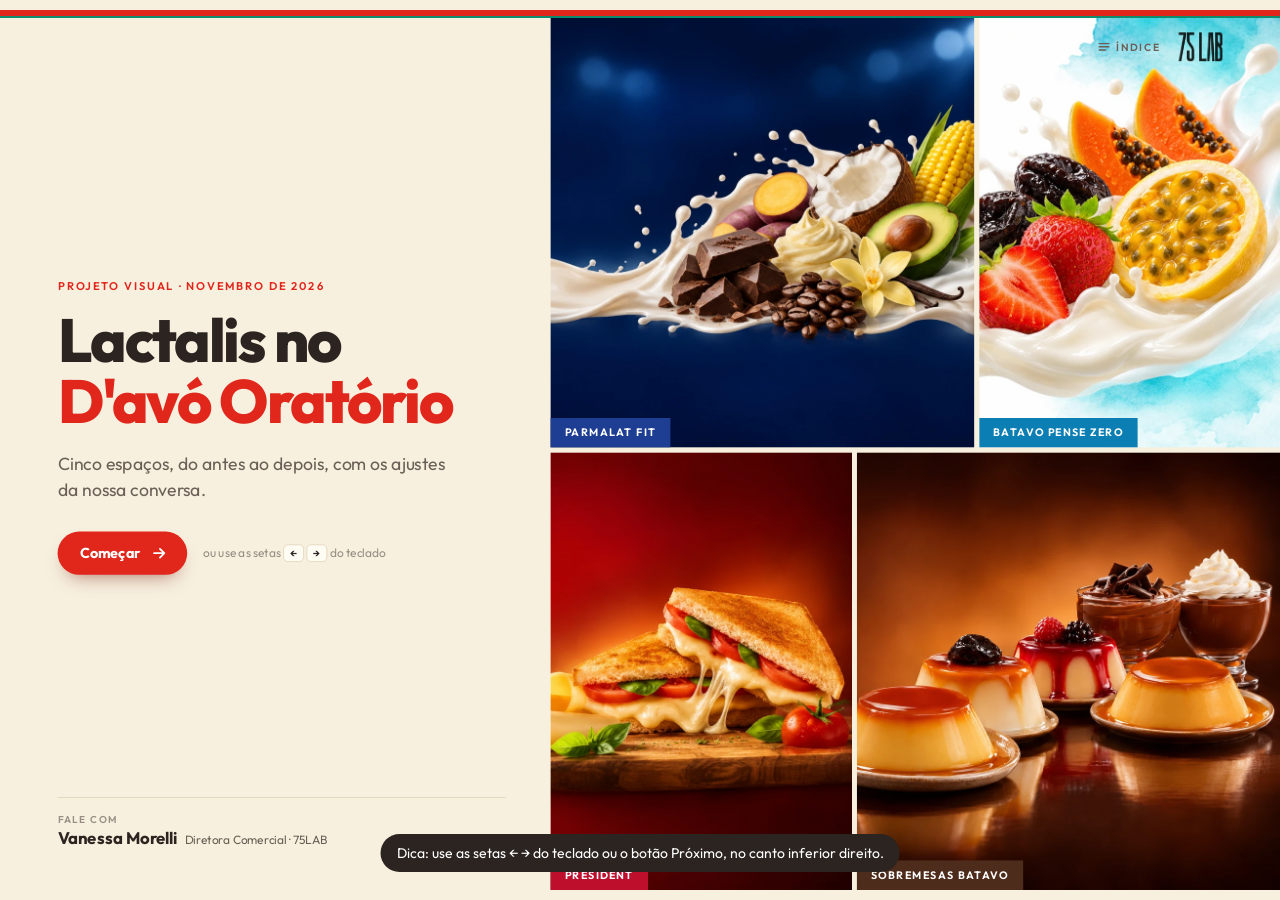
<file: projeto-visual/index.html>
<!doctype html>
<html lang="pt-BR">
<head>
<meta charset="utf-8">
<meta name="viewport" content="width=device-width, initial-scale=1">
<title>Projeto visual · Lactalis no D'avó Oratório · 75LAB</title>
<meta name="description" content="O projeto visual dos cinco espaços Lactalis no D'avó Oratório: Parmalat Fit, Batavo Pense Zero, Président e Sobremesas Batavo.">
<meta property="og:title" content="Projeto visual · Lactalis no D'avó Oratório · 75LAB">
<meta property="og:description" content="O projeto visual dos cinco espaços Lactalis no D'avó Oratório: Parmalat Fit, Batavo Pense Zero, Président e Sobremesas Batavo.">
<meta property="og:image" content="https://projetos.75lab.com.br/lactalis-davo-oratorio/assets/img/pv/og.jpg">
<meta property="og:type" content="website">
<meta name="theme-color" content="#F7F0DF">
<link rel="preconnect" href="https://fonts.googleapis.com">
<link rel="preconnect" href="https://fonts.gstatic.com" crossorigin>
<link rel="stylesheet" href="https://fonts.googleapis.com/css2?family=Outfit:wght@300..900&display=swap">
<link rel="stylesheet" href="../assets/css/deck.css">
<link rel="stylesheet" href="projeto-visual.css">
</head>
<body data-theme="capa">

<main id="stage" aria-live="polite">

  <!-- Faixa da fachada: vermelho e verde do D'avó -->
  <div id="band" aria-hidden="true"></div>

  <header id="top">
    <button id="menuBtn" class="hb" type="button" aria-haspopup="dialog"><svg viewBox="0 0 16 16" aria-hidden="true"><path d="M2 4h12M2 8h12M2 12h8"/></svg>Índice</button>
    <img class="lab-logo" src="../assets/img/brand/75lab-black.png" alt="75LAB" width="185" height="120">
  </header>

  <footer id="foot">
    <span class="who">Lactalis × D'avó Oratório</span>
    <nav id="spaces" aria-label="Espaços"></nav>
    <span id="count">01 / 08</span>
  </footer>
  <nav id="pager" aria-label="Navegação">
    <button id="cprev" type="button" aria-label="Tela anterior"><svg viewBox="0 0 24 24" aria-hidden="true"><path d="M19 12H6M11 6l-6 6 6 6"/></svg></button>
    <button id="cnext" type="button"><span><small>Próximo</small><b id="nextT">O contexto</b></span><svg viewBox="0 0 24 24" aria-hidden="true"><path d="M5 12h13M13 6l6 6-6 6"/></svg></button>
  </nav>

  <!-- ================================================================ CAPA -->
  <section class="slide cover c2" id="capa" data-short="Capa" data-theme="capa" data-title="Capa">
    <div class="c2-txt">
      <div class="c2-main">
        <p class="eyebrow rv">Projeto visual · Novembro de 2026</p>
        <h1 class="rv" style="--d:1">Lactalis no <em>D'avó Oratório</em></h1>
        <p class="lead rv" style="--d:2">Cinco espaços, do antes ao depois, com os ajustes da nossa conversa.</p>
        <div class="start rv" style="--d:3">
          <button type="button" class="cta" data-goto="contexto">Começar<svg viewBox="0 0 24 24" aria-hidden="true"><path d="M5 12h13M13 6l6 6-6 6"/></svg></button>
          <span class="hint-d">ou use as setas <kbd>←</kbd> <kbd>→</kbd> do teclado</span>
          <span class="hint-m">Role a página para ver os cinco espaços</span>
        </div>
      </div>
      <p class="c2-by rv" style="--d:4"><small>Fale com</small><b>Vanessa Morelli</b><span>Diretora Comercial · 75LAB</span></p>
    </div>
    <div class="c2-art">
      <a href="#nutricao" data-goto="nutricao" class="rv" style="--d:2;--bc:#1E3E94"><img src="../assets/img/pv/capa-fit.webp" alt="Sabores e leite" style="object-position:100% 62%"><span>Parmalat Fit</span></a>
      <a href="#pensezero" data-goto="pensezero" class="rv" style="--d:3;--bc:#0B7FB4"><img src="../assets/img/pv/capa-pensezero.webp" alt="Frutas e iogurte" style="object-position:100% 50%"><span>Batavo Pense Zero</span></a>
      <a href="#president" data-goto="president" class="rv" style="--d:4;--bc:#BE0F2D"><img src="../assets/img/pv/capa-president.webp" alt="Sanduíche de queijo" style="object-position:100% 70%"><span>Président</span></a>
      <a href="#sobremesas" data-goto="sobremesas" class="rv" style="--d:5;--bc:#4E2C1B"><img src="../assets/img/pv/capa-sobremesas.webp" alt="Pudins e sobremesas" style="object-position:100% 72%"><span>Sobremesas Batavo</span></a>
    </div>
    <aside class="notes" hidden><p>Só o projeto visual, para aprovação. Os valores vêm depois.</p></aside>
  </section>

  <!-- ================================================================ CONTEXTO -->
  <section class="slide ctx" id="contexto" data-short="O projeto" data-theme="cream" data-title="O projeto">
    <div class="pad">
      <div class="ctx-top">
        <div>
          <p class="eyebrow rv">O projeto</p>
          <h2 class="rv" style="--d:1">Cinco espaços Lactalis na loja, com o Président como estrela.</h2>
          <p class="sub rv" style="--d:2">Mais marca, mais luz e mais facilidade para o cliente escolher. Esta é a etapa do visual: os valores vêm depois da aprovação.</p>
        </div>
        <ul class="stats rv" style="--d:3">
          <li><b>5</b>espaços</li>
          <li><b>3</b>marcas</li>
          <li><b>4</b>com luz de LED</li>
        </ul>
      </div>
      <div class="ctx-mid rv" style="--d:4">
        <p class="lbl">A loja hoje</p>
        <p class="guide">Como ler: cada espaço numa tela, com o <b>1</b>antes e depois, as <b>2</b>peças e <b>3</b>como aplicar.</p>
      </div>
      <div class="today">
        <a href="#nutricao" data-goto="nutricao" class="rv" style="--d:4"><img src="../assets/img/pv/nutricao/hoje.webp" alt="Ilha de nutrição esportiva hoje" style="object-position:50% 40%"><span><b>01</b>Ilha de nutrição<small>Parmalat Fit</small></span></a>
        <a href="#seca" data-goto="seca" class="rv" style="--d:5"><img src="../assets/img/pv/seca/f-antes.webp" alt="Gôndola seca hoje" style="object-position:50% 50%"><span><b>02</b>Gôndola seca<small>Parmalat Fit</small></span></a>
        <a href="#pensezero" data-goto="pensezero" class="rv" style="--d:6"><img src="../assets/img/pv/pensezero/f-antes.webp" alt="Ponta refrigerada hoje" style="object-position:50% 50%"><span><b>03</b>Ponta refrigerada<small>Batavo Pense Zero</small></span></a>
        <a href="#president" data-goto="president" class="rv" style="--d:7"><img src="../assets/img/pv/president/antes.webp" alt="Gôndola de queijos hoje" style="object-position:40% 62%"><span><b>04</b>Gôndola de queijos<small>Président</small></span></a>
        <a href="#sobremesas" data-goto="sobremesas" class="rv" style="--d:8"><img src="../assets/img/pv/sobremesas/f-antes.webp" alt="Ponto de sobremesas hoje" style="object-position:50% 48%"><span><b>05</b>Ponto de sobremesas<small>Sobremesas Batavo</small></span></a>
      </div>
    </div>
    <aside class="notes" hidden><p>Um minuto de contexto: cinco pontos e três marcas. A partir daqui, cada espaço tem uma tela.</p></aside>
  </section>

  <!-- ================================================================ 01 ILHA DE NUTRIÇÃO ESPORTIVA -->
  <section class="slide sp" id="nutricao" data-sp="nutricao" data-short="Nutrição esportiva" data-theme="cream" data-title="Ilha de nutrição esportiva" style="--bc:#1E3E94">
    <div class="pad">
      <header class="sp-head">
        <div>
          <p class="brand rv"><b>01</b>Parmalat Fit</p>
          <h2 class="rv" style="--d:1">Ilha de nutrição esportiva</h2>
        </div>
        <div class="views rv" style="--d:2"><span class="vl">A mesma ilha, de dois pontos · simulação com as fotos da loja</span></div>
      </header>
      <div class="sp-body duas">
        <div class="esq">
          <div class="fotos" style="grid-template-columns:1.7917fr 0.53fr">
            <div class="vista"><p class="lbl">Lado longo</p><div class="cmp" data-ar="1.7917" data-cap="Lado longo da ilha. Simulação feita com a foto da loja.">
          <img class="ia" src="../assets/img/pv/nutricao/n-longo-antes.webp" alt="Ilha de nutrição esportiva, lado longo, antes" draggable="false">
          <img class="id" src="../assets/img/pv/nutricao/n-longo-depois.webp" alt="Ilha de nutrição esportiva, lado longo, depois" draggable="false">
          <span class="tg ta">Antes</span><span class="tg td">Depois</span>
          <div class="handle" tabindex="0" role="slider" aria-label="Arraste para comparar o antes e o depois" aria-valuemin="0" aria-valuemax="100" aria-valuenow="50"><i></i></div>
          <span class="hint">Arraste para comparar</span>
          <button type="button" class="cz" aria-label="Ampliar as fotos"></button>
        </div></div>
            <div class="vista"><p class="lbl">Ponta</p><div class="cmp" data-ar="0.53" data-cap="Ponta da ilha, com a barra de peso na prateleira. Simulação feita com a foto da loja.">
          <img class="ia" src="../assets/img/pv/nutricao/n-ponta-antes.webp" alt="Ilha de nutrição esportiva, ponta, antes" draggable="false">
          <img class="id" src="../assets/img/pv/nutricao/n-ponta-depois.webp" alt="Ilha de nutrição esportiva, ponta, depois" draggable="false">
          <span class="tg ta">Antes</span><span class="tg td">Depois</span>
          <div class="handle" tabindex="0" role="slider" aria-label="Arraste para comparar o antes e o depois" aria-valuemin="0" aria-valuemax="100" aria-valuenow="50"><i></i></div>
          <span class="hint">Arraste para comparar</span>
          <button type="button" class="cz" aria-label="Ampliar as fotos"></button>
        </div></div>
          </div>
          <div class="how rv" style="--d:4">
            <p class="lbl">Como aplica</p>
            <div class="hw q4">
              <div class="mc"><i class="pg" data-pg="empe"></i><h3>Testeiras em pé, sobre a prateleira</h3><span class="pn">Peças 1 e 2</span></div>
              <div class="mc"><i class="pg" data-pg="trilho"></i><h3>Réguas no trilho de preço</h3><span class="pn">Peças 4 e 5</span></div>
              <div class="mc"><i class="pg" data-pg="presilha"></i><h3>Barra de peso presa na prateleira</h3><span class="pn">Peça 3</span></div>
              <div class="mc"><i class="pg" data-pg="caixas"></i><h3>A base continua para as caixas</h3><span class="pn">Sem comunicação</span></div>
            </div>
          </div>
        </div>
        <div class="side">
          <div class="kit rv" style="--d:3">
            <p class="lbl">As peças</p>
            <p class="sum">Na linguagem da campanha Tem Fit com você: testeiras com a linha 15 g e 23 g, réguas por categoria e a barra de peso na ponta.</p>
          </div>
          <div class="mesa rv" style="--d:3">
            <div class="mi">
            <figure class="pc" style="--w:236;--h:45.3"><button type="button" class="pz" data-zoom="../assets/img/pv/nutricao/p-1-testeira-central.webp" data-gallery="nutricao" data-caption="1 · Testeira central|PS com recorte em onda"><img src="../assets/img/pv/nutricao/p-1-testeira-central.webp" alt="Testeira central"></button><figcaption><b>1</b><span>Testeira central</span><em>1 un.</em></figcaption></figure>
            <div class="row"><figure class="pc" style="--w:117;--h:42"><div class="duo"><button type="button" class="pz" data-zoom="../assets/img/pv/nutricao/p-2-perpendicular-esq.webp" data-gallery="nutricao" data-caption="2 · Esquerda|PS em L, em pé na prateleira"><img src="../assets/img/pv/nutricao/p-2-perpendicular-esq.webp" alt="Esquerda" style="--w:51.4;--h:42"></button><button type="button" class="pz" data-zoom="../assets/img/pv/nutricao/p-2-perpendicular-dir.webp" data-gallery="nutricao" data-caption="2 · Direita|PS em L, em pé na prateleira"><img src="../assets/img/pv/nutricao/p-2-perpendicular-dir.webp" alt="Direita" style="--w:62.1;--h:42"></button></div><figcaption><b>2</b><span>Testeiras perpendiculares</span><em>2 un., esquerda e direita</em></figcaption></figure><figure class="pc" style="--w:106;--h:42.3"><button type="button" class="pz" data-zoom="../assets/img/pv/nutricao/p-3-barra-de-peso.webp" data-gallery="nutricao" data-caption="3 · Barra de peso|Peça especial em PS recortado, com a régua de 23 g na base"><img src="../assets/img/pv/nutricao/p-3-barra-de-peso.webp" alt="Barra de peso"></button><figcaption><b>3</b><span>Barra de peso</span><em>1 un.</em></figcaption></figure></div>
            <div class="row"><figure class="pc" style="--w:112;--h:40.4"><div class="stk"><button type="button" class="pz" data-zoom="../assets/img/pv/nutricao/p-4-regua-whey-em-po.webp" data-gallery="nutricao" data-caption="4 · Whey em pó|PS impresso, no trilho de preço"><img src="../assets/img/pv/nutricao/p-4-regua-whey-em-po.webp" alt="Whey em pó" style="--w:112;--h:9.1"></button><button type="button" class="pz" data-zoom="../assets/img/pv/nutricao/p-4-regua-15g.webp" data-gallery="nutricao" data-caption="4 · 15 g Whey|PS impresso, no trilho de preço"><img src="../assets/img/pv/nutricao/p-4-regua-15g.webp" alt="15 g Whey" style="--w:112;--h:9.1"></button><button type="button" class="pz" data-zoom="../assets/img/pv/nutricao/p-4-regua-23g.webp" data-gallery="nutricao" data-caption="4 · 23 g Flexforce|PS impresso, no trilho de preço"><img src="../assets/img/pv/nutricao/p-4-regua-23g.webp" alt="23 g Flexforce" style="--w:112;--h:9.1"></button><button type="button" class="pz" data-zoom="../assets/img/pv/nutricao/p-4-regua-pronto-para-beber.webp" data-gallery="nutricao" data-caption="4 · Pronto para beber|PS impresso, no trilho de preço"><img src="../assets/img/pv/nutricao/p-4-regua-pronto-para-beber.webp" alt="Pronto para beber" style="--w:112;--h:9.1"></button></div><figcaption><b>4</b><span>Réguas por produto</span><em>4 un.</em></figcaption></figure><figure class="pc" style="--w:112;--h:30"><div class="stk"><button type="button" class="pz" data-zoom="../assets/img/pv/nutricao/p-5-regua-barras-proteicas.webp" data-gallery="nutricao" data-caption="5 · Barras proteicas|PS impresso, no trilho de preço"><img src="../assets/img/pv/nutricao/p-5-regua-barras-proteicas.webp" alt="Barras proteicas" style="--w:112;--h:9.1"></button><button type="button" class="pz" data-zoom="../assets/img/pv/nutricao/p-5-regua-creatina.webp" data-gallery="nutricao" data-caption="5 · Creatina|PS impresso, no trilho de preço"><img src="../assets/img/pv/nutricao/p-5-regua-creatina.webp" alt="Creatina" style="--w:112;--h:9.1"></button><button type="button" class="pz" data-zoom="../assets/img/pv/nutricao/p-5-regua-whey-protein.webp" data-gallery="nutricao" data-caption="5 · Whey protein|PS impresso, no trilho de preço"><img src="../assets/img/pv/nutricao/p-5-regua-whey-protein.webp" alt="Whey protein" style="--w:112;--h:9.1"></button></div><figcaption><b>5</b><span>Réguas por categoria</span><em>3 un.</em></figcaption></figure></div>
            </div>
          </div>
          <div class="kv rv" style="--d:4">
            <p class="lbl">KV referência<br>enviado pelo cliente</p>
            <button type="button" class="kvz" data-zoom="../assets/img/pv/nutricao/kv-1.webp" data-gallery="kv-nutricao" data-caption="KV referência enviado pelo cliente|Linha Parmalat Fit · iogurtes"><img src="../assets/img/pv/nutricao/kv-1.webp" alt="KV referência enviado pelo cliente: Linha Parmalat Fit · iogurtes"></button><button type="button" class="kvz" data-zoom="../assets/img/pv/nutricao/kv-2.webp" data-gallery="kv-nutricao" data-caption="KV referência enviado pelo cliente|Linha Parmalat Fit · Whey 15 g e Flexforce 23 g"><img src="../assets/img/pv/nutricao/kv-2.webp" alt="KV referência enviado pelo cliente: Linha Parmalat Fit · Whey 15 g e Flexforce 23 g"></button>
          </div>
        </div>
      </div>
    </div>
    <aside class="notes" hidden><p>As peças seguem o KV da campanha Tem Fit com você, enviado pelo cliente. A testeira em onda puxa a categoria no lado longo e na ponta. As réguas nomeiam o que está em cada prateleira. A barra de peso leva a marca para a altura dos olhos, na ponta. As caixas ficam embaixo porque o cliente leva a caixa dali.</p></aside>
  </section>

  <!-- ================================================================ 02 PONTA DE GÔNDOLA SECA -->
  <section class="slide sp" id="seca" data-sp="seca" data-short="Gôndola seca" data-theme="cream" data-title="Ponta de gôndola seca" style="--bc:#1E3E94">
    <div class="pad">
      <header class="sp-head">
        <div>
          <p class="brand rv"><b>02</b>Parmalat Fit</p>
          <h2 class="rv" style="--d:1">Ponta de gôndola seca</h2>
        </div>
        
      </header>
      <div class="sp-body">
        <div class="cmp" data-ar="0.5675">
          <img class="ia" src="../assets/img/pv/seca/n-antes.webp" alt="Ponta de gôndola seca antes" draggable="false">
          <img class="id" src="../assets/img/pv/seca/n-depois.webp" alt="Ponta de gôndola seca depois" draggable="false">
          <span class="tg ta">Antes</span><span class="tg td">Depois</span>
          <div class="handle" tabindex="0" role="slider" aria-label="Arraste para comparar o antes e o depois" aria-valuemin="0" aria-valuemax="100" aria-valuenow="50"><i></i></div>
          <span class="hint">Arraste para comparar</span>
          <button type="button" class="cz" aria-label="Ampliar as fotos"></button>
        </div>
        <div class="side">
          <div class="kit rv" style="--d:3">
            <p class="lbl">As peças</p>
            <p class="sum">Mais que proteína para a sua rotina: testeira ondulada iluminada, moldura de luz no whey, réguas por benefício e stoppers do Flexforce.</p>
          </div>
          <div class="mesa rv" style="--d:3">
            <div class="mi">
            <figure class="pc" style="--w:190;--h:40.3"><button type="button" class="pz" data-zoom="../assets/img/pv/seca/p-1-testeira.webp" data-gallery="seca" data-caption="1 · Testeira superior ondulada iluminada|PS com recorte ondulado e iluminação"><img src="../assets/img/pv/seca/p-1-testeira.webp" alt="Testeira superior ondulada iluminada"></button><figcaption><b>1</b><span>Testeira superior ondulada iluminada</span><em>1 un.</em></figcaption></figure>
            <div class="row"><figure class="pc" style="--w:120;--h:41.4"><button type="button" class="pz" data-zoom="../assets/img/pv/seca/p-2-moldura.webp" data-gallery="seca" data-caption="2 · Moldura luminosa para whey em pó|Moldura com LED em volta das duas prateleiras do whey"><img src="../assets/img/pv/seca/p-2-moldura.webp" alt="Moldura luminosa para whey em pó"></button><figcaption><b>2</b><span>Moldura luminosa para whey em pó</span><em>1 un.</em></figcaption></figure><figure class="pc" style="--w:28.5;--h:26.8"><div class="duo"><button type="button" class="pz" data-zoom="../assets/img/pv/seca/p-8-stopper-morango.webp" data-gallery="seca" data-caption="8 · Morango|Stopper giratório preso na prateleira, com a embalagem Flexforce, sabores morango e chocolate"><img src="../assets/img/pv/seca/p-8-stopper-morango.webp" alt="Morango" style="--w:13;--h:26.8"></button><button type="button" class="pz" data-zoom="../assets/img/pv/seca/p-8-stopper-chocolate.webp" data-gallery="seca" data-caption="8 · Chocolate|Stopper giratório preso na prateleira, com a embalagem Flexforce, sabores morango e chocolate"><img src="../assets/img/pv/seca/p-8-stopper-chocolate.webp" alt="Chocolate" style="--w:13.5;--h:26.8"></button></div><figcaption><b>8</b><span>Stoppers giratórios</span><em>2 un.</em></figcaption></figure></div>
            <figure class="pc" style="--w:150;--h:67.2"><div class="stk"><button type="button" class="pz" data-zoom="../assets/img/pv/seca/p-3-regua-energia.webp" data-gallery="seca" data-caption="3 a 7 · Energia para o seu dia|PS impresso, no trilho de preço"><img src="../assets/img/pv/seca/p-3-regua-energia.webp" alt="3 a 7 · Energia para o seu dia" style="--w:150;--h:13.4"></button><button type="button" class="pz" data-zoom="../assets/img/pv/seca/p-4-regua-23g.webp" data-gallery="seca" data-caption="3 a 7 · 23 g de proteína|PS impresso, no trilho de preço"><img src="../assets/img/pv/seca/p-4-regua-23g.webp" alt="3 a 7 · 23 g de proteína" style="--w:150;--h:13.2"></button><button type="button" class="pz" data-zoom="../assets/img/pv/seca/p-5-regua-proteina.webp" data-gallery="seca" data-caption="3 a 7 · Proteína líquida|PS impresso, no trilho de preço"><img src="../assets/img/pv/seca/p-5-regua-proteina.webp" alt="3 a 7 · Proteína líquida" style="--w:150;--h:12.2"></button><button type="button" class="pz" data-zoom="../assets/img/pv/seca/p-6-regua-nutricao.webp" data-gallery="seca" data-caption="3 a 7 · Nutrição em qualquer rotina|PS impresso, no trilho de preço"><img src="../assets/img/pv/seca/p-6-regua-nutricao.webp" alt="3 a 7 · Nutrição em qualquer rotina" style="--w:150;--h:12.6"></button><button type="button" class="pz" data-zoom="../assets/img/pv/seca/p-7-regua-complementar.webp" data-gallery="seca" data-caption="3 a 7 · Régua complementar|PS impresso, no trilho de preço"><img src="../assets/img/pv/seca/p-7-regua-complementar.webp" alt="3 a 7 · Régua complementar" style="--w:150;--h:10.2"></button></div><figcaption><b>3 a 7</b><span>Réguas de gôndola</span><em>7 un.: 4 com frase e 3 complementares</em></figcaption></figure>
            </div>
          </div>
          <div class="how rv" style="--d:4">
            <p class="lbl">Como aplica</p>
            <div class="hw q4">
              <div class="mc"><i class="pg" data-pg="retro"></i><h3>Testeira iluminada no topo</h3><span class="pn">Peça 1</span></div>
              <div class="mc"><i class="pg" data-pg="perfil"></i><h3>Moldura de LED em volta do whey</h3><span class="pn">Peça 2</span></div>
              <div class="mc"><i class="pg" data-pg="trilho"></i><h3>Réguas no trilho de preço</h3><span class="pn">Peças 3 a 7</span></div>
              <div class="mc"><i class="pg" data-pg="presilha"></i><h3>Stoppers presos na prateleira</h3><span class="pn">Peça 8</span></div>
            </div>
          </div>
        </div>
      </div>
    </div>
    <aside class="notes" hidden><p>A testeira, a moldura e as réguas falam de proteína para cada momento do dia. Os stoppers giratórios destacam o Flexforce 23 g, o novo da linha. As réguas complementares, só com grafismos, ficam nas prateleiras sem frase.</p></aside>
  </section>

  <!-- ================================================================ 03 PONTA REFRIGERADA -->
  <section class="slide sp" id="pensezero" data-sp="pensezero" data-short="Pense Zero" data-theme="cream" data-title="Ponta refrigerada" style="--bc:#0B7FB4">
    <div class="pad">
      <header class="sp-head">
        <div>
          <p class="brand rv"><b>03</b>Batavo Pense Zero</p>
          <h2 class="rv" style="--d:1">Ponta refrigerada</h2>
        </div>
        <div class="views rv" style="--d:2" role="group" aria-label="Compare as versões">
          <span class="vl">Compare as versões</span>
          <button type="button" class="on" data-antes="../assets/img/pv/pensezero/n-antes.webp" data-depois="../assets/img/pv/pensezero/n-depois.webp" data-ar="1.7778" data-cap="Testeira em PS com recorte em onda e LED">Testeira em PS com LED</button>
          <button type="button" data-antes="../assets/img/pv/pensezero/n-antes.webp" data-depois="../assets/img/pv/pensezero/n-depois-bl.webp" data-ar="1.7778" data-cap="Testeira em caixa de luz (backlight)">Backlight</button>
        </div><div class="kv kv-topo kv-c rv" style="--d:2">
          <p class="lbl">KV referência<br>enviado pelo cliente</p>
          <button type="button" class="kvz" data-zoom="../assets/img/pv/pensezero/kv-1.webp" data-gallery="kv-pensezero" data-caption="KV referência enviado pelo cliente|Pense Zero · Se parar pra pensar, pense zero"><img src="../assets/img/pv/pensezero/kv-1.webp" alt="KV referência enviado pelo cliente: Pense Zero · Se parar pra pensar, pense zero"></button><button type="button" class="kvz" data-zoom="../assets/img/pv/pensezero/kv-2.webp" data-gallery="kv-pensezero" data-caption="KV referência enviado pelo cliente|Pense Zero · versão para celular"><img src="../assets/img/pv/pensezero/kv-2.webp" alt="KV referência enviado pelo cliente: Pense Zero · versão para celular"></button>
        </div>
      </header>
      <div class="sp-body">
        <div class="cmp" data-ar="1.7778">
          <img class="ia" src="../assets/img/pv/pensezero/n-antes.webp" alt="Ponta refrigerada antes" draggable="false">
          <img class="id" src="../assets/img/pv/pensezero/n-depois.webp" alt="Ponta refrigerada depois" draggable="false">
          <span class="tg ta">Antes</span><span class="tg td">Depois</span>
          <div class="handle" tabindex="0" role="slider" aria-label="Arraste para comparar o antes e o depois" aria-valuemin="0" aria-valuemax="100" aria-valuenow="50"><i></i></div>
          <span class="hint">Arraste para comparar</span>
          <button type="button" class="cz" aria-label="Ampliar as fotos"></button>
        </div>
        <div class="side">
          <div class="kit rv" style="--d:3">
            <p class="lbl">As peças</p>
            <p class="sum">Testeira em PS com LED ou backlight, laterais, faixas por ocasião e rodapé.</p>
          </div>
          <div class="mesa rv" style="--d:3">
            <div class="mi">
            <figure class="pc" style="--w:230;--h:51.2"><div class="stk"><button type="button" class="pz" data-zoom="../assets/img/pv/pensezero/p-1-painel-topo.webp" data-gallery="pz" data-caption="1 · Testeira em PS com LED|PS com recorte em onda e LED, ou caixa de luz retangular (backlight)"><img src="../assets/img/pv/pensezero/p-1-painel-topo.webp" alt="Testeira em PS com LED" style="--w:230;--h:28.1"></button><button type="button" class="pz" data-zoom="../assets/img/pv/pensezero/p-1-backlight.webp" data-gallery="pz" data-caption="1 · Backlight|PS com recorte em onda e LED, ou caixa de luz retangular (backlight)"><img src="../assets/img/pv/pensezero/p-1-backlight.webp" alt="Backlight" style="--w:230;--h:21.7"></button></div><figcaption><b>1</b><span>Testeira · duas versões</span><em>1 un., na versão escolhida</em></figcaption></figure>
            <div class="row"><figure class="pc" style="--w:19.5;--h:84"><button type="button" class="pz" data-zoom="../assets/img/pv/pensezero/p-2-lateral-esq.webp" data-gallery="pz" data-caption="2 · Lateral esquerda|Adesivo em vinil, na coluna esquerda"><img src="../assets/img/pv/pensezero/p-2-lateral-esq.webp" alt="Lateral esquerda"></button><figcaption><b>2</b><span>Lateral esquerda</span><em>1 un.</em></figcaption></figure><figure class="pc" style="--w:22.5;--h:84"><button type="button" class="pz" data-zoom="../assets/img/pv/pensezero/p-3-lateral-dir.webp" data-gallery="pz" data-caption="3 · Lateral direita|Adesivo em vinil, na coluna direita"><img src="../assets/img/pv/pensezero/p-3-lateral-dir.webp" alt="Lateral direita"></button><figcaption><b>3</b><span>Lateral direita</span><em>1 un.</em></figcaption></figure><figure class="pc" style="--w:140;--h:92.8"><div class="stk"><button type="button" class="pz" data-zoom="../assets/img/pv/pensezero/p-4-faixa-cafe.webp" data-gallery="pz" data-caption="4 · Pro café da manhã|PS ou PETG para frio, no trilho de preço"><img src="../assets/img/pv/pensezero/p-4-faixa-cafe.webp" alt="Pro café da manhã" style="--w:140;--h:13.4"></button><button type="button" class="pz" data-zoom="../assets/img/pv/pensezero/p-4-faixa-compartilhar.webp" data-gallery="pz" data-caption="4 · Pra compartilhar|PS ou PETG para frio, no trilho de preço"><img src="../assets/img/pv/pensezero/p-4-faixa-compartilhar.webp" alt="Pra compartilhar" style="--w:140;--h:12.6"></button><button type="button" class="pz" data-zoom="../assets/img/pv/pensezero/p-4-faixa-tarde.webp" data-gallery="pz" data-caption="4 · Pro lanche da tarde|PS ou PETG para frio, no trilho de preço"><img src="../assets/img/pv/pensezero/p-4-faixa-tarde.webp" alt="Pro lanche da tarde" style="--w:140;--h:12.1"></button><button type="button" class="pz" data-zoom="../assets/img/pv/pensezero/p-4-faixa-levar.webp" data-gallery="pz" data-caption="4 · Pra levar|PS ou PETG para frio, no trilho de preço"><img src="../assets/img/pv/pensezero/p-4-faixa-levar.webp" alt="Pra levar" style="--w:140;--h:10.9"></button><button type="button" class="pz" data-zoom="../assets/img/pv/pensezero/p-4-faixa-rapido.webp" data-gallery="pz" data-caption="4 · No seu lanche rápido|PS ou PETG para frio, no trilho de preço"><img src="../assets/img/pv/pensezero/p-4-faixa-rapido.webp" alt="No seu lanche rápido" style="--w:140;--h:10.9"></button><button type="button" class="pz" data-zoom="../assets/img/pv/pensezero/p-4-faixa-colher.webp" data-gallery="pz" data-caption="4 · De colher|PS ou PETG para frio, no trilho de preço"><img src="../assets/img/pv/pensezero/p-4-faixa-colher.webp" alt="De colher" style="--w:68;--h:12.3"></button><button type="button" class="pz" data-zoom="../assets/img/pv/pensezero/p-4-faixa-sobremesa.webp" data-gallery="pz" data-caption="4 · De sobremesa|PS ou PETG para frio, no trilho de preço"><img src="../assets/img/pv/pensezero/p-4-faixa-sobremesa.webp" alt="De sobremesa" style="--w:68;--h:12.2"></button></div><figcaption><b>4</b><span>Faixas de prateleira</span><em>7 un., 5 longas e 2 curtas</em></figcaption></figure></div>
            <figure class="pc" style="--w:230;--h:21.8"><button type="button" class="pz" data-zoom="../assets/img/pv/pensezero/p-5-rodape.webp" data-gallery="pz" data-caption="5 · Rodapé frontal|Adesivo em vinil, por cima do amarelo da base"><img src="../assets/img/pv/pensezero/p-5-rodape.webp" alt="Rodapé frontal"></button><figcaption><b>5</b><span>Rodapé frontal</span><em>1 un.</em></figcaption></figure>
            </div>
          </div>
          <div class="how rv" style="--d:4">
            <p class="lbl">Como aplica</p>
            <div class="hw q4">
              <div class="mc"><i class="pg" data-pg="retro"></i><h3>Testeira com luz</h3><span class="pn">Peça 1, duas versões</span></div>
              <div class="mc"><i class="pg" data-pg="adesivo"></i><h3>Adesivo nas duas laterais</h3><span class="pn">Peças 2 e 3</span></div>
              <div class="mc"><i class="pg" data-pg="trilho"></i><h3>Faixas no trilho de preço</h3><span class="pn">Peça 4</span></div>
              <div class="mc"><i class="pg" data-pg="adesivo"></i><h3>Rodapé por cima do amarelo</h3><span class="pn">Peça 5</span></div>
            </div>
          </div>
        </div>
      </div>
    </div>
    <aside class="notes" hidden><p>Os botões comparam as duas opções de testeira: em PS com recorte em onda e LED, ou em caixa de luz retangular (backlight). O resto do kit é o mesmo nas duas. As peças seguem o KV Se parar pra pensar, pense zero, enviado pelo cliente; as laterais, as faixas e o rodapé são aplicados sobre o móvel atual. Medidas se confirmam na medição.</p></aside>
  </section>

  <!-- ================================================================ 04 GÔNDOLA FRIA DE QUEIJOS -->
  <section class="slide sp" id="president" data-sp="president" data-short="Président" data-theme="cream" data-title="Gôndola fria de queijos" style="--bc:#BE0F2D">
    <div class="pad">
      <header class="sp-head">
        <div>
          <p class="brand rv"><b>04</b>Président</p>
          <h2 class="rv" style="--d:1">Gôndola fria de queijos</h2>
        </div>
        <div class="kv kv-topo kv3 rv" style="--d:2">
          <p class="lbl">KV referência<br>enviado pelo cliente</p>
          <button type="button" class="kvz" data-zoom="../assets/img/pv/president/kv-1.webp" data-gallery="kv-president" data-caption="KV referência enviado pelo cliente|Encarte Président · Mambo"><img src="../assets/img/pv/president/kv-1.webp" alt="KV referência enviado pelo cliente: Encarte Président · Mambo"></button><button type="button" class="kvz" data-zoom="../assets/img/pv/president/kv-2.webp" data-gallery="kv-president" data-caption="KV referência enviado pelo cliente|Encarte Président · Condor"><img src="../assets/img/pv/president/kv-2.webp" alt="KV referência enviado pelo cliente: Encarte Président · Condor"></button><button type="button" class="kvz" data-zoom="../assets/img/pv/president/kv-3.webp" data-gallery="kv-president" data-caption="KV referência enviado pelo cliente|Encarte Président · Condor, fechado"><img src="../assets/img/pv/president/kv-3.webp" alt="KV referência enviado pelo cliente: Encarte Président · Condor, fechado"></button>
        </div>
      </header>
      <div class="sp-body">
        <div class="cmp" data-ar="1.3173" data-lay="lado">
          <img class="ia" src="../assets/img/pv/president/p13-antes.webp" alt="Gôndola fria de queijos antes" draggable="false">
          <img class="id" src="../assets/img/pv/president/p13-depois.webp" alt="Gôndola fria de queijos depois" draggable="false">
          <span class="tg ta">Planograma</span><span class="tg td">Depois</span>
          <div class="handle" tabindex="0" role="slider" aria-label="Arraste para comparar o antes e o depois" aria-valuemin="0" aria-valuemax="100" aria-valuenow="50"><i></i></div>
          <span class="hint">Arraste para comparar</span>
          <button type="button" class="cz" aria-label="Ampliar as fotos"></button>
        </div>
        <div class="side">
          <div class="kit rv" style="--d:3">
            <p class="lbl">As peças</p>
            <p class="sum">A estrela da loja: testeira iluminada, a torre Eiffel por dentro, o queijo por fora, stopper na divisa e réguas com a marca.</p>
          </div>
          <div class="mesa rv" style="--d:3">
            <div class="mi">
            <div class="row"><figure class="pc" style="--w:49.9;--h:150"><button type="button" class="pz" data-zoom="../assets/img/pv/president/p13-2-adesivo-externo.webp" data-gallery="president" data-caption="2 · Adesivo lateral externo|Adesivo em vinil, na lateral de fora"><img src="../assets/img/pv/president/p13-2-adesivo-externo.webp" alt="Adesivo lateral externo"></button><figcaption><b>2</b><span>Adesivo lateral externo</span><em>1 un.</em></figcaption></figure><figure class="pc" style="--w:26.7;--h:142"><button type="button" class="pz" data-zoom="../assets/img/pv/president/p13-3-adesivo-interno.webp" data-gallery="president" data-caption="3 · Adesivo lateral interno|Vinil vermelho com a torre em dourado, na lateral de dentro"><img src="../assets/img/pv/president/p13-3-adesivo-interno.webp" alt="Adesivo lateral interno"></button><figcaption><b>3</b><span>Adesivo lateral interno</span><em>1 un.</em></figcaption></figure><figure class="pc" style="--w:22.4;--h:124"><button type="button" class="pz" data-zoom="../assets/img/pv/president/p13-4-stopper-vertical.webp" data-gallery="president" data-caption="4 · Stopper vertical|PS recortado, na divisa entre o Président e a Sadia"><img src="../assets/img/pv/president/p13-4-stopper-vertical.webp" alt="Stopper vertical"></button><figcaption><b>4</b><span>Stopper vertical</span><em>1 un.</em></figcaption></figure><div class="col"><figure class="pc" style="--w:150;--h:45.7"><button type="button" class="pz" data-zoom="../assets/img/pv/president/p13-1-testeira.webp" data-gallery="president" data-caption="1 · Testeira superior|Caixa de luz com face impressa e moldura dourada"><img src="../assets/img/pv/president/p13-1-testeira.webp" alt="Testeira superior"></button><figcaption><b>1</b><span>Testeira superior</span><em>1 un.</em></figcaption></figure><figure class="pc" style="--w:128;--h:7.6"><button type="button" class="pz" data-zoom="../assets/img/pv/president/p13-5-regua.webp" data-gallery="president" data-caption="5 · Réguas de gôndola|PS para frio, no trilho de preço"><img src="../assets/img/pv/president/p13-5-regua.webp" alt="Réguas de gôndola"></button><figcaption><b>5</b><span>Réguas de gôndola</span><em>4 un., uma por prateleira</em></figcaption></figure><figure class="pc" style="--w:150;--h:12.3"><button type="button" class="pz" data-zoom="../assets/img/pv/president/p13-6-faixa-base.webp" data-gallery="president" data-caption="6 · Faixa de base|Adesivo em vinil vermelho com filete dourado"><img src="../assets/img/pv/president/p13-6-faixa-base.webp" alt="Faixa de base"></button><figcaption><b>6</b><span>Faixa de base</span><em>1 un.</em></figcaption></figure></div></div>
            </div>
          </div>
          <div class="how rv" style="--d:4">
            <p class="lbl">Como aplica</p>
            <div class="hw q4">
              <div class="mc"><i class="pg" data-pg="retro"></i><h3>Testeira iluminada no topo</h3><span class="pn">Peça 1</span></div>
              <div class="mc"><i class="pg" data-pg="adesivo"></i><h3>Adesivo nas duas laterais</h3><span class="pn">Peças 2 e 3</span></div>
              <div class="mc"><i class="pg" data-pg="presilha"></i><h3>Stopper na divisa com a Sadia</h3><span class="pn">Peça 4</span></div>
              <div class="mc"><i class="pg" data-pg="trilho"></i><h3>Réguas no trilho e faixa na base</h3><span class="pn">Peças 5 e 6</span></div>
            </div>
          </div>
        </div>
      </div>
    </div>
    <aside class="notes" hidden><p>É a estrela da vez. A simulação foi feita sobre a imagem do planograma que o cliente enviou, por isso a comparação é com o planograma e não com a loja de hoje. Os KVs ao lado são os encartes de referência do cliente.</p></aside>
  </section>

  <!-- ================================================================ 05 PONTO DE SOBREMESAS -->
  <section class="slide sp" id="sobremesas" data-sp="sobremesas" data-short="Sobremesas" data-theme="cream" data-title="Ponto de sobremesas" style="--bc:#4E2C1B">
    <div class="pad">
      <header class="sp-head">
        <div>
          <p class="brand rv"><b>05</b>Sobremesas Batavo</p>
          <h2 class="rv" style="--d:1">Ponto de sobremesas</h2>
        </div>
        <div class="kv kv-topo rv" style="--d:2">
          <p class="lbl">KV referência<br>enviado pelo cliente</p>
          <button type="button" class="kvz" data-zoom="../assets/img/pv/sobremesas/kv-1.webp" data-gallery="kv-sobremesas" data-caption="KV referência enviado pelo cliente|Pudim Lovers · cartaz"><img src="../assets/img/pv/sobremesas/kv-1.webp" alt="KV referência enviado pelo cliente: Pudim Lovers · cartaz"></button><button type="button" class="kvz" data-zoom="../assets/img/pv/sobremesas/kv-2.webp" data-gallery="kv-sobremesas" data-caption="KV referência enviado pelo cliente|Pudim Lovers · Feliz Dia do Pudim"><img src="../assets/img/pv/sobremesas/kv-2.webp" alt="KV referência enviado pelo cliente: Pudim Lovers · Feliz Dia do Pudim"></button>
        </div>
      </header>
      <div class="sp-body">
        <div class="cmp" data-ar="0.75">
          <img class="ia" src="../assets/img/pv/sobremesas/a-antes.webp" alt="Ponto de sobremesas antes" draggable="false">
          <img class="id" src="../assets/img/pv/sobremesas/n-depois.webp" alt="Ponto de sobremesas depois" draggable="false">
          <span class="tg ta">Antes</span><span class="tg td">Depois</span>
          <div class="handle" tabindex="0" role="slider" aria-label="Arraste para comparar o antes e o depois" aria-valuemin="0" aria-valuemax="100" aria-valuenow="50"><i></i></div>
          <span class="hint">Arraste para comparar</span>
          <button type="button" class="cz" aria-label="Ampliar as fotos"></button>
        </div>
        <div class="side">
          <div class="kit rv" style="--d:3">
            <p class="lbl">As peças</p>
            <p class="sum">Hora da sobremesa no clima Pudim Lovers: testeira em onda com luz, toldo, réguas por produto, artes nas laterais e faixa frontal.</p>
          </div>
          <div class="mesa rv" style="--d:3">
            <div class="mi">
            <div class="row"><figure class="pc" style="--w:22.7;--h:78"><button type="button" class="pz" data-zoom="../assets/img/pv/sobremesas/p-5-lateral-esq.webp" data-gallery="sob" data-caption="5 · Arte lateral esquerda|Adesivo em vinil, inteiro, por fora do frio"><img src="../assets/img/pv/sobremesas/p-5-lateral-esq.webp" alt="Arte lateral esquerda"></button><figcaption><b>5</b><span>Arte lateral esquerda</span><em>1 un.</em></figcaption></figure><div class="col"><figure class="pc" style="--w:130;--h:38.3"><button type="button" class="pz" data-zoom="../assets/img/pv/sobremesas/p-1-testeira.webp" data-gallery="sob" data-caption="1 · Testeira em PS com LED|PS com faca especial ondulada e LED superior e inferior"><img src="../assets/img/pv/sobremesas/p-1-testeira.webp" alt="Testeira em PS com LED"></button><figcaption><b>1</b><span>Testeira em PS com LED</span><em>1 un.</em></figcaption></figure><figure class="pc" style="--w:130;--h:7.6"><button type="button" class="pz" data-zoom="../assets/img/pv/sobremesas/p-2-toldo.webp" data-gallery="sob" data-caption="2 · Toldo eletrostático|Vinil eletrostático plano"><img src="../assets/img/pv/sobremesas/p-2-toldo.webp" alt="Toldo eletrostático"></button><figcaption><b>2</b><span>Toldo eletrostático</span><em>2 un., um por porta</em></figcaption></figure><figure class="pc" style="--w:130;--h:28.5"><div class="stk"><button type="button" class="pz" data-zoom="../assets/img/pv/sobremesas/p-3-regua-superior-1.webp" data-gallery="sob" data-caption="3 · Superior 1 · brigadeirão, pudim e Creamy Chantilly|PS para frio, com logo e espaço de preço; nomes conforme o planograma"><img src="../assets/img/pv/sobremesas/p-3-regua-superior-1.webp" alt="Superior 1 · brigadeirão, pudim e Creamy Chantilly" style="--w:130;--h:5.3"></button><button type="button" class="pz" data-zoom="../assets/img/pv/sobremesas/p-3-regua-superior-2.webp" data-gallery="sob" data-caption="3 · Superior 2 · brigadeirão, pudim e Creamy Chantilly|PS para frio, com logo e espaço de preço; nomes conforme o planograma"><img src="../assets/img/pv/sobremesas/p-3-regua-superior-2.webp" alt="Superior 2 · brigadeirão, pudim e Creamy Chantilly" style="--w:130;--h:5"></button><button type="button" class="pz" data-zoom="../assets/img/pv/sobremesas/p-3-regua-flan.webp" data-gallery="sob" data-caption="3 · Inferior 1 · Flan|PS para frio, com logo e espaço de preço; nomes conforme o planograma"><img src="../assets/img/pv/sobremesas/p-3-regua-flan.webp" alt="Inferior 1 · Flan" style="--w:130;--h:4.8"></button><button type="button" class="pz" data-zoom="../assets/img/pv/sobremesas/p-3-regua-creamy-1.webp" data-gallery="sob" data-caption="3 · Inferior 2 · Creamy|PS para frio, com logo e espaço de preço; nomes conforme o planograma"><img src="../assets/img/pv/sobremesas/p-3-regua-creamy-1.webp" alt="Inferior 2 · Creamy" style="--w:130;--h:4.8"></button><button type="button" class="pz" data-zoom="../assets/img/pv/sobremesas/p-3-regua-creamy-2.webp" data-gallery="sob" data-caption="3 · Inferior 3 · Creamy|PS para frio, com logo e espaço de preço; nomes conforme o planograma"><img src="../assets/img/pv/sobremesas/p-3-regua-creamy-2.webp" alt="Inferior 3 · Creamy" style="--w:130;--h:4.6"></button></div><figcaption><b>3</b><span>Réguas com o nome</span><em>5 un.</em></figcaption></figure></div><figure class="pc" style="--w:22.9;--h:78"><button type="button" class="pz" data-zoom="../assets/img/pv/sobremesas/p-6-lateral-dir.webp" data-gallery="sob" data-caption="6 · Arte lateral direita|Adesivo em vinil, inteiro, por fora do frio"><img src="../assets/img/pv/sobremesas/p-6-lateral-dir.webp" alt="Arte lateral direita"></button><figcaption><b>6</b><span>Arte lateral direita</span><em>1 un.</em></figcaption></figure></div>
            <div class="row"><figure class="pc" style="--w:130;--h:7.2"><div class="duo"><button type="button" class="pz" data-zoom="../assets/img/pv/sobremesas/p-4-base-1.webp" data-gallery="sob" data-caption="4 · Porta 1|Vinil, na parte de baixo do vidro"><img src="../assets/img/pv/sobremesas/p-4-base-1.webp" alt="Porta 1" style="--w:63;--h:7.2"></button><button type="button" class="pz" data-zoom="../assets/img/pv/sobremesas/p-4-base-2.webp" data-gallery="sob" data-caption="4 · Porta 2|Vinil, na parte de baixo do vidro"><img src="../assets/img/pv/sobremesas/p-4-base-2.webp" alt="Porta 2" style="--w:63;--h:7.2"></button></div><figcaption><b>4</b><span>Adesivo para base do vidro</span><em>2 un., um por porta</em></figcaption></figure><figure class="pc" style="--w:130;--h:7.7"><button type="button" class="pz" data-zoom="../assets/img/pv/sobremesas/p-7-faixa-frontal.webp" data-gallery="sob" data-caption="7 · Adesivo da faixa frontal inferior|Vinil, complementar, na faixa preta abaixo das portas"><img src="../assets/img/pv/sobremesas/p-7-faixa-frontal.webp" alt="Adesivo da faixa frontal inferior"></button><figcaption><b>7</b><span>Adesivo da faixa frontal inferior</span><em>1 un.</em></figcaption></figure></div>
            </div>
          </div>
          <div class="how rv" style="--d:4">
            <p class="lbl">Como aplica</p>
            <div class="hw q4">
              <div class="mc"><i class="pg" data-pg="retro"></i><h3>Testeira com LED em cima e embaixo</h3><span class="pn">Peça 1</span></div>
              <div class="mc"><i class="pg" data-pg="lambrequim"></i><h3>Toldo eletrostático, sem descer no vidro</h3><span class="pn">Peça 2</span></div>
              <div class="mc"><i class="pg" data-pg="nome"></i><h3>Régua com o nome de cada sobremesa</h3><span class="pn">Peça 3</span></div>
              <div class="mc"><i class="pg" data-pg="adesivo"></i><h3>Adesivos no vidro, na faixa frontal e nas laterais</h3><span class="pn">Peças 4 a 7</span></div>
            </div>
          </div>
        </div>
      </div>
    </div>
    <aside class="notes" hidden><p>A geladeira vira uma vitrine de confeitaria, na linguagem Pudim Lovers dos KVs enviados pelo cliente. As peças saíram da prancha de materiais. Medidas e nomes se confirmam na medição e no planograma.</p></aside>
  </section>

  <!-- ================================================================ PRÓXIMOS PASSOS E CONTATO -->
  <section class="slide close" id="contato" data-short="Próximos passos" data-theme="green" data-title="Próximos passos">
    <div class="pad">
      <div class="cl">
        <p class="eyebrow rv">Próximos passos</p>
        <h2 class="rv" style="--d:1">Aprovado o visual, seguimos para os valores.</h2>
        <ol class="tot rv" style="--d:2">
          <li><span class="pvn"><b>01</b><span><strong>Aprovação do projeto visual</strong><small>Ajustes nesta etapa não geram retrabalho de orçamento.</small></span></span></li>
          <li><span class="pvn"><b>02</b><span><strong>Medição na loja</strong><small>Fecha as medidas de cada peça, com atenção ao espaço exato do Président.</small></span></span></li>
          <li><span class="pvn"><b>03</b><span><strong>Valores</strong><small>Orçamento sobre o projeto aprovado.</small></span></span></li>
        </ol>
        <div class="pv-conf rv" style="--d:3">
          <p class="lbl">A confirmar com a loja</p>
          <ul>
            <li>Ponto de energia para a luz na gôndola seca, no Pense Zero, no Président e nas Sobremesas.</li>
            <li>Autorização do D'avó para a testeira do Président, as faixas da ilha e a base do Pense Zero.</li>
            <li>Se o expositor de embutidos sai da frente do painel do Président.</li>
          </ul>
        </div>
      </div>
      <div class="card rv" style="--d:3">
        <span class="lbl">Fale com a gente</span>
        <h3>Vanessa Morelli</h3>
        <p class="role">Diretora Comercial · 75LAB</p>
        <p class="intro">Para tirar dúvidas, ajustar o projeto e agendar a medição na loja.</p>
        <ul>
          <li><span>E-mail</span><a href="mailto:vanessa.morelli@75lab.com.br">vanessa.morelli@75lab.com.br</a><button type="button" class="copy" data-copy="vanessa.morelli@75lab.com.br" aria-label="Copiar o e-mail da Vanessa">copiar</button></li>
          <li><span>Telefone</span><a href="tel:+5511983982803">(11) 98398-2803</a></li>
          <li><span>Site</span><a href="https://75lab.com.br" target="_blank" rel="noopener">75lab.com.br</a></li>
          <li><span>Instagram</span><a href="https://www.instagram.com/setecincolab/" target="_blank" rel="noopener">@setecincolab</a></li>
        </ul>
        <img class="card-logo" src="../assets/img/brand/75lab-black.png" alt="75LAB" width="185" height="120">
        <small>75LAB Estratégia, Design e Produção Ltda. · CNPJ 55.470.982/0001-77</small>
      </div>
    </div>
    <aside class="notes" hidden><p>Aprovando o visual, a 75LAB mede a loja e envia os valores.</p></aside>
  </section>

</main>

<!-- Índice -->
<div id="menu" role="dialog" aria-modal="true" aria-label="Índice">
  <div class="mc-box">
    <div class="mh"><span class="lbl">Índice</span><button id="menuClose" type="button" aria-label="Fechar o índice">×</button></div>
    <ol id="menuA"></ol>
    <p class="keys"><b>←</b> <b>→</b> navegar · <b>M</b> índice · <b>F</b> tela cheia · arraste as fotos para comparar · clique nas peças para ampliar</p>
  </div>
</div>

<!-- Imagem ampliada -->
<div id="lb" role="dialog" aria-modal="true" aria-label="Imagem ampliada">
  <figure><img id="lbImg" alt=""><figcaption id="lbCap"></figcaption></figure>
  <button id="lbPrev" type="button" aria-label="Imagem anterior">←</button>
  <button id="lbNext" type="button" aria-label="Próxima imagem">→</button>
  <span id="lbCount"></span>
  <button id="lbClose" type="button" aria-label="Fechar">×</button>
</div>

<div id="np" aria-live="polite"></div>
<div id="toast" role="status"></div>

<script src="../assets/js/deck.js"></script>
</body>
</html>
</file>
<file: assets/css/deck.css>
/* =========================================================================
   Lactalis no D'avó Oratório × 75LAB · sistema visual
   As cores da fachada do D'avó: parede vermelha, placa creme e marquise
   verde. Fotos grandes, peças soltas em escala e o jeito de aplicar.
   Outfit em todos os textos. Transição de porta automática.
   ========================================================================= */
:root {
  --cream: #F7F0DF;
  --cream2: #EEE2C4;
  --card: #FFFCF4;
  --sand: #E8D39B;
  --red: #E1261C;
  --red-d: #B8170F;
  --green: #0E8C6C;
  --green-d: #0A6B53;
  --green-t: #DDEEE5;
  --ink: #2B2420;
  --ink2: #6B5F56;
  --ink3: #9A8E84;
  --line: #E0D3B6;
  --tag: #F7C531;

  --px: 72px; --pt: 78px; --pb: 92px;
  --ez: cubic-bezier(.2, .8, .2, 1);
  --f: 'Outfit', system-ui, -apple-system, 'Segoe UI', sans-serif;
}

* { box-sizing: border-box; }
html, body { margin: 0; height: 100%; }
body {
  font-family: var(--f); color: var(--ink); background: var(--cream);
  overflow: hidden; -webkit-font-smoothing: antialiased; text-rendering: optimizeLegibility;
  transition: background-color .6s ease;
}
body[data-theme="red"] { background: var(--red); }
body[data-theme="green"] { background: var(--green); }
button { font: inherit; color: inherit; cursor: pointer; }
a { color: inherit; }
img { display: block; max-width: 100%; }
h1, h2, h3, h4, p, ol, ul, figure { margin: 0; }
ol, ul { padding: 0; list-style: none; }
:focus-visible { outline: 2px solid var(--green); outline-offset: 3px; }

/* ------------------------------------------------------------- palco */
#stage {
  position: absolute; left: 50%; top: 50%;
  width: 1600px; height: 900px;
  transform: translate(-50%, -50%) scale(var(--scale, 1));
  transform-origin: center; overflow: hidden;
  background: var(--cream);
}
.slide { position: absolute; inset: 0; visibility: hidden; overflow: hidden; background: var(--cream); color: var(--ink); }
.slide.is-active { visibility: visible; }
.slide[data-theme="red"] { background: var(--red); }
.slide[data-theme="green"] { background: var(--green); color: var(--card); }
.pad { position: absolute; top: var(--pt); bottom: var(--pb); left: var(--px); right: var(--px); }

/* ------------------------------------------------------------- tipografia */
.eyebrow, .lbl { font-weight: 600; font-size: 14px; letter-spacing: .16em; text-transform: uppercase; color: var(--red); }
h1 { font-weight: 800; font-size: 88px; line-height: .98; letter-spacing: -.035em; }
h2 { font-weight: 750; font-size: 50px; line-height: 1.06; letter-spacing: -.028em; }
h3 { font-weight: 700; letter-spacing: -.01em; }
.sub { font-size: 20px; line-height: 1.5; color: var(--ink2); }
.brand { font-weight: 650; font-size: 15px; letter-spacing: .14em; text-transform: uppercase; color: var(--bc, var(--ink2)); }

/* entrada dos elementos */
.rv { opacity: 0; transform: translateY(16px); }
.slide.is-in .rv {
  opacity: 1; transform: none;
  transition: opacity .7s var(--ez), transform .8s var(--ez);
  transition-delay: calc(var(--d, 0) * 80ms + 200ms);
}
.static .rv, .m .rv { opacity: 1 !important; transform: none !important; transition: none !important; }

/* ------------------------------------------------------------- moldura: faixa, cabeçalho, rodapé */
#band { position: absolute; left: 0; right: 0; top: 0; height: 10px; z-index: 30; background: linear-gradient(var(--red) 0 7px, var(--green) 7px 10px); transition: opacity .4s; }
body[data-theme="red"] #band, body[data-theme="green"] #band { opacity: 0; }

#top { position: absolute; right: var(--px); top: 28px; z-index: 30; display: flex; align-items: center; gap: 22px; }
.hb { display: inline-flex; align-items: center; gap: 8px; border: 0; background: none; padding: 6px 0; font-weight: 600; font-size: 13px; letter-spacing: .14em; text-transform: uppercase; color: var(--ink2); }
.hb svg { width: 16px; height: 16px; fill: none; stroke: currentColor; stroke-width: 1.8; stroke-linecap: round; }
.hb:hover { color: var(--red); }
#top .lab-logo { height: 36px; width: auto; }
body[data-theme="red"] .hb, body[data-theme="green"] .hb { color: var(--card); }
body[data-theme="green"] #top .lab-logo { display: none; }

#foot {
  position: absolute; left: 0; right: 0; bottom: 0; height: 72px; z-index: 30;
  display: flex; align-items: center; gap: 28px; padding: 0 400px 0 var(--px);
  font-size: 13px; color: var(--ink3); transition: opacity .4s;
}
#foot .who { font-weight: 600; letter-spacing: .1em; text-transform: uppercase; white-space: nowrap; }
#spaces { flex: 1; display: flex; justify-content: center; gap: 6px; }
#spaces button { border: 0; background: none; padding: 7px 12px; border-radius: 999px; font-size: 13.5px; font-weight: 500; color: var(--ink3); white-space: nowrap; transition: background-color .3s, color .3s; }
#spaces button b { font-weight: 700; margin-right: 6px; }
#spaces button:hover { color: var(--ink); background: rgba(43, 36, 32, .06); }
#spaces button.cur { background: var(--red); color: #fff; }
#count { font-weight: 600; font-variant-numeric: tabular-nums; letter-spacing: .08em; }
body[data-theme="red"] #foot { opacity: 0; pointer-events: none; }
body[data-theme="green"] #foot { color: rgba(255, 252, 244, .7); }
body[data-theme="green"] #spaces button { color: rgba(255, 252, 244, .7); }
body[data-theme="green"] #spaces button:hover { background: rgba(255, 252, 244, .12); color: #fff; }

#pager { position: absolute; right: 32px; bottom: 13px; z-index: 31; display: flex; align-items: center; gap: 10px; }
#pager button { height: 46px; border-radius: 999px; display: flex; align-items: center; transition: transform .25s var(--ez), background-color .3s, border-color .3s; }
#pager svg { width: 20px; height: 20px; fill: none; stroke: currentColor; stroke-width: 2.2; stroke-linecap: round; stroke-linejoin: round; flex: none; }
#pager button[hidden] { display: none; }
#cprev { width: 46px; justify-content: center; border: 1.5px solid var(--line); background: var(--card); color: var(--ink); }
#cprev:hover { border-color: var(--ink3); transform: translateX(-2px); }
#cnext { gap: 14px; padding: 0 16px 0 22px; border: 0; background: var(--red); color: #fff; box-shadow: 0 8px 20px -10px rgba(120, 20, 10, .55); text-align: left; }
#cnext span { display: flex; flex-direction: column; line-height: 1.12; }
#cnext small { font-size: 10.5px; font-weight: 600; letter-spacing: .16em; text-transform: uppercase; opacity: .78; }
#cnext b { font-size: 14.5px; font-weight: 650; white-space: nowrap; }
#cnext:hover { background: var(--red-d); transform: translateX(2px); }
body[data-theme="red"] #pager { display: none; }
body[data-theme="red"] #cnext { background: var(--card); color: var(--red); }
body[data-theme="green"] #cprev { background: transparent; border-color: rgba(255, 252, 244, .45); color: var(--card); }

/* ------------------------------------------------------------- 01 capa: a fachada */
.cover .wall { position: absolute; left: 0; right: 0; top: 0; height: 590px; }
.cover .sign {
  position: absolute; left: var(--px); top: 96px; width: 900px; padding: 46px 56px 50px;
  background: var(--cream); border-radius: 24px; box-shadow: 0 30px 60px -36px rgba(80, 10, 5, .7);
}
.cover .sign h1 { margin-top: 18px; }
.cover .sign .lead { margin-top: 22px; font-size: 23px; line-height: 1.45; color: var(--ink2); max-width: 700px; }
.cover .start { margin-top: 30px; display: flex; align-items: center; gap: 20px; }
.cta { display: inline-flex; align-items: center; gap: 12px; height: 54px; padding: 0 24px 0 28px; border: 0; border-radius: 999px; background: var(--red); color: #fff; font-size: 18px; font-weight: 700; box-shadow: 0 12px 24px -12px rgba(120, 20, 10, .6); transition: transform .25s var(--ez), background-color .3s; }
.cta svg { width: 22px; height: 22px; fill: none; stroke: currentColor; stroke-width: 2.4; stroke-linecap: round; stroke-linejoin: round; }
.cta:hover { background: var(--red-d); transform: translateX(3px); }
.hint-d { font-size: 15px; color: var(--ink3); }
.hint-m { display: none; font-size: 15px; color: var(--ink3); }
kbd { display: inline-block; min-width: 26px; padding: 2px 6px; border-radius: 6px; border: 1.5px solid var(--line); background: var(--card); font: 600 13px var(--f); color: var(--ink); text-align: center; }
.cover .by { position: absolute; right: var(--px); bottom: 44px; text-align: right; color: var(--card); font-size: 15px; line-height: 1.5; }
.cover .by b { display: block; font-size: 26px; font-weight: 700; letter-spacing: -.01em; margin: 4px 0 2px; }
.cover .awning { position: absolute; left: 0; right: 0; top: 590px; height: 58px; background: var(--green); box-shadow: inset 0 5px 0 rgba(255, 255, 255, .14), 0 10px 18px -8px rgba(0, 0, 0, .35); z-index: 2; }
.cover .vitrine { position: absolute; left: 0; right: 0; top: 590px; bottom: 0; display: grid; grid-template-columns: repeat(6, minmax(0, 1fr)); gap: 0 10px; padding: 0 10px; background: var(--cream); }
.cover .vitrine a { position: relative; display: block; text-decoration: none; }
.cover .vitrine span {
  position: absolute; left: 0; right: 0; top: 0; height: 58px; z-index: 3; display: grid; place-items: center;
  font-weight: 600; font-size: 14px; letter-spacing: .12em; text-transform: uppercase; color: var(--card);
}
.cover .vitrine img { position: absolute; left: 0; right: 0; top: 58px; bottom: 0; width: 100%; height: calc(100% - 58px); object-fit: cover; transition: filter .3s; }
.cover .vitrine a:hover img { filter: brightness(1.06); }

/* ------------------------------------------------------------- 02 contexto */
.ctx .pad { display: flex; flex-direction: column; }
.ctx-top { display: flex; justify-content: space-between; align-items: flex-end; gap: 60px; }
.ctx h2 { margin-top: 14px; max-width: 1080px; font-size: 48px; }
.ctx .sub { margin-top: 18px; max-width: 860px; }
.stats { display: flex; gap: 44px; flex: none; }
.stats li { font-size: 15px; color: var(--ink2); line-height: 1.3; }
.stats b { display: block; font-size: 72px; font-weight: 800; letter-spacing: -.04em; line-height: 1; color: var(--red); font-variant-numeric: tabular-nums; }
.ctx-mid { margin-top: 36px; display: flex; justify-content: space-between; align-items: baseline; gap: 30px; }
.ctx-mid .lbl { color: var(--green); }
.guide { font-size: 15.5px; color: var(--ink2); }
.guide b { display: inline-grid; place-items: center; width: 21px; height: 21px; margin: 0 6px 0 4px; border-radius: 50%; background: var(--red); color: #fff; font-size: 12px; font-weight: 700; vertical-align: 1px; }
.today { margin-top: 14px; flex: 1; min-height: 0; display: grid; grid-template-columns: repeat(6, minmax(0, 1fr)); gap: 16px; }
.today a { display: flex; flex-direction: column; text-decoration: none; min-height: 0; }
.today img { flex: 1; min-height: 0; width: 100%; object-fit: cover; border-radius: 14px; transition: transform .4s var(--ez); }
.today a:hover img { transform: translateY(-4px); }
.today span { margin-top: 12px; font-size: 17px; font-weight: 650; line-height: 1.25; }
.today span b { color: var(--red); margin-right: 8px; }
.today small { display: block; font-size: 13.5px; font-weight: 400; color: var(--ink2); }

/* ------------------------------------------------------------- telas de espaço: antes × depois, peças e como aplica */
.sp .pad { display: flex; flex-direction: column; }
.sp-head { display: flex; justify-content: space-between; align-items: flex-end; gap: 40px; }
.sp-head .brand b, .b-head .brand b { color: var(--red); margin-right: 12px; }
.sp-head h2 { margin-top: 8px; font-size: 46px; }
.sp-head .fn { max-width: 440px; text-align: right; font-size: 14.5px; line-height: 1.45; color: var(--ink3); }
.b-head h2 { margin-top: 10px; font-size: 46px; }

.chg { margin-top: 30px; display: grid; gap: 14px; }
.chg li { position: relative; padding-left: 34px; font-size: 19px; line-height: 1.42; }
.chg li::before {
  content: ''; position: absolute; left: 0; top: .2em; width: 22px; height: 22px; border-radius: 50%;
  background: var(--green) url("data:image/svg+xml,%3Csvg xmlns='http://www.w3.org/2000/svg' viewBox='0 0 24 24'%3E%3Cpath d='M6 12.5l4 4 8-9' fill='none' stroke='%23fff' stroke-width='3' stroke-linecap='round' stroke-linejoin='round'/%3E%3C/svg%3E") center / 14px no-repeat;
}
.views { display: flex; flex-wrap: wrap; justify-content: flex-end; gap: 8px; max-width: 620px; }
.views .vl { flex-basis: 100%; margin-bottom: 2px; text-align: right; font-size: 12.5px; font-weight: 600; letter-spacing: .14em; text-transform: uppercase; color: var(--ink3); }
.views button { border: 1.5px solid var(--line); background: var(--card); border-radius: 999px; padding: 9px 16px; font-size: 14.5px; font-weight: 550; color: var(--ink2); transition: all .25s; }
.views button:hover { border-color: var(--ink3); color: var(--ink); }
.views button.on { background: var(--ink); border-color: var(--ink); color: #fff; }

.sp-body { margin-top: 22px; flex: 1; min-height: 0; display: flex; gap: 40px; }
.cmp {
  position: relative; flex: none; align-self: center; overflow: hidden; border-radius: 18px; background: var(--cream2);
  cursor: ew-resize; user-select: none; -webkit-user-select: none; touch-action: pan-y; box-shadow: 0 24px 50px -34px rgba(60, 30, 10, .6); --p: 50%; --k: 0px;
}
.cmp img { position: absolute; inset: 0; width: 100%; height: 100%; object-fit: cover; pointer-events: none; -webkit-user-drag: none; }
.cmp .id { clip-path: inset(0 0 0 var(--p)); }
.cmp .tg { position: absolute; top: 14px; z-index: 2; padding: 7px 14px 8px; border-radius: 999px; font-weight: 700; font-size: 14px; letter-spacing: .12em; text-transform: uppercase; box-shadow: 0 6px 16px -8px rgba(0, 0, 0, .4); pointer-events: none; transition: opacity .3s; }
.cmp .ta { left: 14px; background: var(--card); color: var(--ink); }
.cmp .td { right: 14px; background: var(--red); color: #fff; }
.cmp.no-a .ta, .cmp.no-d .td { opacity: 0; }
.handle { position: absolute; top: 0; bottom: 0; left: var(--p); width: 0; z-index: 3; outline: none; }
.handle::before { content: ''; position: absolute; top: 0; bottom: 0; left: -1.5px; width: 3px; background: #fff; box-shadow: 0 0 14px rgba(0, 0, 0, .3); }
.handle i {
  position: absolute; top: 50%; left: var(--k); width: 54px; height: 54px; margin: -27px 0 0 -27px; border-radius: 50%;
  background: var(--red) url("data:image/svg+xml,%3Csvg xmlns='http://www.w3.org/2000/svg' viewBox='0 0 24 24'%3E%3Cpath d='M9 6.5 3.5 12 9 17.5M15 6.5l5.5 5.5-5.5 5.5' fill='none' stroke='%23fff' stroke-width='2.4' stroke-linecap='round' stroke-linejoin='round'/%3E%3C/svg%3E") center / 26px no-repeat;
  box-shadow: 0 0 0 4px #fff, 0 12px 26px -8px rgba(90, 15, 5, .6); transition: transform .25s var(--ez);
}
.cmp:hover .handle i, .cmp.drag .handle i { transform: scale(1.06); }
.handle:focus-visible i { box-shadow: 0 0 0 4px #fff, 0 0 0 8px var(--green), 0 12px 26px -8px rgba(90, 15, 5, .6); }
.cmp .hint {
  position: absolute; left: calc(var(--p) + var(--k)); top: calc(50% + 44px); z-index: 3; transform: translateX(-50%); white-space: nowrap; pointer-events: none;
  padding: 7px 13px 8px; border-radius: 999px; background: rgba(43, 36, 32, .82); color: #fff; font-size: 13.5px; font-weight: 600; transition: opacity .4s;
}
.cmp.used .hint, .cmp.sweep .hint { opacity: 0; }
.cz {
  position: absolute; right: 12px; bottom: 12px; z-index: 4; width: 38px; height: 38px; border: 0; border-radius: 50%; cursor: zoom-in; opacity: .94;
  background: var(--card) url("data:image/svg+xml,%3Csvg xmlns='http://www.w3.org/2000/svg' viewBox='0 0 24 24'%3E%3Cg fill='none' stroke='%232B2420' stroke-width='2.2' stroke-linecap='round'%3E%3Ccircle cx='10.5' cy='10.5' r='6'/%3E%3Cpath d='M15 15l5 5M10.5 8v5M8 10.5h5'/%3E%3C/g%3E%3C/svg%3E") center / 19px no-repeat; box-shadow: 0 6px 16px -8px rgba(0, 0, 0, .45); transition: transform .25s var(--ez);
}
.cz:hover { transform: scale(1.08); }
.cmp.go { animation: antIn .7s .1s var(--ez) both; }
@keyframes antIn { from { opacity: 0; transform: translateY(14px); } }

/* coluna da direita: as peças soltas e como aplica */
.side { flex: 1; min-width: 0; min-height: 0; display: flex; flex-direction: column; gap: 12px; }
.kit { display: flex; flex-wrap: wrap; align-items: baseline; gap: 4px 14px; }
.kit .lbl { flex: none; color: var(--green); }
.kit .sum { flex: 1 1 240px; min-width: 0; font-size: 17px; font-weight: 600; line-height: 1.3; }
.est { margin-left: auto; flex: none; display: grid; grid-template-columns: auto auto; align-items: baseline; column-gap: 10px; text-align: right; }
.est small { font-weight: 600; font-size: 12px; letter-spacing: .14em; text-transform: uppercase; color: var(--ink3); }
.est b { font-size: 22px; font-weight: 750; letter-spacing: -.01em; color: var(--ink); font-variant-numeric: tabular-nums; }
.est .opc { grid-column: 1 / -1; margin-top: 1px; font-size: 12.5px; color: var(--ink3); }
.mesa {
  position: relative; flex: 1; min-width: 0; min-height: 0; overflow: hidden; border-radius: 20px; padding: 22px 26px;
  background: var(--cream2); display: grid; place-items: center; --u: 3;
}
.mesa::before { content: ''; position: absolute; inset: 0; border-radius: inherit; box-shadow: inset 0 2px 10px rgba(110, 80, 30, .12); pointer-events: none; }
.mi { width: max-content; display: flex; flex-direction: column; align-items: flex-start; gap: 18px; }
.mi .row { display: flex; align-items: flex-start; gap: 24px; }
.mi .col { display: flex; flex-direction: column; align-items: flex-start; gap: 16px; }
.pc { display: flex; flex-direction: column; gap: 8px; width: max(calc(var(--u) * var(--w) * 1px), 96px); }
.pc img { width: calc(var(--u) * var(--w) * 1px); height: calc(var(--u) * var(--h) * 1px); object-fit: contain; filter: drop-shadow(0 6px 8px rgba(70, 45, 15, .24)); }
.pz { display: block; padding: 0; border: 0; background: none; cursor: zoom-in; transition: transform .25s var(--ez); }
.pz:hover { transform: translateY(-3px); }
.stk { display: flex; flex-direction: column; align-items: flex-start; gap: max(calc(var(--u) * 1.4px), 4px); }
.duo { display: flex; align-items: flex-end; gap: max(calc(var(--u) * 2.4px), 7px); }
.pc figcaption { display: flex; flex-wrap: wrap; align-items: center; gap: 3px 7px; font-size: 13.5px; font-weight: 650; line-height: 1.2; }
.pc figcaption em { flex-basis: 100%; padding-left: 27px; font-style: normal; font-weight: 600; font-size: 13px; color: var(--green-d); white-space: nowrap; }
.pc figcaption b { flex: none; min-width: 20px; height: 20px; padding: 0 5px; border-radius: 10px; background: var(--red); color: #fff; font-size: 11.5px; font-weight: 700; display: grid; place-items: center; }

.how { flex: none; }
/* foto deitada: o como aplica embaixo da foto e as peças com a altura toda */
.sp-body.under { display: grid; grid-template-columns: auto minmax(0, 1fr); grid-template-rows: auto minmax(0, 1fr) auto; column-gap: 40px; }
.sp-body.under .side { display: contents; }
.sp-body.under .cmp { grid-column: 1; grid-row: 1 / 3; align-self: start; }
.sp-body.under .how { grid-column: 1; grid-row: 3; margin-top: 16px; }
.sp-body.under .kit { grid-column: 2; grid-row: 1; margin-bottom: 12px; }
.sp-body.under .mesa { grid-column: 2; grid-row: 2 / 4; }
.side.wide { display: grid; grid-template-columns: minmax(0, 1fr) 290px; grid-template-rows: auto minmax(0, 1fr); gap: 12px 26px; }
.side.wide .kit { grid-column: 1 / -1; grid-row: 1; }
.side.wide .mesa { grid-column: 1; grid-row: 2; }
.side.wide .how { grid-column: 2; grid-row: 2; min-height: 0; display: flex; flex-direction: column; }
.side.wide .hw { flex: 1; min-height: 0; grid-template-columns: 1fr; grid-auto-rows: minmax(0, 1fr); }
.side.wide .mc { min-height: 0; }
.side.wide .pg { flex: 1; min-height: 60px; height: auto; }
.how > .lbl { color: var(--green); display: flex; justify-content: space-between; align-items: center; }
.replay { display: inline-flex; align-items: center; gap: 6px; border: 0; background: none; padding: 2px 0; font-weight: 600; font-size: 12.5px; letter-spacing: .12em; text-transform: uppercase; color: var(--green); }
.replay svg { width: 15px; height: 15px; fill: none; stroke: currentColor; stroke-width: 2.4; stroke-linecap: round; stroke-linejoin: round; }
.replay:hover { color: var(--green-d); }
.static .replay { display: none; }
.hw { margin-top: 10px; display: grid; grid-template-columns: repeat(3, minmax(0, 1fr)); gap: 12px; }
.mc { display: flex; flex-direction: column; padding: 10px 10px 13px; border-radius: 16px; background: var(--card); box-shadow: 0 14px 30px -26px rgba(60, 30, 10, .5); }
.mc h3 { margin: 11px 4px 0; font-size: 15.5px; line-height: 1.25; }
.mc .pn { display: block; margin: 6px 4px 0; font-weight: 700; font-size: 11px; letter-spacing: .14em; text-transform: uppercase; color: var(--green); }
.pg { display: block; height: 82px; border-radius: 11px; background: var(--green-t); overflow: hidden; }
.pg svg { display: block; width: 100%; height: 100%; }

/* pictogramas: o estado sem animação é a peça aplicada */
.pg svg .a { transform-box: fill-box; transform-origin: var(--o, 50% 50%); }
.pg svg .fl { opacity: 0; }
.mc.play .pg svg .a { animation: pgIn var(--du, .7s) var(--e, cubic-bezier(.3, 1.35, .55, 1)) calc(var(--pd, 0s) + var(--dl, 0s)) both; }
.mc.play .pg svg .fl { animation: pgFlash .9s ease calc(var(--pd, 0s) + var(--dl, 0s)) both; }
@keyframes pgIn { from { transform: var(--f, none); opacity: var(--fo, 1); } }
@keyframes pgFlash { 0% { opacity: 0; } 30%, 65% { opacity: 1; } 100% { opacity: 0; } }

/* ------------------------------------------------------------- investimento */
.slide[data-draft] { display: none; }
.inv .pad { display: flex; flex-direction: column; }
.inv .b-head h2 { font-size: 46px; }
.inv .sub { margin-top: 12px; max-width: 1100px; font-size: 18px; }
.lv { margin-top: 26px; flex: 1; min-height: 0; display: grid; grid-template-columns: repeat(2, minmax(0, 1fr)); gap: 28px; }
.lvc { min-height: 0; display: flex; flex-direction: column; gap: 24px; padding: 16px; border-radius: 22px; background: var(--card); box-shadow: 0 14px 30px -26px rgba(60, 30, 10, .5); }
.lvp { position: relative; flex: 0 0 44%; min-height: 0; padding: 0; border: 0; border-radius: 14px; overflow: hidden; background: var(--cream2); cursor: zoom-in; }
.lvp img { position: absolute; inset: 0; width: 100%; height: 100%; object-fit: cover; object-position: 50% 14%; }
.lvb { display: grid; grid-template-columns: minmax(0, .8fr) minmax(0, 1.2fr); gap: 26px; align-items: start; padding: 0 14px 10px; min-width: 0; }
.lvb > div { display: flex; flex-direction: column; }
.lvb .tag { align-self: flex-start; padding: 8px 16px 9px; border-radius: 999px; background: var(--ink); color: #fff; font-weight: 700; font-size: 14px; letter-spacing: .12em; text-transform: uppercase; }
.lvc.prem .tag { background: var(--red); }
.price { margin-top: 20px; }
.price b { display: block; font-size: 56px; font-weight: 800; letter-spacing: -.035em; line-height: 1; font-variant-numeric: tabular-nums; }
.price small { display: block; margin-top: 8px; font-size: 14.5px; color: var(--ink2); }
.lvb .chg { margin-top: 4px; gap: 12px; }
.lvb .chg li { font-size: 16.5px; }
.common { margin-top: 20px; font-size: 16px; color: var(--ink2); }
.common b { margin-right: 12px; font-weight: 600; font-size: 13px; letter-spacing: .14em; text-transform: uppercase; color: var(--green); }

/* ------------------------------------------------------------- contato */
.close .pad { display: grid; grid-template-columns: minmax(0, 1fr) 520px; gap: 80px; align-items: center; }
.close .eyebrow { color: var(--sand); }
.close h2 { margin-top: 14px; font-size: 46px; line-height: 1.05; color: var(--card); }
.tot { margin-top: 26px; }
.tot a { display: grid; grid-template-columns: 40px minmax(0, 1fr) auto; align-items: center; gap: 16px; padding: 12px 0 13px; border-top: 1px solid rgba(255, 252, 244, .2); color: var(--card); text-decoration: none; transition: background-color .25s; }
.tot a:hover { background: rgba(255, 252, 244, .06); }
.tot b { font-weight: 700; font-size: 15px; color: var(--sand); }
.tot strong { display: block; font-size: 19px; font-weight: 650; }
.tot small { display: block; margin-top: 3px; font-size: 14px; line-height: 1.35; color: rgba(255, 252, 244, .72); }
.tot em { font-style: normal; font-weight: 700; font-size: 21px; font-variant-numeric: tabular-nums; white-space: nowrap; }
.soma { display: flex; justify-content: space-between; align-items: baseline; gap: 20px; padding-top: 16px; border-top: 2px solid var(--sand); }
.soma span { font-weight: 650; font-size: 13px; letter-spacing: .14em; text-transform: uppercase; color: var(--sand); }
.soma b { font-size: 38px; font-weight: 750; letter-spacing: -.02em; color: #fff; font-variant-numeric: tabular-nums; white-space: nowrap; }
.close .nota { margin-top: 10px; font-size: 13.5px; color: rgba(255, 252, 244, .72); }
.close .sub { margin-top: 24px; color: rgba(255, 252, 244, .82); font-size: 21px; max-width: 640px; }
.close .card { background: var(--card); color: var(--ink); border-radius: 26px; padding: 40px 44px 34px; box-shadow: 0 40px 70px -40px rgba(0, 30, 20, .7); }
.close .card .lbl { color: var(--green); }
.close .card h3 { margin-top: 14px; font-size: 40px; letter-spacing: -.025em; }
.close .card .role { margin-top: 4px; font-size: 17px; color: var(--ink2); }
.close .card .intro { margin-top: 16px; font-size: 16px; line-height: 1.45; color: var(--ink2); }
.close .card ul { margin-top: 26px; display: grid; gap: 2px; }
.close .card li { display: grid; grid-template-columns: 96px minmax(0, 1fr) auto; align-items: center; gap: 12px; padding: 11px 0; border-top: 1px solid var(--line); font-size: 17px; }
.close .card li span { font-size: 12.5px; font-weight: 600; letter-spacing: .12em; text-transform: uppercase; color: var(--ink3); }
.close .card li a { text-decoration: none; font-weight: 550; }
.close .card li a:hover { color: var(--red); }
.copy { border: 1.5px solid var(--line); background: none; border-radius: 999px; padding: 4px 12px; font-size: 12.5px; color: var(--ink2); }
.copy:hover { border-color: var(--green); color: var(--green); }
.card-logo { margin-top: 24px; height: 46px; width: auto; }
.close .card small { display: block; margin-top: 14px; font-size: 12px; color: var(--ink3); }

/* ------------------------------------------------------------- índice, lightbox, notas */
#menu { position: fixed; inset: 0; z-index: 100; background: rgba(43, 36, 32, .5); backdrop-filter: blur(6px); display: grid; place-items: center; opacity: 0; visibility: hidden; transition: opacity .3s, visibility .3s; }
#menu.open { opacity: 1; visibility: visible; }
.mc-box { width: min(620px, 92vw); max-height: 88vh; overflow: auto; background: var(--cream); border-radius: 20px; padding: 28px 32px; transform: translateY(14px); transition: transform .4s var(--ez); }
#menu.open .mc-box { transform: none; }
.mh { display: flex; justify-content: space-between; align-items: center; }
#menuClose, #lbClose { width: 40px; height: 40px; border-radius: 50%; border: 0; background: rgba(43, 36, 32, .08); font-size: 24px; line-height: 1; }
#menuA { margin-top: 16px; display: grid; gap: 2px; }
#menuA button { width: 100%; text-align: left; border: 0; background: none; padding: 9px 10px; border-radius: 10px; display: grid; grid-template-columns: 40px 1fr; font-size: 16px; }
#menuA button b { font-weight: 700; color: var(--ink3); font-variant-numeric: tabular-nums; }
#menuA button:hover { background: rgba(43, 36, 32, .06); }
#menuA button.cur { background: var(--red); color: #fff; }
#menuA button.cur b { color: #fff; }
.keys { margin-top: 18px; font-size: 13px; color: var(--ink3); }
.keys b { display: inline-block; min-width: 22px; padding: 1px 6px; border-radius: 5px; background: rgba(43, 36, 32, .08); color: var(--ink); text-align: center; font-weight: 650; }

#lb { position: fixed; inset: 0; z-index: 110; background: rgba(24, 19, 16, .94); display: grid; place-items: center; opacity: 0; visibility: hidden; transition: opacity .3s, visibility .3s; }
#lb.open { opacity: 1; visibility: visible; }
#lb figure { max-width: 92vw; max-height: 90vh; display: flex; flex-direction: column; align-items: center; gap: 14px; }
#lbImg { max-width: 92vw; max-height: calc(90vh - 64px); object-fit: contain; border-radius: 8px; opacity: 0; transition: opacity .35s; }
#lbImg.ld { opacity: 1; }
#lbCap { color: rgba(255, 252, 244, .85); font-size: 15px; text-align: center; max-width: 900px; }
#lbCap small { display: block; font-weight: 650; font-size: 12.5px; letter-spacing: .14em; text-transform: uppercase; color: var(--sand); margin-bottom: 4px; }
#lbPrev, #lbNext { position: absolute; top: 50%; width: 52px; height: 52px; margin-top: -26px; border-radius: 50%; border: 0; background: rgba(255, 255, 255, .12); color: #fff; font-size: 22px; }
#lbPrev { left: 24px; } #lbNext { right: 24px; }
#lbPrev:hover, #lbNext:hover { background: var(--red); }
#lbClose { position: absolute; top: 20px; right: 20px; background: rgba(255, 255, 255, .12); color: #fff; }
#lbCount { position: absolute; top: 30px; left: 28px; color: rgba(255, 255, 255, .6); font-size: 13px; letter-spacing: .1em; }

#np { position: fixed; left: 20px; bottom: 20px; z-index: 90; width: min(440px, 90vw); max-height: 50vh; overflow: auto; padding: 18px 20px; border-radius: 14px; background: rgba(43, 36, 32, .95); color: var(--card); font-size: 15px; line-height: 1.5; display: none; }
#np.open { display: block; }
#np h5 { margin: 0 0 8px; font-weight: 650; font-size: 12px; letter-spacing: .14em; text-transform: uppercase; color: var(--sand); }
#toast { position: fixed; left: 50%; bottom: 28px; z-index: 120; transform: translate(-50%, 20px); padding: 10px 16px; border-radius: 999px; background: var(--ink); color: #fff; font-size: 14px; opacity: 0; transition: opacity .3s, transform .3s; pointer-events: none; }
#toast.on { opacity: 1; transform: translate(-50%, 0); }

/* ------------------------------------------------------------- movimento reduzido */
@media (prefers-reduced-motion: reduce) {
  .slide.is-in .rv { transition-duration: .2s !important; transition-delay: 0s !important; }
}

/* ------------------------------------------------------------- celular: rolagem vertical */
html.m body { overflow: auto; height: auto; background: var(--cream); }
html.m #stage { position: static; width: auto !important; height: auto !important; transform: none; overflow: visible; background: none; }
html.m #band, html.m #foot, html.m #pager { display: none; }
html.m #top { position: sticky; top: 0; right: auto; z-index: 40; justify-content: space-between; padding: 12px 20px; background: rgba(247, 240, 223, .94); backdrop-filter: blur(8px); border-top: 6px solid var(--red); box-shadow: inset 0 3px 0 var(--green); }
html.m #top .hb { color: var(--ink2); }
html.m #top .lab-logo { height: 26px; display: block; }
html.m .slide { position: relative; inset: auto; visibility: visible; overflow: visible; padding: 52px 20px 60px; }
html.m .slide + .slide { border-top: 1px solid var(--line); }
html.m .pad { position: static; display: block; }
html.m h1 { font-size: 44px; }
html.m h2 { font-size: 32px; }
html.m .sub { font-size: 17px; }

html.m .cover { padding: 0; }
html.m .cover .wall { position: static; height: auto; padding: 28px 20px 30px; }
html.m .cover .sign { position: static; width: auto; padding: 28px 24px 30px; border-radius: 18px; }
html.m .cover .sign .lead { font-size: 18px; }
html.m .cover .start { margin-top: 22px; }
html.m .cta, html.m .hint-d { display: none; }
html.m .hint-m { display: block; }
html.m .ctx-mid { display: block; }
html.m .guide { margin-top: 8px; }
html.m .inv .pad { display: block; }
html.m .inv .b-head h2 { font-size: 30px; }
html.m .lv { margin-top: 22px; grid-template-columns: 1fr; gap: 18px; }
html.m .lvc { grid-template-columns: 1fr; gap: 16px; }
html.m .lvp { flex: none; aspect-ratio: 16 / 9; }
html.m .lvb { grid-template-columns: 1fr; gap: 18px; padding: 0 4px 6px; }
html.m .price b { font-size: 42px; }
html.m .cover .by { position: static; margin-top: 22px; text-align: left; }
html.m .cover .awning { position: static; height: 14px; }
html.m .cover .vitrine { position: static; grid-template-columns: repeat(2, 1fr); gap: 10px; padding: 10px; }
html.m .cover .vitrine a { aspect-ratio: 3 / 4; overflow: hidden; border-radius: 10px; }
html.m .cover .vitrine span { height: 34px; background: var(--green); font-size: 11.5px; }
html.m .cover .vitrine img { top: 34px; height: calc(100% - 34px); }

html.m .ctx-top { display: block; }
html.m .stats { margin-top: 26px; gap: 26px; }
html.m .stats b { font-size: 48px; }
html.m .today { grid-template-columns: repeat(2, 1fr); gap: 22px 12px; }
html.m .today img { flex: none; aspect-ratio: 3 / 4; }

html.m .sp .pad, html.m .sp-body { display: block; }
html.m .sp-head { display: block; }
html.m .sp-head h2 { font-size: 32px; }
html.m .sp-head .fn { margin-top: 10px; text-align: left; }
html.m .views { margin-top: 18px; justify-content: flex-start; }
html.m .views .vl { text-align: left; }
html.m .cmp { margin: 20px auto 0; width: min(100%, calc(74vh * var(--ar))) !important; height: auto !important; aspect-ratio: var(--ar); border-radius: 12px; }
html.m .cmp .tg { top: 8px; padding: 5px 10px 6px; font-size: 11.5px; }
html.m .cmp .ta { left: 8px; } html.m .cmp .td { right: 8px; }
html.m .handle i { width: 46px; height: 46px; margin: -23px 0 0 -23px; background-size: 22px; }
html.m .cmp .hint { top: calc(50% + 36px); font-size: 12.5px; }
html.m .cz { width: 32px; height: 32px; right: 8px; bottom: 8px; background-size: 16px; }
html.m .side { margin-top: 30px; display: block; }
html.m .kit { display: block; }
html.m .kit .sum { margin-top: 6px; font-size: 19px; }
html.m .est { margin-top: 10px; justify-content: start; text-align: left; }
html.m .mesa { margin-top: 14px; padding: 18px 16px; display: block; }
html.m .mi { width: 100%; gap: 18px; }
html.m .mi .row { flex-wrap: wrap; gap: 16px 14px; }
html.m .pc { width: max(calc(var(--u) * var(--w) * 1px), 96px); max-width: 100%; }
html.m .how { margin-top: 24px; }
html.m .hw { grid-template-columns: 1fr; }
html.m .mc { display: grid; grid-template-columns: 112px minmax(0, 1fr); column-gap: 14px; align-items: center; }
html.m .mc .pg { grid-row: span 2; height: 70px; }
html.m .mc h3 { margin: 0; align-self: end; }
html.m .mc .pn { margin: 4px 0 0; align-self: start; }
html.m .b-head h2 { font-size: 30px; }

html.m .close { background: var(--green); }
html.m .close .pad { display: block; }
html.m .close h2 { font-size: 32px; }
html.m .tot a { grid-template-columns: 30px minmax(0, 1fr) auto; gap: 10px; }
html.m .tot strong { font-size: 16.5px; }
html.m .tot small { font-size: 13px; }
html.m .tot em { font-size: 16.5px; }
html.m .soma { display: block; }
html.m .soma b { display: block; margin-top: 4px; font-size: 30px; }
html.m .close .card { margin-top: 30px; padding: 28px 22px; }
html.m .close .card h3 { font-size: 30px; }
html.m .close .card li { grid-template-columns: 1fr auto; font-size: 15.5px; }
html.m .close .card li span { grid-column: 1 / -1; }
</file>
<file: estrategia/estrategia.css>
/* =========================================================================
   Lactalis no D'avó Oratório × 75LAB · versão com o planejamento estratégico
   Usa o motor e as telas de espaço de ../assets/css/deck.css, com um visual
   de relatório: serifa nos títulos, Inter no texto, tabelas com filetes,
   cantos retos, sem sombras. O vermelho do D'avó fica só como acento.
   ========================================================================= */
:root {
  --cream: #FAF8F3;
  --cream2: #F1ECE3;
  --card: #FFFFFF;
  --sand: #D8C38F;
  --red: #C4161C;
  --red-d: #9C1015;
  --green: #1F6B55;
  --green-d: #17513F;
  --green-t: #E3F0EA;
  --tint: #FBEDE8;
  --ink: #1C1916;
  --ink2: #514B44;
  --ink3: #877F76;
  --line: #DDD5C7;
  --f: 'Inter', system-ui, -apple-system, 'Segoe UI', sans-serif;
  --fs: 'Source Serif 4', Georgia, 'Times New Roman', serif;
}

/* ------------------------------------------------------------- base */
h1, h2 { font-family: var(--fs); font-weight: 600; letter-spacing: -.012em; }
h2 { font-size: 40px; line-height: 1.14; }
h3 { letter-spacing: 0; }
dl, dd { margin: 0; }
.rv { transform: translateY(8px); }
.eyebrow, .lbl { font-size: 12px; font-weight: 600; letter-spacing: .14em; color: var(--ink3); }
.sub { color: var(--ink2); }
.slide[data-theme="paper"] { background: var(--cream); }

/* moldura: filete vermelho, rodapé e navegação discretos */
#band { height: 4px; background: var(--red); }
body[data-theme="paper"] #band { opacity: 1; }
body[data-theme="paper"] #foot, body[data-theme="paper"] #pager { display: none; }
#foot .who { font-size: 12px; letter-spacing: .12em; }
#count { white-space: nowrap; }
#spaces { display: none; }
#count { margin-left: auto; }
#pager button { height: 44px; }
#cprev { width: 44px; border-radius: 4px; }
#cnext { border-radius: 4px; background: var(--ink); box-shadow: none; }
#cnext:hover { background: #000; }
.cta { height: 50px; border-radius: 4px; background: var(--ink); box-shadow: none; font-size: 16px; font-weight: 600; }
.cta:hover { background: #000; }
kbd { border-radius: 3px; }
.mc-box { border-radius: 8px; }
#menuA button { border-radius: 4px; }
#menuA button.cur { background: var(--ink); }
#toast { border-radius: 4px; }

/* fechamento escuro em vez de verde */
.slide[data-theme="green"], body[data-theme="green"] { background: var(--ink); }
body[data-theme="green"] #cprev { border-color: rgba(255, 255, 255, .35); }

/* ------------------------------------------------------------- telas de planejamento */
.st .pad { display: flex; flex-direction: column; }
.sh { flex: none; }
.kick { font-weight: 650; font-size: 12.5px; letter-spacing: .14em; text-transform: uppercase; color: var(--red); }
.kick::before { content: ''; display: inline-block; width: 26px; height: 2px; margin-right: 12px; background: var(--red); vertical-align: 4px; }
.kick i { margin: 0 8px; font-style: normal; color: var(--ink3); }
.st h2 em { font-style: italic; color: var(--red); }
.sh h2 { margin-top: 12px; max-width: 1340px; font-size: 44px; line-height: 1.1; letter-spacing: -.016em; text-wrap: balance; }
.sh .sub { margin-top: 12px; max-width: 1080px; font-size: 18px; line-height: 1.5; }
.fonte { flex: none; margin-top: 14px; padding-top: 10px; border-top: 1px solid var(--line); font-size: 12.5px; line-height: 1.45; color: var(--ink3); }

/* tabelas com filetes */
.tb { width: 100%; border-collapse: collapse; }
.tb th, .tb td { padding: 13px 22px 13px 0; border-top: 1px solid var(--line); text-align: left; vertical-align: middle; font-size: 16px; line-height: 1.45; }
.tb td { color: var(--ink2); }
.tb tbody th { font-weight: 650; color: var(--ink); }
.tb thead th { padding: 0 22px 10px 0; border-top: 0; border-bottom: 1.5px solid var(--ink); font-size: 11.5px; font-weight: 600; letter-spacing: .13em; text-transform: uppercase; color: var(--ink3); vertical-align: bottom; }
.tb thead + tbody tr:first-child > * { border-top: 0; }
.tb.ruled { border-top: 1.5px solid var(--ink); }
.tb.ruled tr:first-child > * { border-top: 0; }
.tb tr.hi > * { background: var(--cream2); }
.tb tr.hi th { padding-left: 16px; box-shadow: inset 3px 0 0 var(--red); }
.tb.sm th, .tb.sm td { padding: 10px 18px 10px 0; font-size: 15px; }
.tb.sm thead th { padding-bottom: 8px; font-size: 11px; }

/* ------------------------------------------------------------- recursos gráficos: ícones de traço, nós e o desenho de gôndola */
.ic { display: block; width: 20px; height: 20px; fill: none; stroke: currentColor; stroke-width: 1.6; stroke-linecap: round; stroke-linejoin: round; }
.nd { flex: none; position: relative; z-index: 1; display: grid; place-items: center; width: 40px; height: 40px; border: 1px solid var(--line); border-radius: 50%; background: var(--cream); color: var(--red); }
.gd { position: absolute; display: block; fill: none; stroke: currentColor; stroke-width: 1; pointer-events: none; }

/* ------------------------------------------------------------- 01 capa */
.cv .pad { top: 100px; bottom: 64px; display: grid; grid-template-columns: minmax(0, 1fr) minmax(0, 1.08fr); gap: 64px; }
.cv-l { display: flex; flex-direction: column; justify-content: center; min-width: 0; }
.cv h1 { margin-top: 18px; font-size: 74px; line-height: 1.03; letter-spacing: -.02em; }
.cv .lead { margin-top: 20px; font-family: var(--fs); font-size: 33px; font-weight: 500; line-height: 1.22; letter-spacing: -.01em; color: var(--ink); }
.cv .lead em { font-style: italic; font-weight: 600; color: var(--red); }
.meta { margin-top: 32px; border-top: 2px solid var(--ink); }
.meta div { display: grid; grid-template-columns: 96px minmax(0, 1fr); gap: 18px; padding: 10px 0; border-bottom: 1px solid var(--line); }
.meta dt { padding-top: 3px; font-weight: 650; font-size: 11.5px; letter-spacing: .13em; text-transform: uppercase; color: var(--red); }
.meta dd { font-size: 15.5px; line-height: 1.45; color: var(--ink); }
.cv .start { margin-top: 28px; display: flex; align-items: center; gap: 20px; }
.cta { background: var(--red); }
.cta:hover { background: var(--red-d); }
.cv-r { min-height: 0; display: grid; grid-template-columns: repeat(3, minmax(0, 1fr)); grid-template-rows: repeat(2, minmax(0, 1fr)); gap: 6px; }
.cv-r a { position: relative; display: block; min-height: 0; overflow: hidden; background: var(--cream2); text-decoration: none; }
.cv-r img { position: absolute; inset: 0; width: 100%; height: 100%; object-fit: cover; transition: transform .6s var(--ez); }
.cv-r a:hover img { transform: scale(1.03); }
.cv-r span { position: absolute; left: 0; right: 0; bottom: 0; padding: 8px 12px 9px; background: color-mix(in srgb, var(--bc) 86%, transparent); color: #fff; font-size: 12.5px; font-weight: 600; line-height: 1.3; }
.cv-r span b { margin-right: 6px; opacity: .7; }

/* ------------------------------------------------------------- 02 sumário executivo */
.sum-l { position: absolute; left: 0; top: 4px; bottom: 72px; width: calc(var(--px) + 410px); padding: 74px 40px 34px var(--px); display: flex; flex-direction: column; overflow: hidden; background: var(--ink); color: #fff; }
.sum-l .kick { position: relative; color: var(--sand); }
.sum-l .kick::before { background: var(--sand); }
.sum-l h2 { position: relative; margin-top: 16px; font-size: 41px; line-height: 1.12; color: #fff; }
.sum-l h2 em { color: var(--sand); }
.sum-l .gd { right: -96px; bottom: -36px; width: 400px; height: 572px; color: rgba(255, 255, 255, .13); -webkit-mask-image: linear-gradient(to bottom, transparent 9%, #000 15%, #000 36%, transparent 41%); mask-image: linear-gradient(to bottom, transparent 9%, #000 15%, #000 36%, transparent 41%); }
.sumario .pad { left: calc(var(--px) + 410px + 44px); }
.kpi { position: relative; margin-top: auto; display: grid; grid-template-columns: repeat(2, minmax(0, 1fr)); gap: 24px 22px; padding-top: 22px; border-top: 1px solid rgba(255, 255, 255, .24); }
.kpi li { display: flex; flex-direction: column; min-width: 0; }
.kpi .g { height: 20px; display: block; }
.kpi .g6 { display: flex; align-items: center; gap: 4px; }
.kpi .g6 u { width: 12px; height: 12px; background: var(--c); text-decoration: none; }
.kpi .g132 { width: 165px; max-width: 100%; background: radial-gradient(circle, var(--sand) 1.2px, transparent 1.5px) 0 0 / 5px 5px; }
.kpi .g0 { width: 20px; border: 1.5px dashed rgba(255, 255, 255, .5); }
.kpi b { margin-top: 8px; font-family: var(--fs); font-weight: 600; font-size: 54px; line-height: 1; letter-spacing: -.02em; font-variant-numeric: lining-nums; }
.kpi span { margin-top: 5px; font-size: 14px; line-height: 1.3; color: rgba(255, 255, 255, .76); }
.qa { position: relative; flex: 1; min-height: 0; display: flex; flex-direction: column; }
.qa::before { content: ''; position: absolute; left: 20px; top: 34px; bottom: 34px; width: 1px; background: var(--line); }
.qa > div { position: relative; flex: 1; display: grid; grid-template-columns: 232px minmax(0, 1fr); align-items: center; gap: 16px; }
.qa dt { display: flex; align-items: center; gap: 14px; font-weight: 650; font-size: 15px; line-height: 1.25; color: var(--ink); }
.qa dd { font-size: 16.5px; line-height: 1.45; color: var(--ink2); }
.qa dd b { font-weight: 650; }
.qa .hi { margin-left: -18px; padding: 0 14px 0 18px; background: var(--tint); }
.qa .hi dt { color: var(--red); }
.qa .hi .nd { border-color: var(--red); background: var(--red); color: #fff; }
.qa .hi dd { font-family: var(--fs); font-size: 21px; font-weight: 600; line-height: 1.28; color: var(--ink); }

/* ------------------------------------------------------------- 03 pesquisa no local: a cor separa as marcas */
.loja .sh .sub { max-width: none; font-size: 17px; }
.estrategia .sh .sub { max-width: none; font-size: 17px; }
.vt-br { flex: none; margin-top: 18px; display: grid; grid-template-columns: repeat(6, minmax(0, 1fr)); gap: 14px; }
.vt-br span { grid-column: span var(--n, 1); padding-top: 6px; border-top: 3px solid var(--bc); font-weight: 650; font-size: 11.5px; letter-spacing: .12em; text-transform: uppercase; white-space: nowrap; color: var(--bc); }
.vt { margin-top: 8px; flex: 1; min-height: 0; display: grid; grid-template-columns: repeat(6, minmax(0, 1fr)); gap: 14px; }
.vt figure { min-height: 0; display: flex; flex-direction: column; }
.ph { position: relative; flex: 1; min-height: 0; padding: 0; border: 0; overflow: hidden; background: var(--cream2); cursor: zoom-in; text-align: left; }
.ph img { position: absolute; inset: 0; width: 100%; height: 100%; object-fit: cover; transition: transform .5s var(--ez); }
.ph:hover img { transform: scale(1.03); }
.ph::before { content: ''; position: absolute; inset: 0; z-index: 1; border: 4px solid var(--bc); background: color-mix(in srgb, var(--bc) 12%, transparent); pointer-events: none; }
.ph::after {
  content: ''; position: absolute; right: 10px; top: 10px; z-index: 2; width: 30px; height: 30px; border-radius: 3px; opacity: .94;
  background: var(--card) url("data:image/svg+xml,%3Csvg xmlns='http://www.w3.org/2000/svg' viewBox='0 0 24 24'%3E%3Cg fill='none' stroke='%231C1916' stroke-width='2.2' stroke-linecap='round'%3E%3Ccircle cx='10.5' cy='10.5' r='6'/%3E%3Cpath d='M15 15l5 5M10.5 8v5M8 10.5h5'/%3E%3C/g%3E%3C/svg%3E") center / 15px no-repeat;
}
.ph .bd { position: absolute; left: 0; right: 0; bottom: 0; z-index: 2; padding: 8px 12px 10px; background: color-mix(in srgb, var(--bc) 88%, transparent); color: #fff; font-size: 14.5px; font-weight: 650; line-height: 1.25; }
.ph .bd b { margin-right: 7px; opacity: .72; }
.ph .bd small { display: none; }
.vt p { margin-top: 8px; min-height: 4.2em; font-size: 14px; line-height: 1.4; color: var(--ink2); }
.fatos { flex: none; margin-top: 10px; padding: 12px 20px 14px; display: grid; grid-template-columns: 118px repeat(4, minmax(0, 1fr)); gap: 0 20px; background: var(--cream2); }
.fatos .lbl { padding-top: 3px; line-height: 1.3; color: var(--red); }
.fatos div { padding-left: 16px; border-left: 3px solid var(--bc); }
.fatos b { display: block; font-family: var(--fs); font-weight: 600; font-size: 20px; line-height: 1.15; color: var(--bc); }
.fatos span { display: block; margin-top: 3px; font-size: 13.5px; line-height: 1.38; color: var(--ink2); }

/* ------------------------------------------------------------- 04 marcas e concorrência */
.brs { margin-top: 20px; flex: 1; min-height: 0; display: grid; grid-template-columns: repeat(4, minmax(0, 1fr)); gap: 14px; }
.brc { min-height: 0; display: flex; flex-direction: column; background: var(--card); }
.brc header { padding: 14px 20px 15px; background: var(--bc); color: #fff; }
.brc h3 { font-family: var(--fs); font-weight: 600; font-size: 24px; line-height: 1.15; }
.brc header p { margin-top: 4px; min-height: 2.8em; font-size: 14.5px; line-height: 1.4; color: rgba(255, 255, 255, .9); }
.pcs { flex: none; height: 72px; display: grid; place-items: center; padding: 10px 18px; background: var(--cream2); }
.pcs img { max-width: 100%; max-height: 52px; object-fit: contain; filter: drop-shadow(0 3px 4px rgba(60, 40, 15, .22)); }
.brc dl { flex: 1; min-height: 0; display: flex; flex-direction: column; padding: 4px 20px 8px; }
.brc dl div { flex: 1; padding: 9px 0; border-bottom: 1px solid var(--line); }
.brc dl div:last-child { border-bottom: 0; }
.brc dt, .dif small { display: block; font-weight: 650; font-size: 11px; letter-spacing: .12em; text-transform: uppercase; color: var(--ink3); }
.brc dd { margin-top: 3px; font-size: 14.5px; line-height: 1.42; color: var(--ink2); }
.dif { flex: none; padding: 11px 20px 13px; background: color-mix(in srgb, var(--bc) 10%, #fff); font-size: 15px; font-weight: 650; line-height: 1.34; color: var(--bc); }
.dif small { margin-bottom: 3px; color: var(--bc); opacity: .8; }
.impl { flex: none; margin-top: 12px; padding: 13px 22px; display: grid; grid-template-columns: 112px minmax(0, 1fr); align-items: center; background: var(--ink); font-size: 15.5px; line-height: 1.45; color: #fff; }
.impl b { font-size: 11.5px; font-weight: 650; letter-spacing: .13em; text-transform: uppercase; color: var(--sand); }

/* ------------------------------------------------------------- 05 shopper */
.shopper .pad { right: calc(var(--px) + 392px + 40px); }
.shopper .sh .sub { font-size: 17px; }
.jornada { position: relative; margin-top: 18px; flex: 1; min-height: 0; display: grid; grid-template-columns: repeat(4, minmax(0, 1fr)); gap: 12px; }
.jornada::before { content: ''; position: absolute; left: 0; right: 0; top: 19px; height: 2px; background: linear-gradient(90deg, var(--red), var(--green)); }
.jornada li { position: relative; min-height: 0; display: flex; flex-direction: column; }
.jornada .sn { position: relative; z-index: 1; display: grid; place-items: center; width: 40px; height: 40px; border-radius: 50%; background: var(--ink); color: #fff; font-family: var(--fs); font-size: 19px; font-weight: 600; box-shadow: 0 0 0 5px var(--cream); }
.jornada .cd { margin-top: 12px; flex: 1; min-height: 0; display: flex; flex-direction: column; padding: 16px 18px 18px; background: var(--card); }
.cim { flex: none; position: relative; height: 104px; margin: -16px -18px 14px; overflow: hidden; background: var(--cream2); }
.cim img { position: absolute; inset: 0; width: 100%; height: 100%; object-fit: cover; }
.jornada .mom { font-weight: 650; font-size: 11.5px; letter-spacing: .13em; text-transform: uppercase; color: var(--red); }
.jornada h3 { margin-top: 8px; font-family: var(--fs); font-weight: 600; font-size: 22px; line-height: 1.18; }
.jornada small { display: block; margin-bottom: 3px; font-weight: 650; font-size: 10.5px; letter-spacing: .13em; text-transform: uppercase; color: var(--ink3); }
.jornada .bar { margin-top: auto; padding-top: 14px; font-size: 15px; line-height: 1.38; color: var(--ink2); }
.jornada .opp { min-height: 96px; margin-top: 12px; padding: 11px 14px 13px; background: var(--green-t); font-size: 15px; font-weight: 600; line-height: 1.34; color: var(--green-d); }
.jornada .opp small { color: var(--green); }
.ten-p { position: absolute; right: 0; top: 84px; bottom: 72px; width: calc(var(--px) + 392px); padding: 30px var(--px) 28px 36px; display: flex; flex-direction: column; background: var(--red); color: #fff; }
.ten-p .lbl { color: rgba(255, 255, 255, .8); }
.aspas { display: block; height: 42px; margin-top: 16px; font-family: var(--fs); font-style: normal; font-size: 92px; line-height: .9; color: rgba(255, 255, 255, .42); }
.ten-p .q { margin-top: 6px; font-family: var(--fs); font-size: 31px; font-weight: 600; line-height: 1.2; letter-spacing: -.01em; }
.ten-p .t3 { margin-top: auto; padding-top: 18px; }
.ten-p ol { margin-top: 10px; border-top: 1px solid rgba(255, 255, 255, .35); counter-reset: t; }
.ten-p li { position: relative; padding: 10px 0 10px 26px; border-bottom: 1px solid rgba(255, 255, 255, .22); font-size: 14.5px; line-height: 1.4; counter-increment: t; }
.ten-p li:last-child { border-bottom: 0; padding-bottom: 0; }
.ten-p li::before { content: counter(t); position: absolute; left: 0; top: 9px; font-family: var(--fs); font-size: 17px; font-weight: 600; color: rgba(255, 255, 255, .8); }

/* ------------------------------------------------------------- 06 insights */
.igr { margin-top: 20px; flex: 1; min-height: 0; display: grid; grid-template-columns: 1.22fr repeat(3, minmax(0, 1fr)); grid-template-rows: repeat(2, minmax(0, 1fr)); gap: 12px; }
.inc { position: relative; min-height: 0; display: flex; flex-direction: column; overflow: hidden; padding: 16px 20px 16px; background: var(--card); border-top: 3px solid var(--bc, var(--ink)); }
.inc .n { font-family: var(--fs); font-weight: 600; font-size: 28px; line-height: 1; color: var(--bc, var(--red)); }
.inc h3 { margin-top: 8px; font-family: var(--fs); font-weight: 600; font-size: 20.5px; line-height: 1.2; }
.inc > p:not(.dec) { margin-top: 6px; font-size: 14.5px; line-height: 1.4; color: var(--ink2); }
.dec { margin-top: auto; padding-top: 10px; font-size: 14.5px; font-weight: 650; line-height: 1.34; color: var(--green-d); }
.dec small { display: block; margin-bottom: 2px; font-size: 10.5px; font-weight: 650; letter-spacing: .13em; text-transform: uppercase; color: var(--green); }
.inc.fe { grid-row: 1 / 3; padding: 28px 30px; background: var(--ink); border-top-color: var(--red); color: #fff; }
.inc.fe > *:not(.gd) { position: relative; }
.inc.fe .gd { right: -60px; bottom: -70px; width: 330px; height: 472px; color: rgba(255, 255, 255, .13); -webkit-mask-image: linear-gradient(to bottom, transparent 21%, #000 28%, #000 56%, transparent 63%); mask-image: linear-gradient(to bottom, transparent 21%, #000 28%, #000 56%, transparent 63%); }
.inc.fe .n { font-size: 74px; color: var(--sand); }
.inc.fe h3 { margin-top: 18px; font-size: 42px; line-height: 1.08; letter-spacing: -.015em; }
.inc.fe > p:not(.dec) { margin-top: 14px; font-size: 18px; line-height: 1.45; color: rgba(255, 255, 255, .84); }
.inc.fe .dec { font-size: 18px; color: #fff; }
.inc.fe .dec small { color: var(--sand); font-size: 11px; }

/* ------------------------------------------------------------- 07 a estratégia */
.dia { margin-top: 24px; flex: 1; min-height: 0; display: grid; grid-template-columns: repeat(4, minmax(0, 1fr)); gap: 22px; }
.dia li { min-height: 0; display: flex; flex-direction: column; }
.dia a { flex: 1; min-height: 0; display: flex; flex-direction: column; color: inherit; text-decoration: none; }
.dia .hora { padding-bottom: 8px; border-bottom: 2px solid var(--bc); font-weight: 600; font-size: 12px; letter-spacing: .14em; text-transform: uppercase; color: var(--ink3); }
.dia figure { position: relative; margin-top: 12px; flex: 1; min-height: 0; overflow: hidden; background: var(--cream2); }
.dia img { position: absolute; inset: 0; width: 100%; height: 100%; object-fit: cover; transition: transform .6s var(--ez); }
.dia a:hover img { transform: scale(1.03); }
.dia h3 { margin-top: 14px; font-family: var(--fs); font-weight: 600; font-size: 27px; }
.dia .mk { margin-top: 2px; font-weight: 650; font-size: 12px; letter-spacing: .12em; text-transform: uppercase; color: var(--bc); }
.dia .pp { margin-top: 10px; font-size: 15.5px; font-weight: 650; color: var(--ink); }
.dia p:last-child { margin-top: 3px; min-height: 2.9em; font-size: 15px; line-height: 1.45; color: var(--ink2); }
.dpa { flex: none; margin-top: 20px; display: grid; grid-template-columns: repeat(3, minmax(0, 1fr)); border-top: 1.5px solid var(--ink); }
.dpa div { padding: 12px 32px 0 0; }
.dpa div + div { padding-left: 22px; border-left: 1px solid var(--line); }
.dpa .lbl { color: var(--red); }
.dpa p:last-child { margin-top: 5px; font-size: 16px; line-height: 1.45; color: var(--ink); }

/* ------------------------------------------------------------- 08 pilares e sistema */
.pil { margin-top: 24px; flex: 1; min-height: 0; display: grid; grid-template-columns: repeat(5, minmax(0, 1fr)); grid-template-rows: auto auto minmax(0, 1fr) auto; gap: 0 18px; }
.pil article { grid-row: 1 / -1; display: grid; grid-template-rows: subgrid; min-height: 0; padding-top: 12px; border-top: 1.5px solid var(--ink); }
.pil h3 { font-family: var(--fs); font-weight: 600; font-size: 25px; }
.pil h3 span { margin-right: 10px; font-family: var(--f); font-size: 13px; font-weight: 650; letter-spacing: .08em; color: var(--red); vertical-align: 4px; }
.pil .res { margin-top: 8px; font-size: 15px; line-height: 1.45; color: var(--ink2); }
.pv { position: relative; margin-top: 14px; min-height: 0; display: flex; flex-direction: column; justify-content: center; align-items: center; gap: 10px; padding: 16px; overflow: hidden; background: var(--cream2); }
.pv img { max-width: 100%; object-fit: contain; filter: drop-shadow(0 4px 6px rgba(60, 40, 15, .2)); }
.pv.enc img { width: auto; }
.pv.esc { gap: 14px; }
.pv.esc img, .pv.sus img { width: 100%; height: auto; }
.pv.sus .bj { width: 72%; }
.pv.foto { padding: 0; }
.pv.foto img { position: absolute; inset: 0; width: 100%; height: 100%; object-fit: cover; filter: none; }
.pv.med { align-items: stretch; }
.pv.med ul { border-top: 1px solid var(--line); }
.pv.med li { position: relative; padding: 9px 0 9px 22px; border-bottom: 1px solid var(--line); font-size: 14px; font-weight: 550; color: var(--ink); }
.pv.med li::before { content: ''; position: absolute; left: 2px; top: 50%; width: 9px; height: 9px; margin-top: -5px; border: 1.5px solid var(--red); }
.pil .qt { margin-top: 12px; font-size: 14px; font-weight: 600; line-height: 1.35; color: var(--ink); }
.pil .qt b { margin-right: 6px; font-family: var(--fs); font-size: 24px; font-weight: 600; color: var(--red); }
.regras-l { flex: none; margin-top: 16px; display: flex; flex-wrap: wrap; align-items: baseline; row-gap: 4px; font-size: 14px; color: var(--ink2); }
.regras-l .lbl { margin-right: 16px; color: var(--red); }
.regras-l span:not(.lbl) + span::before { content: '·'; margin: 0 10px; color: var(--ink3); }

/* ------------------------------------------------------------- telas de espaço: o mesmo motor, acabamento sóbrio */
.sp-head > div:first-child { display: grid; grid-template-columns: auto minmax(0, 1fr); align-items: baseline; column-gap: 22px; }
.sp-head .brand { grid-column: 1 / -1; font-size: 12.5px; }
.sp-head .brand .mo { color: var(--ink3); }
.sp-head .brand .mo::before { content: '/'; margin: 0 10px; color: var(--red); }
.sp-head h2 { font-size: 40px; }
.sp-head .msg { font-family: var(--fs); font-style: italic; font-size: 20px; line-height: 1.25; color: var(--ink2); }
.views .vl { font-size: 11.5px; }
.views button { border-radius: 3px; padding: 8px 14px; font-size: 14px; }
.cmp { border-radius: 2px; box-shadow: none; }
.cmp .tg { top: 12px; padding: 6px 10px; border-radius: 2px; font-size: 11.5px; box-shadow: none; }
.cmp .ta { left: 12px; } .cmp .td { right: 12px; }
.cmp .hint { border-radius: 3px; }
.cz { border-radius: 3px; }
.kit .lbl, .how > .lbl { color: var(--ink3); }
.kit .sum { font-weight: 550; }
.est b { font-family: var(--fs); font-weight: 600; font-size: 24px; }
.mesa { border-radius: 2px; }
.mesa::before { border-radius: 0; box-shadow: inset 0 0 0 1px var(--line); }
.pc figcaption b { border-radius: 2px; background: var(--ink); }
.pc figcaption em { color: var(--ink2); }
.mc { border-radius: 2px; box-shadow: none; border: 1px solid var(--line); }
.mc .pn { color: var(--ink3); }
.pg { border-radius: 2px; background: var(--cream2); }
.replay { color: var(--ink2); }
.replay:hover { color: var(--ink); }

/* resumo do investimento e contato */
.close .eyebrow { color: var(--sand); }
.close h2 { font-size: 40px; }
.tot strong { font-weight: 600; }
.tot b { color: var(--sand); }
.soma b { font-family: var(--fs); font-weight: 600; }
.close .card { border-radius: 4px; box-shadow: none; }
.close .card .lbl { color: var(--red); }
.close .card h3 { font-family: var(--fs); font-weight: 600; letter-spacing: -.01em; }
.copy { border-radius: 3px; }
.lvc, .lvp { border-radius: 2px; box-shadow: none; }
.lvb .tag { border-radius: 2px; }

/* ------------------------------------------------------------- opção upgrade: abertura */
.upi-g { margin-top: 18px; flex: 1; min-height: 0; display: grid; grid-template-columns: minmax(0, 1fr) minmax(0, 1.1fr); gap: 40px; }
.upi-r { min-height: 0; display: flex; flex-direction: column; }
.upi-r > .lbl { color: var(--red); }
.mats { margin-top: 8px; flex: 1; display: grid; grid-template-columns: repeat(2, minmax(0, 1fr)); grid-auto-rows: 1fr; column-gap: 26px; border-top: 2px solid var(--ink); }
.mats li { display: grid; grid-template-columns: 58px minmax(0, 1fr); align-items: center; border-bottom: 1px solid var(--line); }
.mats b { font-family: var(--fs); font-weight: 600; font-size: 34px; line-height: 1; font-variant-numeric: lining-nums; color: var(--red); }
.mats strong { display: block; font-size: 15px; font-weight: 650; }
.mats span { display: block; margin-top: 1px; font-size: 13px; line-height: 1.32; color: var(--ink2); }
.aval { flex: none; margin-top: 12px; padding: 12px 18px 14px; background: var(--ink); color: #fff; }
.aval .lbl { color: var(--sand); }
.aval ul { margin-top: 6px; display: grid; grid-template-columns: repeat(2, minmax(0, 1fr)); gap: 5px 20px; }
.aval li { position: relative; padding-left: 13px; font-size: 13.5px; line-height: 1.34; color: rgba(255, 255, 255, .9); }
.aval li::before { content: ''; position: absolute; left: 0; top: .5em; width: 5px; height: 5px; background: var(--sand); }

/* ------------------------------------------------------------- opção upgrade: telas de espaço */
.val { flex: 0 1 660px; text-align: right; }
.val small { display: block; font-weight: 650; font-size: 11.5px; letter-spacing: .13em; text-transform: uppercase; color: var(--red); }
.val b { display: block; margin-top: 3px; font-size: 15.5px; font-weight: 600; line-height: 1.3; }
.val span { display: block; margin-top: 3px; font-size: 12.5px; line-height: 1.35; color: var(--ink3); }
.up .msg { color: var(--bc); }
.up .sp-body.under .how { width: 0; min-width: 100%; }
.up .mesa { display: block; padding: 14px 16px; }
.up .mi { width: 100%; height: 100%; display: grid; grid-template-columns: repeat(var(--cols), minmax(0, 1fr)); grid-auto-rows: minmax(0, 1fr); align-items: stretch; gap: 12px 14px; }
.up .pc { width: auto; min-width: 0; min-height: 0; grid-column: span var(--s, 1); gap: 6px; }
.up .pz { position: relative; flex: 1; min-height: 50px; overflow: hidden; border-radius: 2px; }
.up .pz:hover { transform: none; }
.up .pz img { position: absolute; inset: 0; width: 100%; height: 100%; object-fit: cover; filter: none; transition: transform .5s var(--ez); }
.up .pz:hover img { transform: scale(1.03); }
.up .pc figcaption { flex: none; gap: 1px 7px; align-items: baseline; }
.up .pc figcaption b { align-self: flex-start; }
.up .pc figcaption span { flex: 1 1 0; min-width: 0; }
.up .pc figcaption em { flex: none; padding-left: 0; font-weight: 700; font-size: 13.5px; color: var(--bc); }
.up .pc figcaption small { flex-basis: 100%; padding-left: 27px; font-size: 12px; font-weight: 400; line-height: 1.28; color: var(--ink2); }

/* ------------------------------------------------------------- 22 critérios técnicos e riscos */
.ex-g { margin-top: 24px; flex: 1; min-height: 0; display: grid; grid-template-columns: repeat(2, minmax(0, 1fr)); gap: 56px; }
.ex-g > div { min-height: 0; display: flex; flex-direction: column; }
.ex-g .tb { flex: 1; }
.ex-g .tb.sm tbody th, .ex-g .tb.sm td { font-size: 16px; }
.ex-g > div > .lbl { margin-bottom: 10px; color: var(--red); }
.ex-g .tb tbody th { width: 150px; }
.ex-g .pm-t tbody th { width: 40%; font-weight: 600; }
.prot b { display: block; margin-bottom: 3px; font-size: 11.5px; font-weight: 650; letter-spacing: .13em; text-transform: uppercase; color: var(--red); }
.prot { margin-top: 16px; padding: 14px 18px; background: var(--cream2); box-shadow: inset 3px 0 0 var(--red); font-size: 15px; line-height: 1.5; color: var(--ink); }

/* ------------------------------------------------------------- 23 piloto e próximos passos */
.mp-g { margin-top: 24px; flex: 1; min-height: 0; display: grid; grid-template-columns: 1.1fr .8fr 1fr; gap: 48px; }
.mp-g > div { min-height: 0; display: flex; flex-direction: column; }
.mp-g > div > .lbl { margin-bottom: 10px; color: var(--red); }
.steps { flex: 1; display: flex; flex-direction: column; border-top: 1.5px solid var(--ink); }
.steps li { flex: 1; display: grid; grid-template-columns: 40px minmax(0, 1fr); align-items: center; padding: 8px 0; border-bottom: 1px solid var(--line); }
.steps li > b { font-family: var(--fs); font-weight: 600; font-size: 20px; color: var(--red); }
.steps h3 { font-size: 16.5px; font-weight: 650; }
.steps p { margin-top: 2px; font-size: 14.5px; line-height: 1.4; color: var(--ink2); }
.kpis { flex: 1; display: flex; flex-direction: column; border-top: 1.5px solid var(--ink); }
.kpis li { flex: 1; display: flex; align-items: center; border-bottom: 1px solid var(--line); font-size: 15.5px; color: var(--ink); }
.mp-g .nb { margin-top: 14px; padding: 12px 16px; background: var(--cream2); box-shadow: inset 3px 0 0 var(--red); font-size: 14.5px; font-weight: 600; line-height: 1.45; }
.ent { flex: 1; display: flex; flex-direction: column; border-top: 1.5px solid var(--ink); }
.ent div { flex: 1; display: flex; flex-direction: column; justify-content: center; padding: 10px 0; border-bottom: 1px solid var(--line); }
.ent dt { font-weight: 650; font-size: 11.5px; letter-spacing: .13em; text-transform: uppercase; color: var(--ink); }
.ent dd { margin: 5px 0 0; font-size: 14.5px; line-height: 1.45; color: var(--ink2); }

/* ------------------------------------------------------------- celular */
html.m .gd { display: none; }
html.m #top { border-top-width: 4px; box-shadow: none; background: rgba(250, 248, 243, .96); }
html.m h2, html.m .sh h2 { font-size: 30px; }
html.m .sh .sub { font-size: 16.5px; }
html.m .fonte { margin-top: 22px; }
html.m .tb, html.m .tb tbody, html.m .tb tr, html.m .tb th, html.m .tb td { display: block; width: auto !important; height: auto; }
html.m .tb thead { display: none; }
html.m .tb tr { padding: 12px 0; border-top: 1px solid var(--line); }
html.m .tb th, html.m .tb td { padding: 3px 0; border: 0 !important; box-shadow: none !important; background: none !important; font-size: 15.5px; }

html.m .cv { padding-top: 28px; }
html.m .cv .pad { display: block; }
html.m .cv h1 { font-size: 42px; }
html.m .cv .lead { font-size: 26px; }
html.m .meta div { grid-template-columns: 80px minmax(0, 1fr); gap: 12px; }
html.m .meta dd { font-size: 14.5px; }
html.m .cv-r { margin-top: 26px; grid-template-columns: repeat(2, minmax(0, 1fr)); grid-template-rows: none; }
html.m .cv-r a { aspect-ratio: 3 / 4; }

html.m .sum-l { position: relative; left: auto; top: auto; bottom: auto; width: auto; margin: -52px -20px 24px; padding: 34px 20px 28px; }
html.m .sum-l h2 { font-size: 30px; }
html.m .sum-l .gd { width: 300px; height: 430px; right: -80px; bottom: -40px; }
html.m .kpi { margin-top: 26px; }
html.m .kpi b { font-size: 44px; }
html.m .qa::before { display: none; }
html.m .qa > div { display: block; padding: 12px 0; border-bottom: 1px solid var(--line); }
html.m .qa dd { margin-top: 8px; }
html.m .qa .hi { margin: 0 -20px; padding: 16px 20px; }
html.m .qa .hi dd { font-size: 19px; }


html.m .vt-br { display: none; }
html.m .vt { margin-top: 20px; grid-template-columns: repeat(2, minmax(0, 1fr)); gap: 20px 12px; }
html.m .ph { flex: none; aspect-ratio: 3 / 4; }
html.m .ph .bd { font-size: 13px; padding: 7px 9px 8px; }
html.m .ph .bd small { display: block; font-size: 11px; font-weight: 500; opacity: .9; }
html.m .vt p { min-height: 0; }
html.m .fatos { display: block; margin-top: 22px; padding: 16px; }
html.m .fatos div { margin-top: 14px; }

html.m .brs { display: block; margin-top: 20px; }
html.m .brc { margin-bottom: 16px; }
html.m .brc header p { min-height: 0; }
html.m .impl { display: block; }
html.m .impl span { display: block; margin-top: 6px; }

html.m .jornada { margin-top: 22px; grid-template-columns: 1fr; gap: 14px; }
html.m .jornada::before { display: none; }
html.m .jornada li { display: grid; grid-template-columns: 40px minmax(0, 1fr); column-gap: 12px; align-items: start; }
html.m .jornada .cd { margin-top: 0; }
html.m .jornada .opp { min-height: 0; }
html.m .jornada .bar { margin-top: 0; }
html.m .cim { height: 130px; }
html.m .ten-p { position: relative; right: auto; top: auto; bottom: auto; width: auto; margin: 22px -20px -60px; padding: 28px 20px; }
html.m .ten-p .q { font-size: 25px; }
html.m .ten-p .t3 { margin-top: 20px; }

html.m .igr { display: block; margin-top: 20px; }
html.m .inc { margin-bottom: 12px; }
html.m .dec { margin-top: 12px; }
html.m .inc.fe h3 { font-size: 32px; }
html.m .inc.fe .n { font-size: 54px; }
html.m .inc.fe .dec { margin-top: 26px; }


html.m .dia { grid-template-columns: repeat(2, minmax(0, 1fr)); gap: 24px 12px; }
html.m .dia figure { flex: none; aspect-ratio: 3 / 4; }
html.m .dia h3 { font-size: 21px; }
html.m .dia .hora, html.m .dia .mk { font-size: 10.5px; letter-spacing: .1em; }
html.m .dia p:last-child { min-height: 0; font-size: 14px; }
html.m .dpa { grid-template-columns: 1fr; }
html.m .dpa div, html.m .dpa div + div { padding: 12px 0 0; border-left: 0; }

html.m .pil { grid-template-columns: 1fr; grid-template-rows: none; gap: 22px; }
html.m .pil article { grid-row: auto; display: block; }
html.m .pv { height: 190px; }
html.m .regras-l { display: block; }
html.m .regras-l .lbl { display: block; margin-bottom: 6px; }
html.m .regras-l span:not(.lbl) { display: block; padding: 4px 0; }
html.m .regras-l span:not(.lbl) + span::before { content: none; }

html.m .upi-g { display: block; margin-top: 20px; }
html.m .upi-g .cv-r { margin: 0 0 24px; }
html.m .mats { grid-template-columns: 1fr; }
html.m .mats li { padding: 10px 0; }
html.m .aval { margin-top: 18px; }
html.m .aval ul { grid-template-columns: 1fr; }
html.m .val { margin-top: 14px; text-align: left; }
html.m .up .mesa { padding: 14px; }
html.m .up .mi { display: block; height: auto; }
html.m .up .pc { width: 100%; max-width: none; margin-bottom: 18px; }
html.m .up .sp-body.under .how { width: auto; min-width: 0; }
html.m .up .pc:last-child { margin-bottom: 0; }
html.m .up .pz { flex: none; width: 100%; aspect-ratio: calc(var(--w) / var(--h)); }
html.m .sp-head > div:first-child { display: block; }
html.m .sp-head .msg { margin-top: 6px; font-size: 17px; }

html.m .ex-g, html.m .mp-g { display: block; margin-top: 20px; }
html.m .ex-g > div { display: block; }
html.m .ex-g > div + div { margin-top: 26px; }
html.m .mp-g > div + div { margin-top: 26px; }
html.m .steps li, html.m .kpis li, html.m .ent div { flex: none; }
html.m .kpis li { padding: 10px 0; }
html.m .close { background: var(--ink); }
</file>
<file: projeto-visual/projeto-visual.css>
/* =========================================================================
   Lactalis no D'avó Oratório × 75LAB · link "Projeto visual"
   Usa o motor e as telas de ../assets/css/deck.css. Aqui ficam só as diferenças:
   cinco espaços em vez de seis, quatro quadros de "como aplica" e o fechamento sem valores.
   ========================================================================= */
/* capa: o título em creme e as artes de produto em mosaico, do topo ao rodapé */
body[data-theme="capa"] #foot { opacity: 0; pointer-events: none; }
body[data-theme="capa"] #pager { display: none; }
.c2 { display: grid; grid-template-columns: minmax(0, 43%) minmax(0, 1fr); }
.c2-txt { min-width: 0; display: flex; flex-direction: column; padding: 58px 56px 50px var(--px); }
.c2-main { margin: auto 0; }
.c2 h1 { margin-top: 20px; font-size: 76px; line-height: 1; }
.c2 h1 em { display: block; font-style: normal; color: var(--red); white-space: nowrap; }
.c2 .lead { margin-top: 26px; max-width: 500px; font-size: 22px; line-height: 1.45; color: var(--ink2); }
.c2 .start { margin-top: 36px; }
.c2-by { flex: none; padding-top: 18px; border-top: 1.5px solid var(--line); font-size: 15px; line-height: 1.4; color: var(--ink2); }
.c2-by small { display: block; font-size: 12.5px; font-weight: 600; letter-spacing: .14em; text-transform: uppercase; color: var(--ink3); }
.c2-by b { margin: 0 10px 0 0; font-size: 21px; font-weight: 700; letter-spacing: -.01em; color: var(--ink); }
.c2-art { min-width: 0; display: grid; grid-template-columns: repeat(12, minmax(0, 1fr)); grid-template-rows: repeat(2, minmax(0, 1fr)); gap: 6px; }
.c2-art a { position: relative; display: block; min-height: 0; overflow: hidden; grid-column: span 7; text-decoration: none; }
.c2-art a:nth-child(2), .c2-art a:nth-child(3) { grid-column: span 5; }
.c2-art img { position: absolute; inset: 0; width: 100%; height: 100%; object-fit: cover; transition: transform .8s var(--ez); }
.c2-art a:hover img { transform: scale(1.04); }
.c2-art span { position: absolute; left: 0; bottom: 0; padding: 9px 18px 10px; background: var(--bc); color: #fff; font-weight: 650; font-size: 13.5px; letter-spacing: .1em; text-transform: uppercase; }
.today { grid-template-columns: repeat(5, minmax(0, 1fr)); }

.hw.q4 { grid-template-columns: repeat(4, minmax(0, 1fr)); gap: 10px; }
.hw.q4 .mc h3 { font-size: 14.5px; }
.side.wide .hw.q4 { grid-template-columns: repeat(2, minmax(0, 1fr)); }

/* fechamento: passos e o que falta confirmar */
.close .pvn { display: grid; grid-template-columns: 40px minmax(0, 1fr); align-items: center; gap: 16px; padding: 12px 0 13px; border-top: 1px solid rgba(255, 252, 244, .2); }
.pv-conf { margin-top: 26px; padding-top: 18px; border-top: 1px solid rgba(255, 252, 244, .2); }
.pv-conf .lbl { color: var(--sand); }
.pv-conf ul { margin-top: 10px; display: grid; gap: 7px; }
.pv-conf li { position: relative; padding-left: 18px; font-size: 16px; line-height: 1.38; color: rgba(255, 252, 244, .88); }
.pv-conf li::before { content: ''; position: absolute; left: 0; top: .55em; width: 7px; height: 7px; border-radius: 50%; background: var(--sand); }

html.m .c2 { display: block; }
html.m .c2-txt { display: block; padding: 34px 20px 30px; }
html.m .c2 h1 { font-size: 46px; }
html.m .c2 h1 em { white-space: normal; }
html.m .c2 .lead { font-size: 18px; }
html.m .c2 .start { margin-top: 20px; }
html.m .c2-by { margin-top: 26px; }
html.m .c2-art { grid-template-columns: repeat(2, minmax(0, 1fr)); grid-template-rows: none; }
html.m .c2-art a, html.m .c2-art a:nth-child(2), html.m .c2-art a:nth-child(3) { grid-column: auto; aspect-ratio: 1; }
html.m .c2-art span { padding: 6px 10px 7px; font-size: 10.5px; letter-spacing: .06em; }
html.m .today { grid-template-columns: repeat(2, 1fr); }
html.m .hw.q4 { grid-template-columns: 1fr; }
html.m .close .pvn { grid-template-columns: 30px minmax(0, 1fr); gap: 10px; }
html.m .pv-conf li { font-size: 15px; }

/* ilha: as duas vistas lado a lado, na mesma altura; as peças ficam na coluna da direita */
.duas .esq { flex: none; width: 920px; min-height: 0; display: flex; flex-direction: column; gap: 14px; }
.duas .fotos { display: grid; gap: 16px; }
.duas .vista { min-width: 0; }
.duas .vista .lbl { margin-bottom: 8px; color: var(--green); }
.duas .cmp { width: 100%; height: auto; aspect-ratio: var(--ar); }
.duas .cmp .tg { top: 10px; padding: 5px 11px 6px; font-size: 12.5px; letter-spacing: .1em; }
.duas .cmp .ta { left: 10px; }
.duas .cmp .td { right: 10px; }
.duas .how { margin-top: auto; }
html.m .sp-body.duas { display: flex; flex-direction: column; }
html.m .duas .esq { display: contents; }
html.m .duas .fotos { display: block; order: 1; }
html.m .duas .vista { margin-top: 22px; }
html.m .duas .vista .lbl { margin-bottom: -10px; }
html.m .duas .cmp { aspect-ratio: var(--ar); }
html.m .duas .side { order: 2; }
html.m .duas .how { order: 3; margin-top: 24px; }

/* KV de referência enviado pelo cliente: miniaturas que ampliam */
.kv { flex: none; display: flex; align-items: center; gap: 12px; }
.kv .lbl { margin-right: 6px; color: var(--green); line-height: 1.5; }
.kvz { position: relative; height: 104px; padding: 0; border: 0; border-radius: 8px; overflow: hidden; background: none; cursor: zoom-in; box-shadow: 0 8px 18px -12px rgba(0, 0, 0, .5); transition: transform .3s var(--ez); }
.kvz:hover { transform: translateY(-2px); }
.kvz img { display: block; height: 100%; width: auto; }
html.m .kv { margin-top: 18px; flex-wrap: wrap; }
html.m .kv .lbl { flex-basis: 100%; }
html.m .kvz { height: 150px; }
.kv-topo { align-self: flex-end; }
.kv-topo .lbl { text-align: right; font-size: 12.5px; }
.kv-topo .kvz { height: 84px; }
html.m .kv-topo { margin-top: 16px; }
html.m .kv-topo .lbl { text-align: left; }
html.m .kv-topo .kvz { height: 88px; }
.kv-topo.kv3 .kvz { height: 62px; }
html.m .kv-topo.kv3 .kvz { height: 56px; }
/* botões das versões e KVs juntos no cabeçalho */
.sp-head:has(.kv-c) { justify-content: flex-start; }
.sp-head:has(.kv-c) > div:first-child { margin-right: auto; }
.kv-topo.kv-c .kvz { height: 62px; }
html.m .kv-topo.kv-c .kvz { height: 56px; }
.sp-head:has(.kv-c) > div:first-child { flex: none; }
.sp-head:has(.kv-c) .views { flex: 0 1 auto; max-width: 340px; }
html.m .sp-head:has(.kv-c) .views { max-width: none; }
</file>
